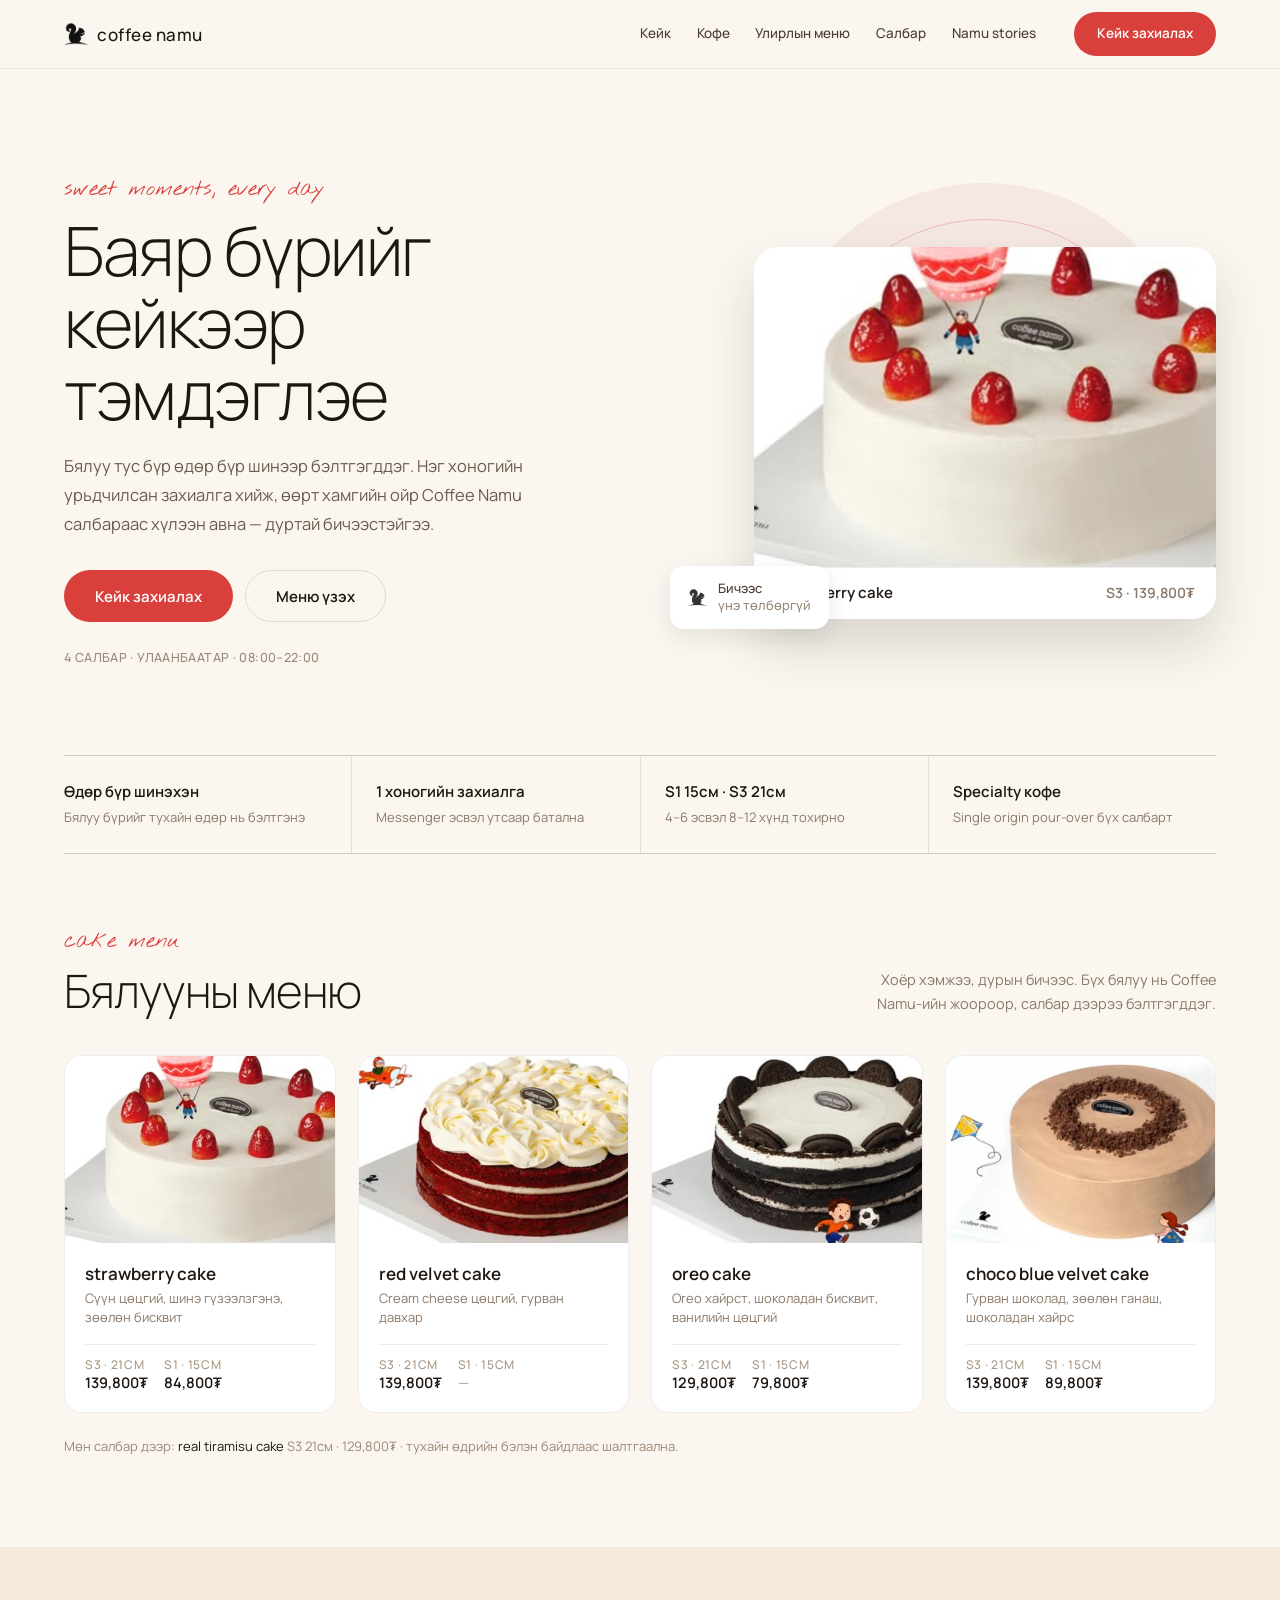
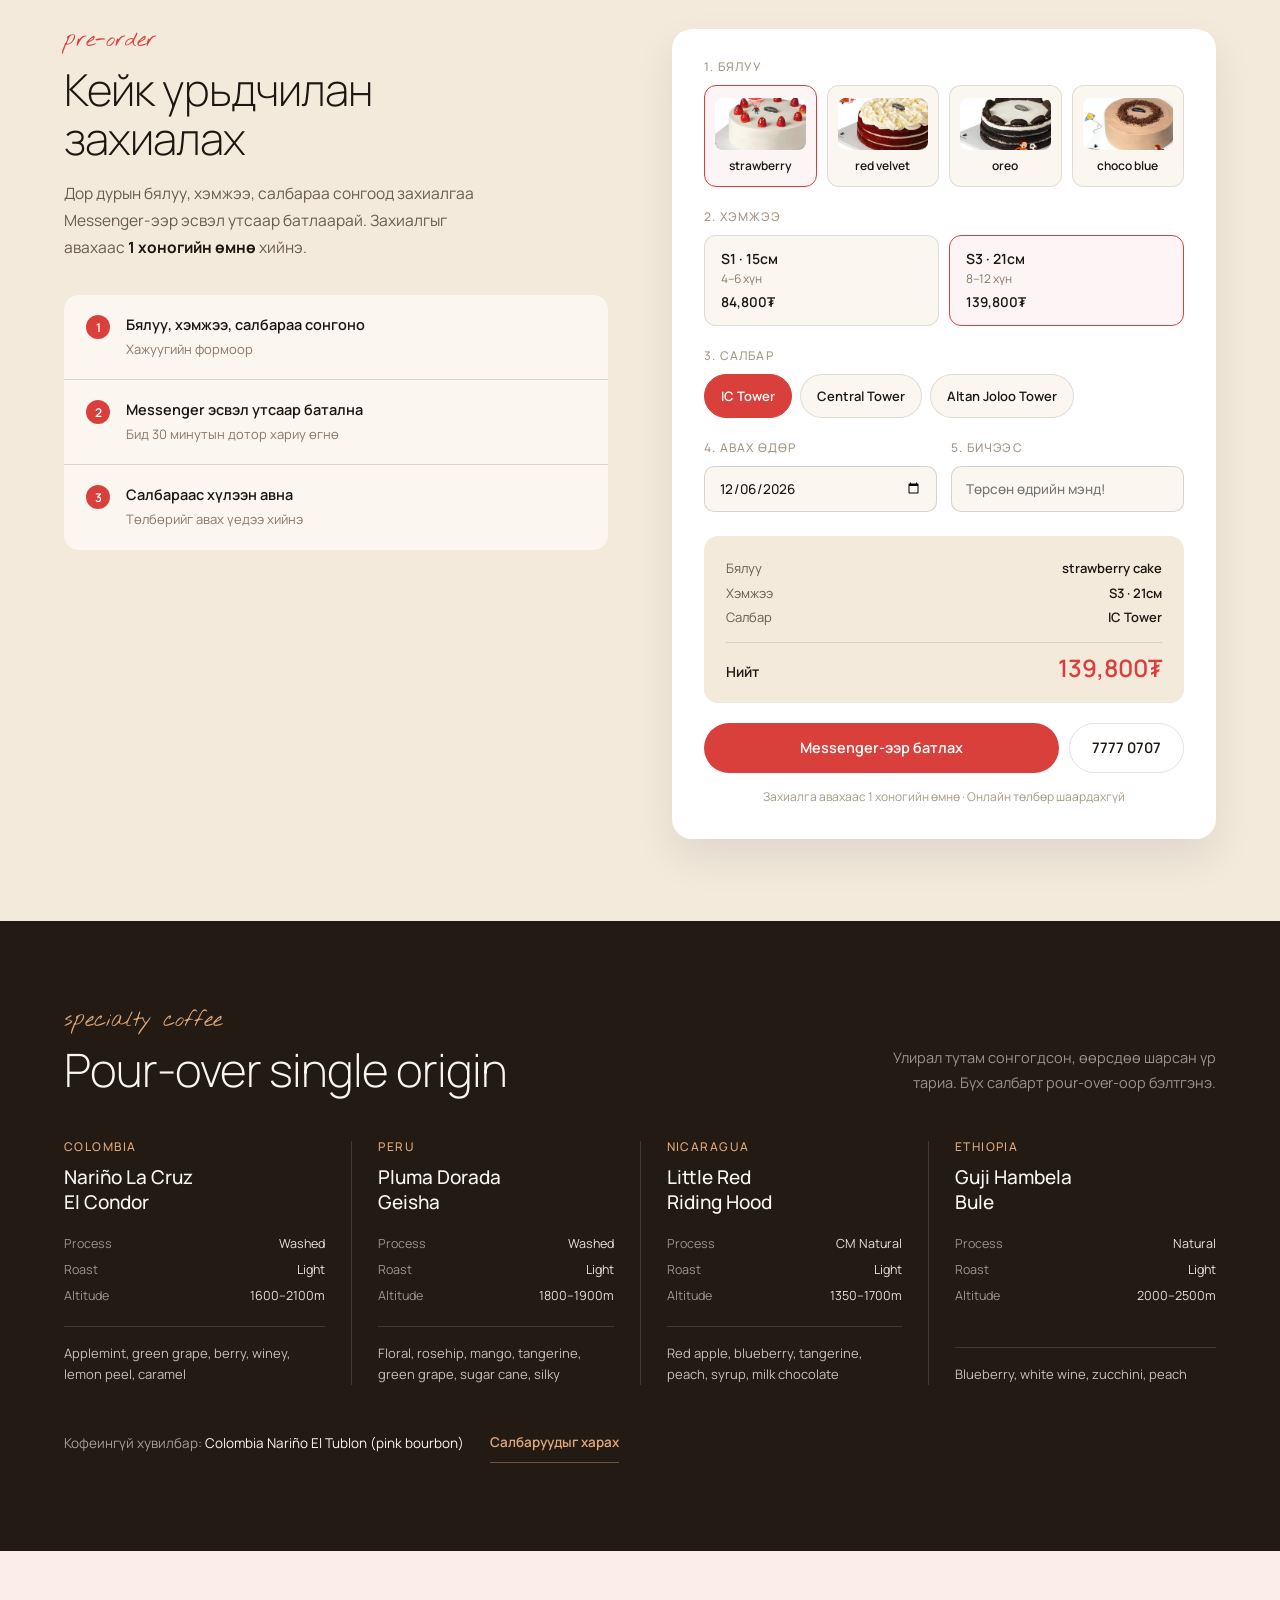
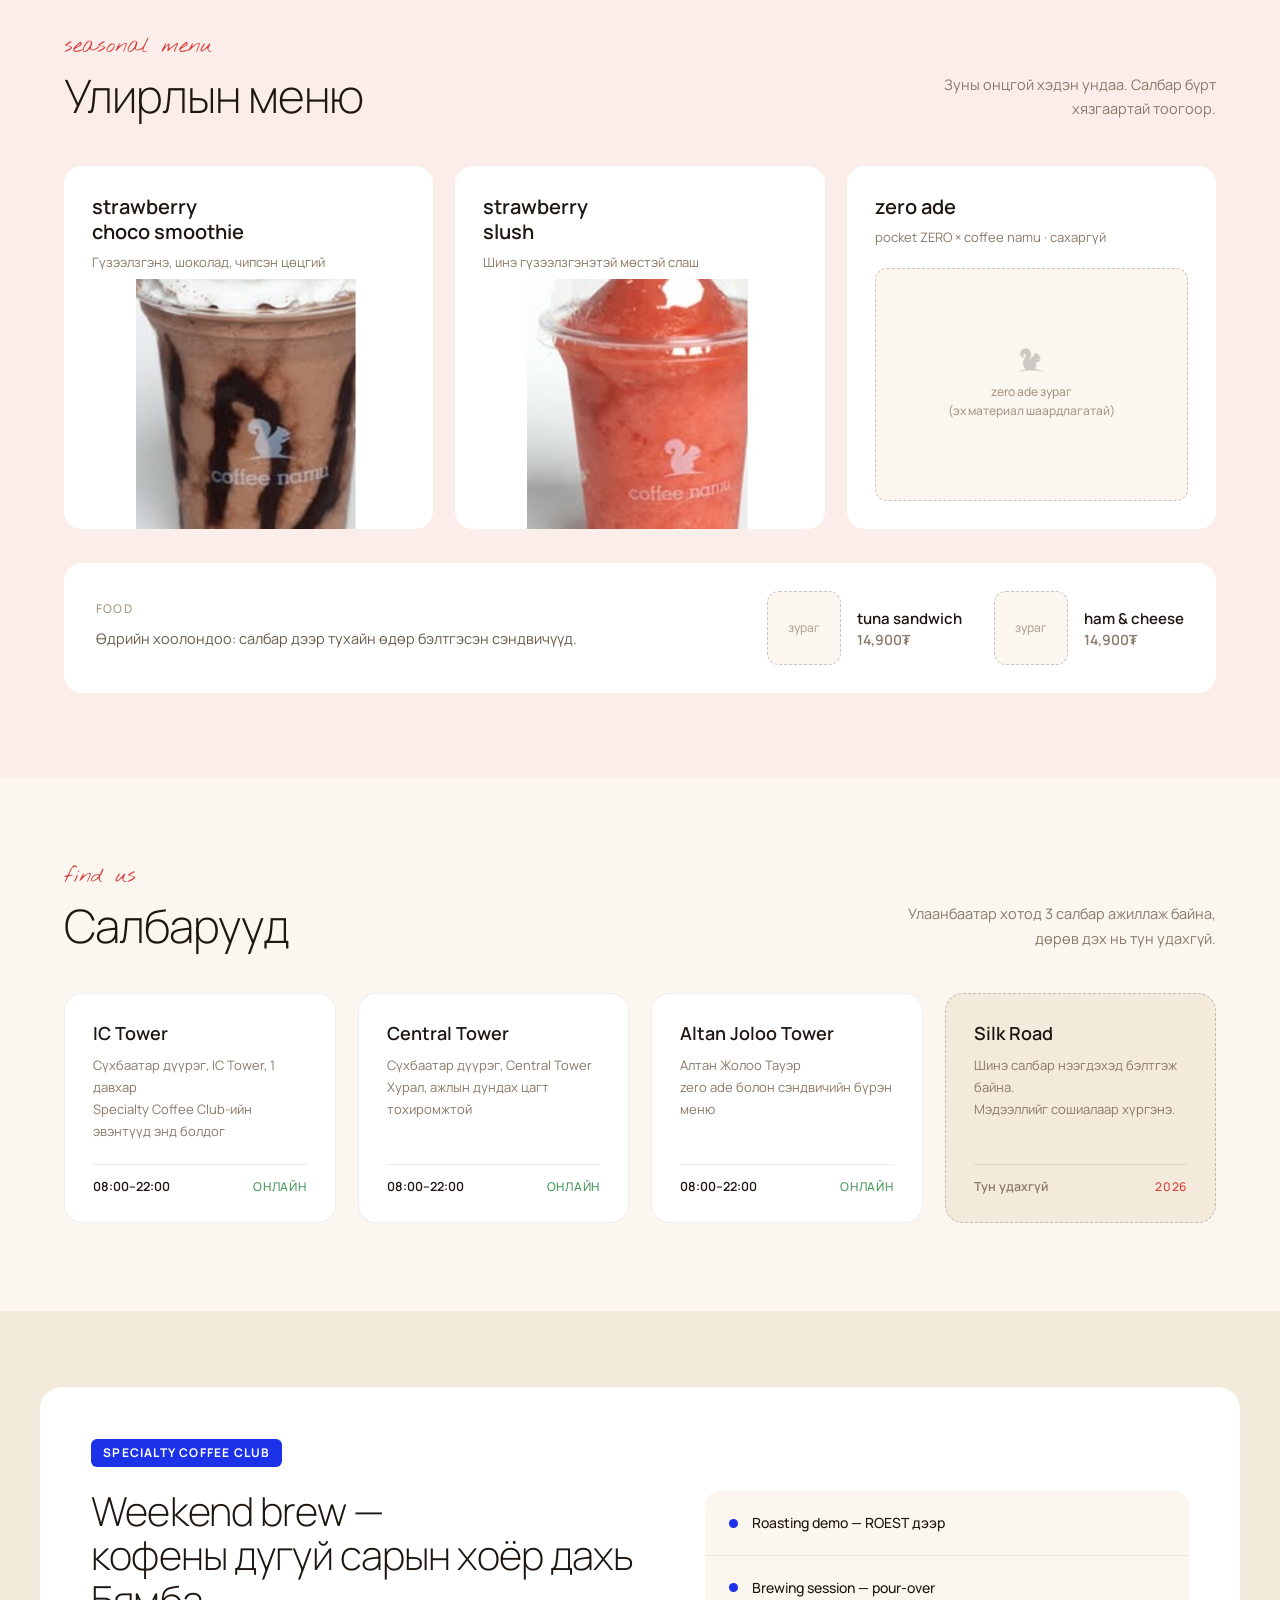
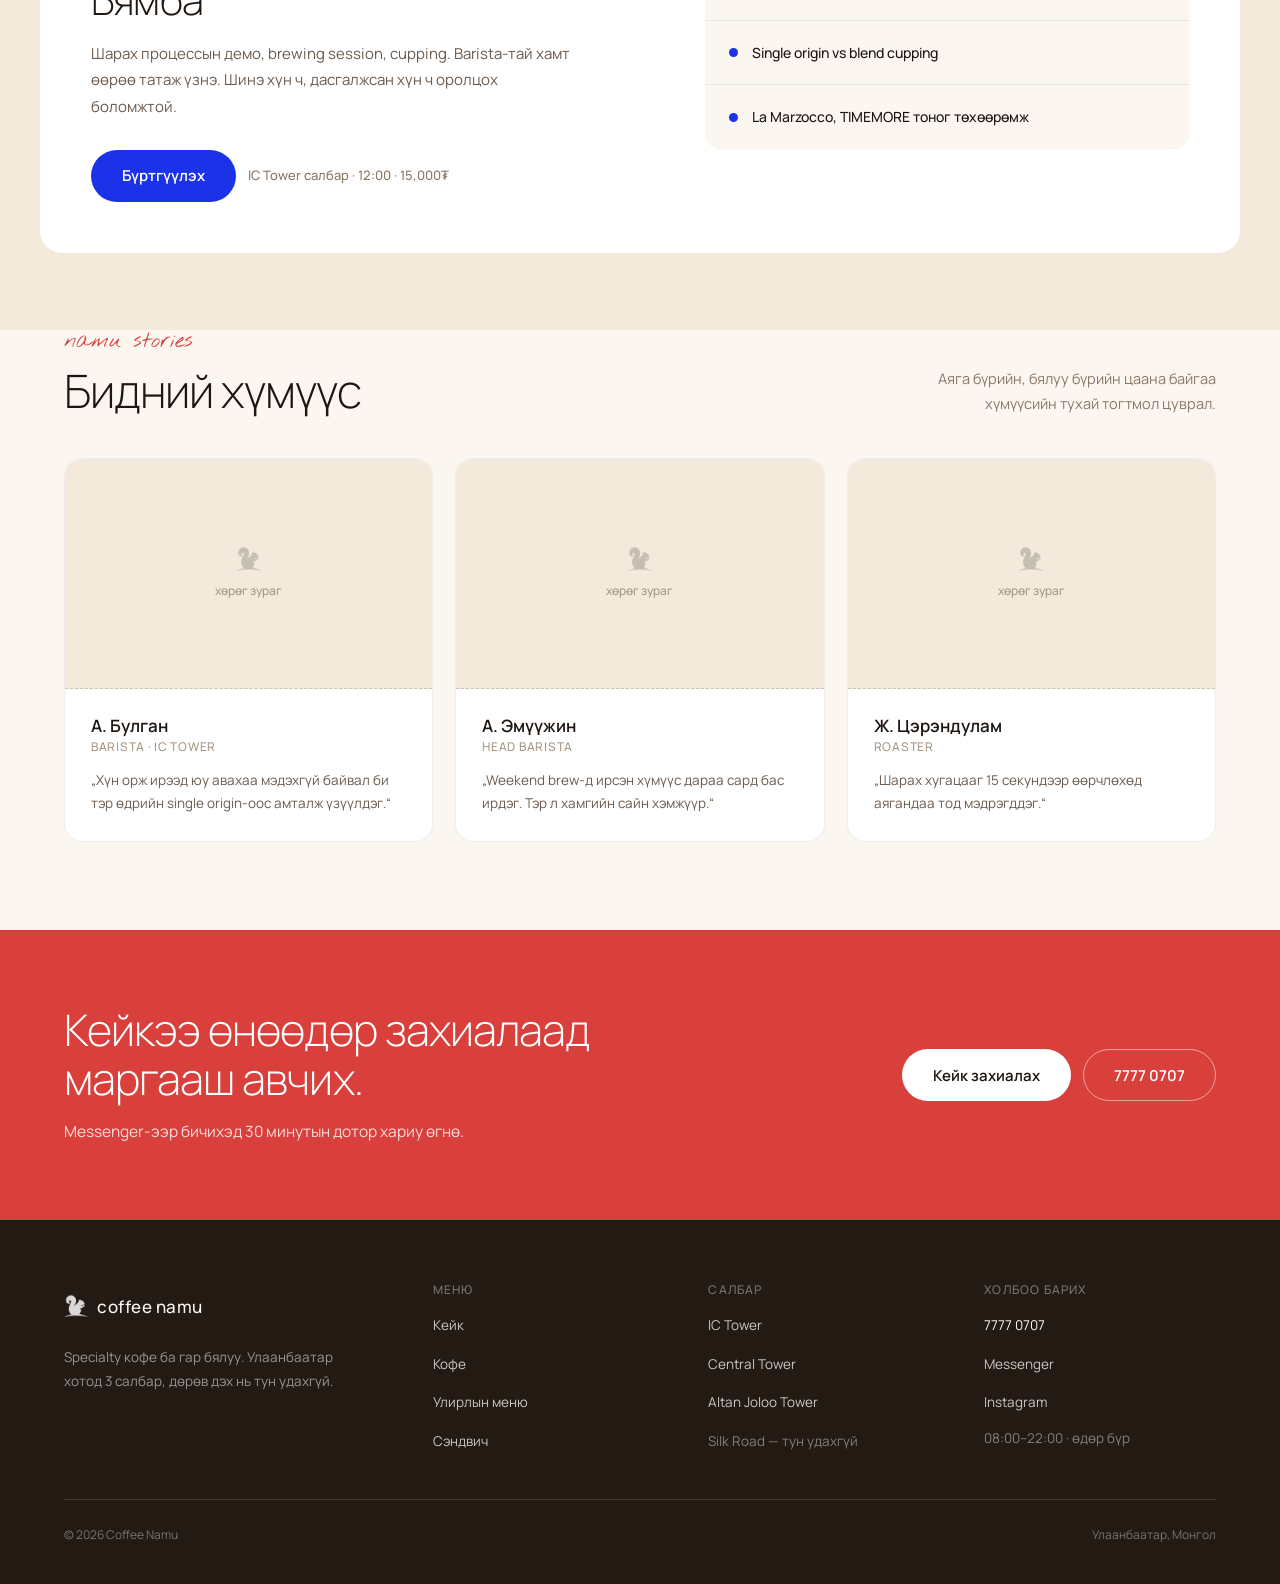
<file: coffee-namu/index.html>
<!doctype html>
<html lang="mn">
<head>
<meta charset="utf-8">
<meta name="viewport" content="width=device-width, initial-scale=1">
<meta name="robots" content="noindex">
<title>Coffee Namu — Баяр бүрийг кейкээр тэмдэглэе</title>
<meta name="description" content="Coffee Namu — Улаанбаатарын specialty кофе ба гар бялуу. Өдөр бүр шинээр бэлтгэсэн кейк, нэг хоногийн урьдчилсан захиалга, pour-over single origin кофе.">
<link rel="stylesheet" href="styles.css">
<script src="script.js" defer></script>
<noscript><style>[data-reveal]{opacity:1 !important;transform:none !important}</style></noscript>
</head>
<body>

<a class="skip-link" href="#cakes">Үндсэн агуулга руу очих</a>

<header class="site-header" id="top">
  <div class="wrap header-inner">
    <a class="lockup" href="#top" aria-label="Coffee Namu нүүр хуудас">
      <img src="assets/img/namu-mark.png" alt="" width="120" height="109">
      <span class="lockup-name">coffee namu</span>
    </a>

    <nav class="nav" aria-label="Үндсэн цэс">
      <ul>
        <li><a href="#cakes">Кейк</a></li>
        <li><a href="#coffee">Кофе</a></li>
        <li><a href="#seasonal">Улирлын меню</a></li>
        <li><a href="#branches">Салбар</a></li>
        <li><a href="#stories">Namu stories</a></li>
      </ul>
    </nav>

    <div class="header-tools">
      <a class="btn btn-accent btn-sm" href="#order">Кейк захиалах</a>
      <button class="menu-toggle" type="button" aria-expanded="false" aria-controls="mobile-nav">
        <span class="menu-bars" aria-hidden="true"><i></i><i></i><i></i></span>
        <span class="sr-only">Цэс нээх</span>
      </button>
    </div>
  </div>

  <nav class="mobile-nav" id="mobile-nav" aria-label="Гар утасны цэс" hidden>
    <ul>
      <li><a href="#cakes">Кейк</a></li>
      <li><a href="#coffee">Кофе</a></li>
      <li><a href="#seasonal">Улирлын меню</a></li>
      <li><a href="#branches">Салбар</a></li>
      <li><a href="#stories">Namu stories</a></li>
    </ul>
  </nav>
</header>

<section class="hero">
  <div class="wrap hero-grid">
    <div class="hero-copy">
      <div class="script" data-reveal>sweet moments, every day</div>
      <h1 data-reveal>Баяр бүрийг<br>кейкээр тэмдэглэе</h1>
      <p class="hero-lede" data-reveal>Бялуу тус бүр өдөр бүр шинээр бэлтгэгддэг. Нэг хоногийн урьдчилсан захиалга хийж, өөрт хамгийн ойр Coffee Namu салбараас хүлээн авна — дуртай бичээстэйгээ.</p>
      <p class="hero-actions" data-reveal>
        <a class="btn btn-accent" href="#order">Кейк захиалах</a>
        <a class="btn btn-line" href="#cakes">Меню үзэх</a>
      </p>
      <div class="hero-meta" data-reveal>4 САЛБАР · УЛААНБААТАР · 08:00–22:00</div>
    </div>

    <div class="hero-visual" data-reveal>
      <span class="hero-blob" aria-hidden="true"></span>
      <span class="hero-ring" aria-hidden="true"></span>
      <div class="hero-card">
        <img src="assets/img/cake-strawberry.jpg" alt="strawberry cake" width="931" height="645">
        <div class="hero-card-meta">
          <span class="hero-card-name">strawberry cake</span>
          <span class="hero-card-price">S3 · 139,800₮</span>
        </div>
      </div>
      <div class="hero-badge">
        <img src="assets/img/namu-mark.png" alt="" width="120" height="109">
        <span>Бичээс<br><span class="soft">үнэ төлбөргүй</span></span>
      </div>
    </div>
  </div>
</section>

<div class="wrap facts-wrap">
  <ul class="facts">
    <li><span class="fact-t">Өдөр бүр шинэхэн</span><span class="fact-d">Бялуу бүрийг тухайн өдөр нь бэлтгэнэ</span></li>
    <li><span class="fact-t">1 хоногийн захиалга</span><span class="fact-d">Messenger эсвэл утсаар батална</span></li>
    <li><span class="fact-t">S1 15см · S3 21см</span><span class="fact-d">4–6 эсвэл 8–12 хүнд тохирно</span></li>
    <li><span class="fact-t">Specialty кофе</span><span class="fact-d">Single origin pour-over бүх салбарт</span></li>
  </ul>
</div>

<section class="cakes wrap" id="cakes">
  <div class="sec-head" data-reveal>
    <div>
      <div class="script">cake menu</div>
      <h2>Бялууны меню</h2>
    </div>
    <p class="sec-note">Хоёр хэмжээ, дурын бичээс. Бүх бялуу нь Coffee Namu-ийн жоороор, салбар дээрээ бэлтгэгддэг.</p>
  </div>

  <ul class="cake-grid">
    <li class="cake" data-reveal>
      <div class="cake-media"><img src="assets/img/cake-strawberry.jpg" alt="strawberry cake" width="931" height="645"></div>
      <div class="cake-body">
        <span class="cake-name">strawberry cake</span>
        <span class="cake-desc">Сүүн цөцгий, шинэ гүзээлзгэнэ, зөөлөн бисквит</span>
        <div class="cake-prices">
          <div><span class="size-l">S3 · 21СМ</span><span class="size-p">139,800₮</span></div>
          <div><span class="size-l">S1 · 15СМ</span><span class="size-p">84,800₮</span></div>
        </div>
      </div>
    </li>
    <li class="cake" data-reveal>
      <div class="cake-media"><img src="assets/img/cake-redvelvet.jpg" alt="red velvet cake" width="931" height="645"></div>
      <div class="cake-body">
        <span class="cake-name">red velvet cake</span>
        <span class="cake-desc">Cream cheese цөцгий, гурван давхар</span>
        <div class="cake-prices">
          <div><span class="size-l">S3 · 21СМ</span><span class="size-p">139,800₮</span></div>
          <div><span class="size-l">S1 · 15СМ</span><span class="size-p size-none">—</span></div>
        </div>
      </div>
    </li>
    <li class="cake" data-reveal>
      <div class="cake-media"><img src="assets/img/cake-oreo.jpg" alt="oreo cake" width="931" height="645"></div>
      <div class="cake-body">
        <span class="cake-name">oreo cake</span>
        <span class="cake-desc">Oreo хайрст, шоколадан бисквит, ванилийн цөцгий</span>
        <div class="cake-prices">
          <div><span class="size-l">S3 · 21СМ</span><span class="size-p">129,800₮</span></div>
          <div><span class="size-l">S1 · 15СМ</span><span class="size-p">79,800₮</span></div>
        </div>
      </div>
    </li>
    <li class="cake" data-reveal>
      <div class="cake-media"><img src="assets/img/cake-choco.jpg" alt="choco blue velvet cake" width="931" height="645"></div>
      <div class="cake-body">
        <span class="cake-name">choco blue velvet cake</span>
        <span class="cake-desc">Гурван шоколад, зөөлөн ганаш, шоколадан хайрс</span>
        <div class="cake-prices">
          <div><span class="size-l">S3 · 21СМ</span><span class="size-p">139,800₮</span></div>
          <div><span class="size-l">S1 · 15СМ</span><span class="size-p">89,800₮</span></div>
        </div>
      </div>
    </li>
  </ul>

  <div class="cake-note">Мөн салбар дээр: <span class="strong">real tiramisu cake</span> S3 21см · 129,800₮ · тухайн өдрийн бэлэн байдлаас шалтгаална.</div>
</section>

<section class="order" id="order">
  <div class="wrap order-grid">
    <div data-reveal>
      <div class="script">pre-order</div>
      <h2>Кейк урьдчилан<br>захиалах</h2>
      <p class="order-lede">Дор дурын бялуу, хэмжээ, салбараа сонгоод захиалгаа Messenger-ээр эсвэл утсаар батлаарай. Захиалгыг авахаас <b>1 хоногийн өмнө</b> хийнэ.</p>
      <ol class="steps">
        <li><span class="step-n">1</span><div><span class="step-t">Бялуу, хэмжээ, салбараа сонгоно</span><span class="step-d">Хажуугийн формоор</span></div></li>
        <li><span class="step-n">2</span><div><span class="step-t">Messenger эсвэл утсаар батална</span><span class="step-d">Бид 30 минутын дотор хариу өгнө</span></div></li>
        <li><span class="step-n">3</span><div><span class="step-t">Салбараас хүлээн авна</span><span class="step-d">Төлбөрийг авах үедээ хийнэ</span></div></li>
      </ol>
    </div>

    <div class="builder" data-reveal>
      <div class="field-label" id="lbl-cake">1. БЯЛУУ</div>
      <div class="chip-grid" role="group" aria-labelledby="lbl-cake">
        <button class="chip is-on" type="button" data-cake="strawberry">
          <span class="chip-img"><img src="assets/img/cake-strawberry.jpg" alt="" width="931" height="645"></span>
          <span class="chip-name">strawberry</span>
        </button>
        <button class="chip" type="button" data-cake="redvelvet">
          <span class="chip-img"><img src="assets/img/cake-redvelvet.jpg" alt="" width="931" height="645"></span>
          <span class="chip-name">red velvet</span>
        </button>
        <button class="chip" type="button" data-cake="oreo">
          <span class="chip-img"><img src="assets/img/cake-oreo.jpg" alt="" width="931" height="645"></span>
          <span class="chip-name">oreo</span>
        </button>
        <button class="chip" type="button" data-cake="choco">
          <span class="chip-img"><img src="assets/img/cake-choco.jpg" alt="" width="931" height="645"></span>
          <span class="chip-name">choco blue</span>
        </button>
      </div>

      <div class="field-label" id="lbl-size">2. ХЭМЖЭЭ</div>
      <div class="size-grid" role="group" aria-labelledby="lbl-size">
        <button class="size" type="button" data-size="S1">
          <span class="size-name">S1 · 15см</span>
          <span class="size-sub">4–6 хүн</span>
          <span class="size-price">84,800₮</span>
        </button>
        <button class="size is-on" type="button" data-size="S3">
          <span class="size-name">S3 · 21см</span>
          <span class="size-sub">8–12 хүн</span>
          <span class="size-price">139,800₮</span>
        </button>
      </div>

      <div class="field-label" id="lbl-branch">3. САЛБАР</div>
      <div class="branch-row" role="group" aria-labelledby="lbl-branch">
        <button class="branch is-on" type="button" data-branch="IC Tower">IC Tower</button>
        <button class="branch" type="button" data-branch="Central Tower">Central Tower</button>
        <button class="branch" type="button" data-branch="Altan Joloo Tower">Altan Joloo Tower</button>
      </div>

      <div class="field-row">
        <div>
          <label class="field-label" for="pickup">4. АВАХ ӨДӨР</label>
          <input id="pickup" type="date">
        </div>
        <div>
          <label class="field-label" for="msg">5. БИЧЭЭС</label>
          <input id="msg" type="text" placeholder="Төрсөн өдрийн мэнд!" maxlength="40">
        </div>
      </div>

      <div class="summary">
        <div class="sum-row"><span>Бялуу</span><span class="sum-v" data-sum="cake">strawberry cake</span></div>
        <div class="sum-row"><span>Хэмжээ</span><span class="sum-v" data-sum="size">S3 · 21см</span></div>
        <div class="sum-row"><span>Салбар</span><span class="sum-v" data-sum="branch">IC Tower</span></div>
        <div class="sum-total"><span>Нийт</span><span class="sum-price" data-sum="total">139,800₮</span></div>
      </div>

      <div class="builder-actions">
        <a class="btn btn-accent btn-grow" href="#order">Messenger-ээр батлах</a>
        <a class="btn btn-line" href="tel:77770707">7777 0707</a>
      </div>
      <div class="builder-note">Захиалга авахаас 1 хоногийн өмнө · Онлайн төлбөр шаардахгүй</div>
    </div>
  </div>
</section>

<section class="coffee" id="coffee">
  <div class="wrap">
    <div class="sec-head" data-reveal>
      <div>
        <div class="script script-tan">specialty coffee</div>
        <h2>Pour-over single origin</h2>
      </div>
      <p class="sec-note">Улирал тутам сонгогдсон, өөрсдөө шарсан үр тариа. Бүх салбарт pour-over-оор бэлтгэнэ.</p>
    </div>

    <ul class="bean-grid">
      <li class="bean" data-reveal>
        <div class="bean-origin">COLOMBIA</div>
        <div class="bean-name">Nariño La Cruz<br>El Condor</div>
        <dl class="bean-specs">
          <div><dt>Process</dt><dd>Washed</dd></div>
          <div><dt>Roast</dt><dd>Light</dd></div>
          <div><dt>Altitude</dt><dd>1600–2100m</dd></div>
        </dl>
        <div class="bean-notes">Applemint, green grape, berry, winey, lemon peel, caramel</div>
      </li>
      <li class="bean" data-reveal>
        <div class="bean-origin">PERU</div>
        <div class="bean-name">Pluma Dorada<br>Geisha</div>
        <dl class="bean-specs">
          <div><dt>Process</dt><dd>Washed</dd></div>
          <div><dt>Roast</dt><dd>Light</dd></div>
          <div><dt>Altitude</dt><dd>1800–1900m</dd></div>
        </dl>
        <div class="bean-notes">Floral, rosehip, mango, tangerine, green grape, sugar cane, silky</div>
      </li>
      <li class="bean" data-reveal>
        <div class="bean-origin">NICARAGUA</div>
        <div class="bean-name">Little Red<br>Riding Hood</div>
        <dl class="bean-specs">
          <div><dt>Process</dt><dd>CM Natural</dd></div>
          <div><dt>Roast</dt><dd>Light</dd></div>
          <div><dt>Altitude</dt><dd>1350–1700m</dd></div>
        </dl>
        <div class="bean-notes">Red apple, blueberry, tangerine, peach, syrup, milk chocolate</div>
      </li>
      <li class="bean" data-reveal>
        <div class="bean-origin">ETHIOPIA</div>
        <div class="bean-name">Guji Hambela<br>Bule</div>
        <dl class="bean-specs">
          <div><dt>Process</dt><dd>Natural</dd></div>
          <div><dt>Roast</dt><dd>Light</dd></div>
          <div><dt>Altitude</dt><dd>2000–2500m</dd></div>
        </dl>
        <div class="bean-notes">Blueberry, white wine, zucchini, peach</div>
      </li>
    </ul>

    <p class="coffee-foot">
      <span class="decaf">Кофеингүй хувилбар: <span class="strong-light">Colombia Nariño El Tublon (pink bourbon)</span></span>
      <a class="coffee-link" href="#branches">Салбаруудыг харах</a>
    </p>
  </div>
</section>

<section class="seasonal" id="seasonal">
  <div class="wrap">
    <div class="sec-head" data-reveal>
      <div>
        <div class="script">seasonal menu</div>
        <h2>Улирлын меню</h2>
      </div>
      <p class="sec-note">Зуны онцгой хэдэн ундаа. Салбар бүрт хязгаартай тоогоор.</p>
    </div>

    <ul class="drink-grid">
      <li class="drink" data-reveal>
        <span class="drink-name">strawberry<br>choco smoothie</span>
        <span class="drink-desc">Гүзээлзгэнэ, шоколад, чипсэн цөцгий</span>
        <div class="drink-media"><img src="assets/img/drink-smoothie.jpg" alt="strawberry choco smoothie" width="432" height="946"></div>
      </li>
      <li class="drink" data-reveal>
        <span class="drink-name">strawberry<br>slush</span>
        <span class="drink-desc">Шинэ гүзээлзгэнэтэй мөстэй слаш</span>
        <div class="drink-media"><img src="assets/img/drink-slush.jpg" alt="strawberry slush" width="432" height="962"></div>
      </li>
      <li class="drink drink-flat" data-reveal>
        <span class="drink-name">zero ade</span>
        <span class="drink-desc">pocket ZERO × coffee namu · сахаргүй</span>
        <div class="placeholder placeholder-tall">
          <img src="assets/img/namu-mark.png" alt="" width="120" height="109">
          <span>zero ade зураг<br>(эх материал шаардлагатай)</span>
        </div>
      </li>
    </ul>

    <div class="food" data-reveal>
      <div>
        <div class="field-label">FOOD</div>
        <div class="food-lede">Өдрийн хоолондоо: салбар дээр тухайн өдөр бэлтгэсэн сэндвичүүд.</div>
      </div>
      <div class="food-item">
        <span class="placeholder placeholder-sm">зураг</span>
        <div><span class="food-name">tuna sandwich</span><span class="food-price">14,900₮</span></div>
      </div>
      <div class="food-item">
        <span class="placeholder placeholder-sm">зураг</span>
        <div><span class="food-name">ham &amp; cheese</span><span class="food-price">14,900₮</span></div>
      </div>
    </div>
  </div>
</section>

<section class="branches wrap" id="branches">
  <div class="sec-head" data-reveal>
    <div>
      <div class="script">find us</div>
      <h2>Салбарууд</h2>
    </div>
    <p class="sec-note">Улаанбаатар хотод 3 салбар ажиллаж байна, дөрөв дэх нь тун удахгүй.</p>
  </div>

  <ul class="branch-grid">
    <li class="branch-card" data-reveal>
      <span class="branch-name">IC Tower</span>
      <span class="branch-desc">Сүхбаатар дүүрэг, IC Tower, 1 давхар<br>Specialty Coffee Club-ийн эвэнтүүд энд болдог</span>
      <div class="branch-foot"><span class="branch-hours">08:00–22:00</span><span class="tag tag-live">ОНЛАЙН</span></div>
    </li>
    <li class="branch-card" data-reveal>
      <span class="branch-name">Central Tower</span>
      <span class="branch-desc">Сүхбаатар дүүрэг, Central Tower<br>Хурал, ажлын дундах цагт тохиромжтой</span>
      <div class="branch-foot"><span class="branch-hours">08:00–22:00</span><span class="tag tag-live">ОНЛАЙН</span></div>
    </li>
    <li class="branch-card" data-reveal>
      <span class="branch-name">Altan Joloo Tower</span>
      <span class="branch-desc">Алтан Жолоо Тауэр<br>zero ade болон сэндвичийн бүрэн меню</span>
      <div class="branch-foot"><span class="branch-hours">08:00–22:00</span><span class="tag tag-live">ОНЛАЙН</span></div>
    </li>
    <li class="branch-card branch-soon" data-reveal>
      <span class="branch-name">Silk Road</span>
      <span class="branch-desc">Шинэ салбар нээгдэхэд бэлтгэж байна.<br>Мэдээллийг сошиалаар хүргэнэ.</span>
      <div class="branch-foot"><span class="branch-hours soon">Тун удахгүй</span><span class="tag tag-soon">2026</span></div>
    </li>
  </ul>
</section>

<section class="club">
  <div class="wrap club-card" data-reveal>
    <div>
      <div class="club-badge">SPECIALTY COFFEE CLUB</div>
      <h2>Weekend brew —<br>кофены дугуй сарын хоёр дахь Бямба</h2>
      <p class="club-lede">Шарах процессын демо, brewing session, cupping. Barista-тай хамт өөрөө татаж үзнэ. Шинэ хүн ч, дасгалжсан хүн ч оролцох боломжтой.</p>
      <p class="club-actions">
        <a class="btn btn-blue" href="#order">Бүртгүүлэх</a>
        <span class="club-meta">IC Tower салбар · 12:00 · 15,000₮</span>
      </p>
    </div>
    <ul class="club-list">
      <li><span class="dot" aria-hidden="true"></span>Roasting demo — ROEST дээр</li>
      <li><span class="dot" aria-hidden="true"></span>Brewing session — pour-over</li>
      <li><span class="dot" aria-hidden="true"></span>Single origin vs blend cupping</li>
      <li><span class="dot" aria-hidden="true"></span>La Marzocco, TIMEMORE тоног төхөөрөмж</li>
    </ul>
  </div>
</section>

<section class="stories wrap" id="stories">
  <div class="sec-head" data-reveal>
    <div>
      <div class="script">namu stories</div>
      <h2>Бидний хүмүүс</h2>
    </div>
    <p class="sec-note">Аяга бүрийн, бялуу бүрийн цаана байгаа хүмүүсийн тухай тогтмол цуврал.</p>
  </div>

  <ul class="story-grid">
    <li class="story" data-reveal>
      <div class="placeholder placeholder-portrait"><img src="assets/img/namu-mark.png" alt="" width="120" height="109"><span>хөрөг зураг</span></div>
      <div class="story-body">
        <span class="story-name">А. Булган</span>
        <span class="story-role">BARISTA · IC TOWER</span>
        <span class="story-quote">„Хүн орж ирээд юу авахаа мэдэхгүй байвал би тэр өдрийн single origin-оос амталж үзүүлдэг.“</span>
      </div>
    </li>
    <li class="story" data-reveal>
      <div class="placeholder placeholder-portrait"><img src="assets/img/namu-mark.png" alt="" width="120" height="109"><span>хөрөг зураг</span></div>
      <div class="story-body">
        <span class="story-name">А. Эмүүжин</span>
        <span class="story-role">HEAD BARISTA</span>
        <span class="story-quote">„Weekend brew-д ирсэн хүмүүс дараа сард бас ирдэг. Тэр л хамгийн сайн хэмжүүр.“</span>
      </div>
    </li>
    <li class="story" data-reveal>
      <div class="placeholder placeholder-portrait"><img src="assets/img/namu-mark.png" alt="" width="120" height="109"><span>хөрөг зураг</span></div>
      <div class="story-body">
        <span class="story-name">Ж. Цэрэндулам</span>
        <span class="story-role">ROASTER</span>
        <span class="story-quote">„Шарах хугацааг 15 секундээр өөрчлөхөд аягандаа тод мэдрэгддэг.“</span>
      </div>
    </li>
  </ul>
</section>

<section class="closing">
  <div class="wrap closing-inner">
    <div>
      <h2>Кейкээ өнөөдөр захиалаад<br>маргааш авчих.</h2>
      <p class="closing-lede">Messenger-ээр бичихэд 30 минутын дотор хариу өгнө.</p>
    </div>
    <p class="closing-actions">
      <a class="btn btn-white" href="#order">Кейк захиалах</a>
      <a class="btn btn-line-light" href="tel:77770707">7777 0707</a>
    </p>
  </div>
</section>

<footer class="site-footer">
  <div class="wrap">
    <div class="footer-grid">
      <div>
        <div class="lockup footer-lockup">
          <img src="assets/img/namu-mark.png" alt="" width="120" height="109">
          <span class="lockup-name">coffee namu</span>
        </div>
        <p class="footer-note">Specialty кофе ба гар бялуу. Улаанбаатар хотод 3 салбар, дөрөв дэх нь тун удахгүй.</p>
      </div>

      <div>
        <h2 class="footer-h">МЕНЮ</h2>
        <ul class="footer-links">
          <li><a href="#cakes">Кейк</a></li>
          <li><a href="#coffee">Кофе</a></li>
          <li><a href="#seasonal">Улирлын меню</a></li>
          <li><a href="#seasonal">Сэндвич</a></li>
        </ul>
      </div>

      <div>
        <h2 class="footer-h">САЛБАР</h2>
        <ul class="footer-links footer-plain">
          <li>IC Tower</li>
          <li>Central Tower</li>
          <li>Altan Joloo Tower</li>
          <li class="dim">Silk Road — тун удахгүй</li>
        </ul>
      </div>

      <div>
        <h2 class="footer-h">ХОЛБОО БАРИХ</h2>
        <ul class="footer-links">
          <li><a class="bright" href="tel:77770707">7777 0707</a></li>
          <li><a href="#order">Messenger</a></li>
          <li><a href="#order">Instagram</a></li>
          <li class="dim">08:00–22:00 · өдөр бүр</li>
        </ul>
      </div>
    </div>

    <div class="footer-bottom">
      <span>© 2026 Coffee Namu</span>
      <span>Улаанбаатар, Монгол</span>
    </div>
  </div>
</footer>

</body>
</html>
</file>
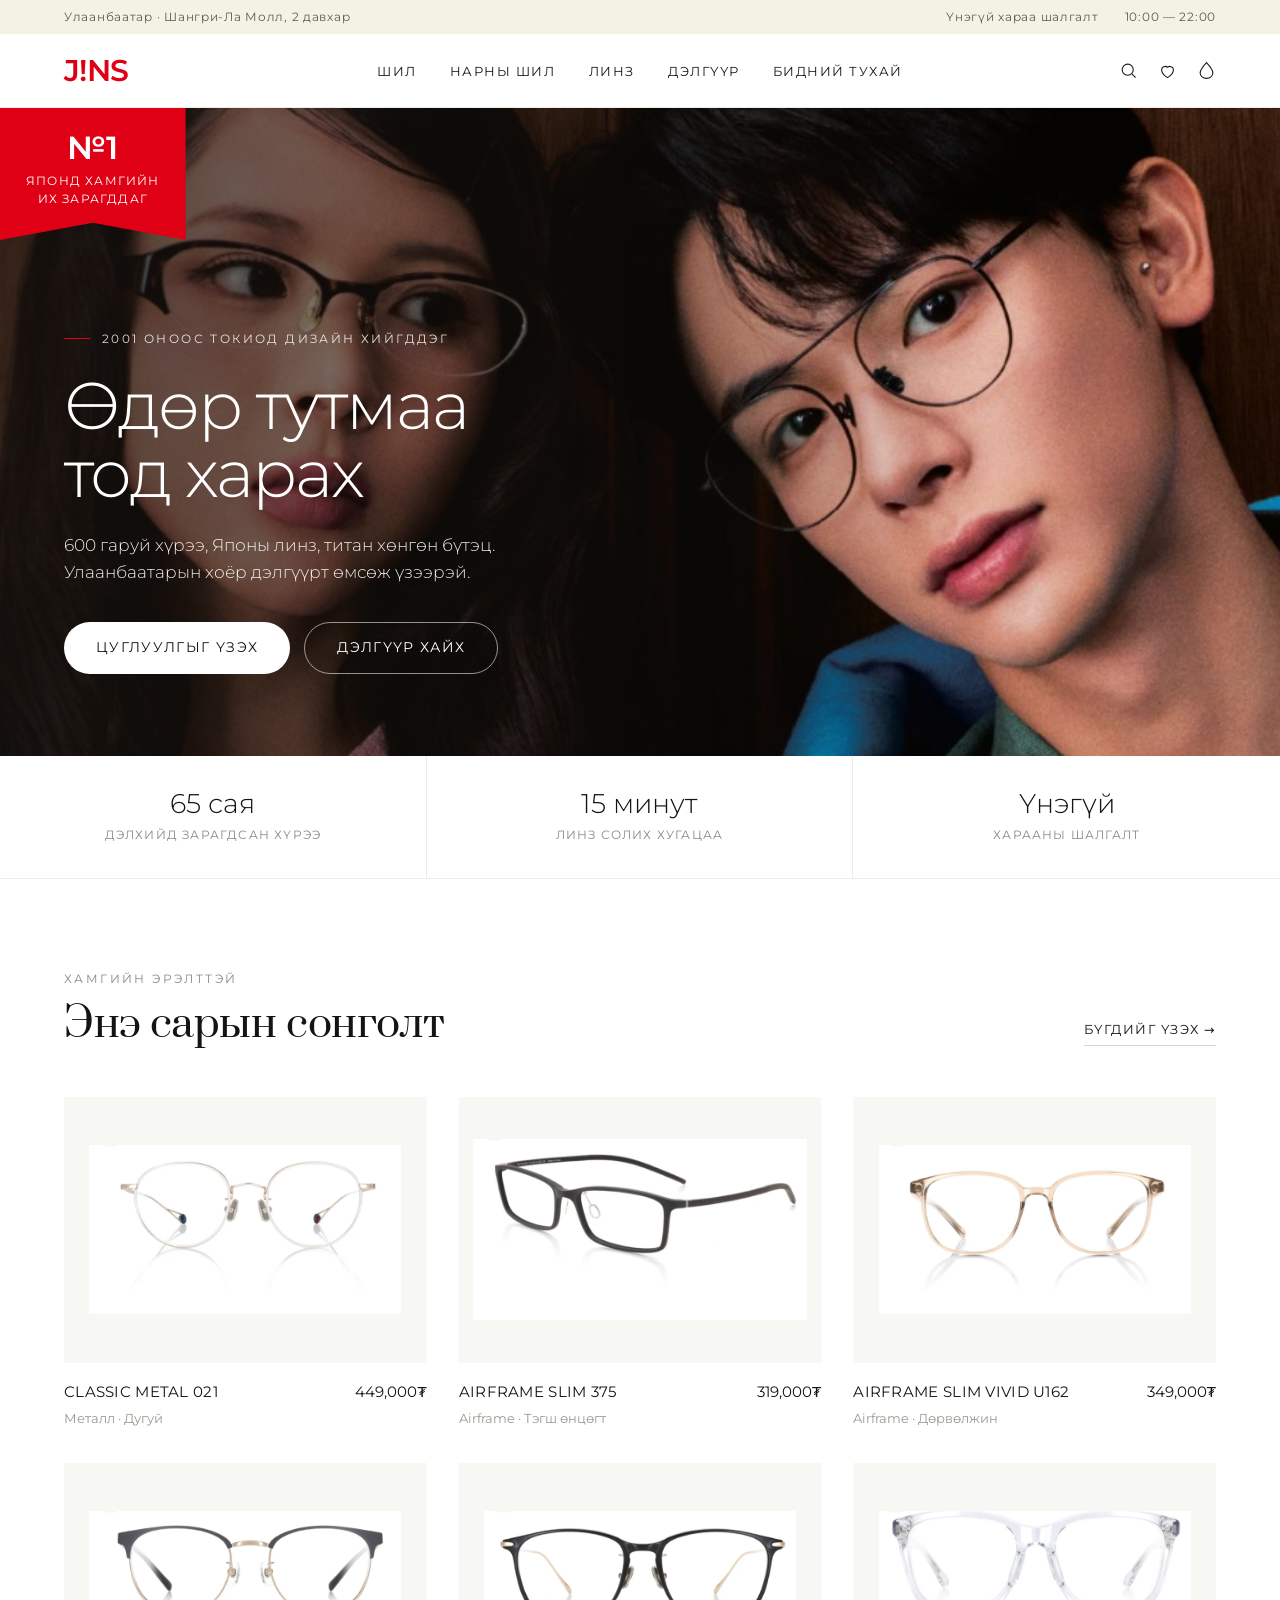
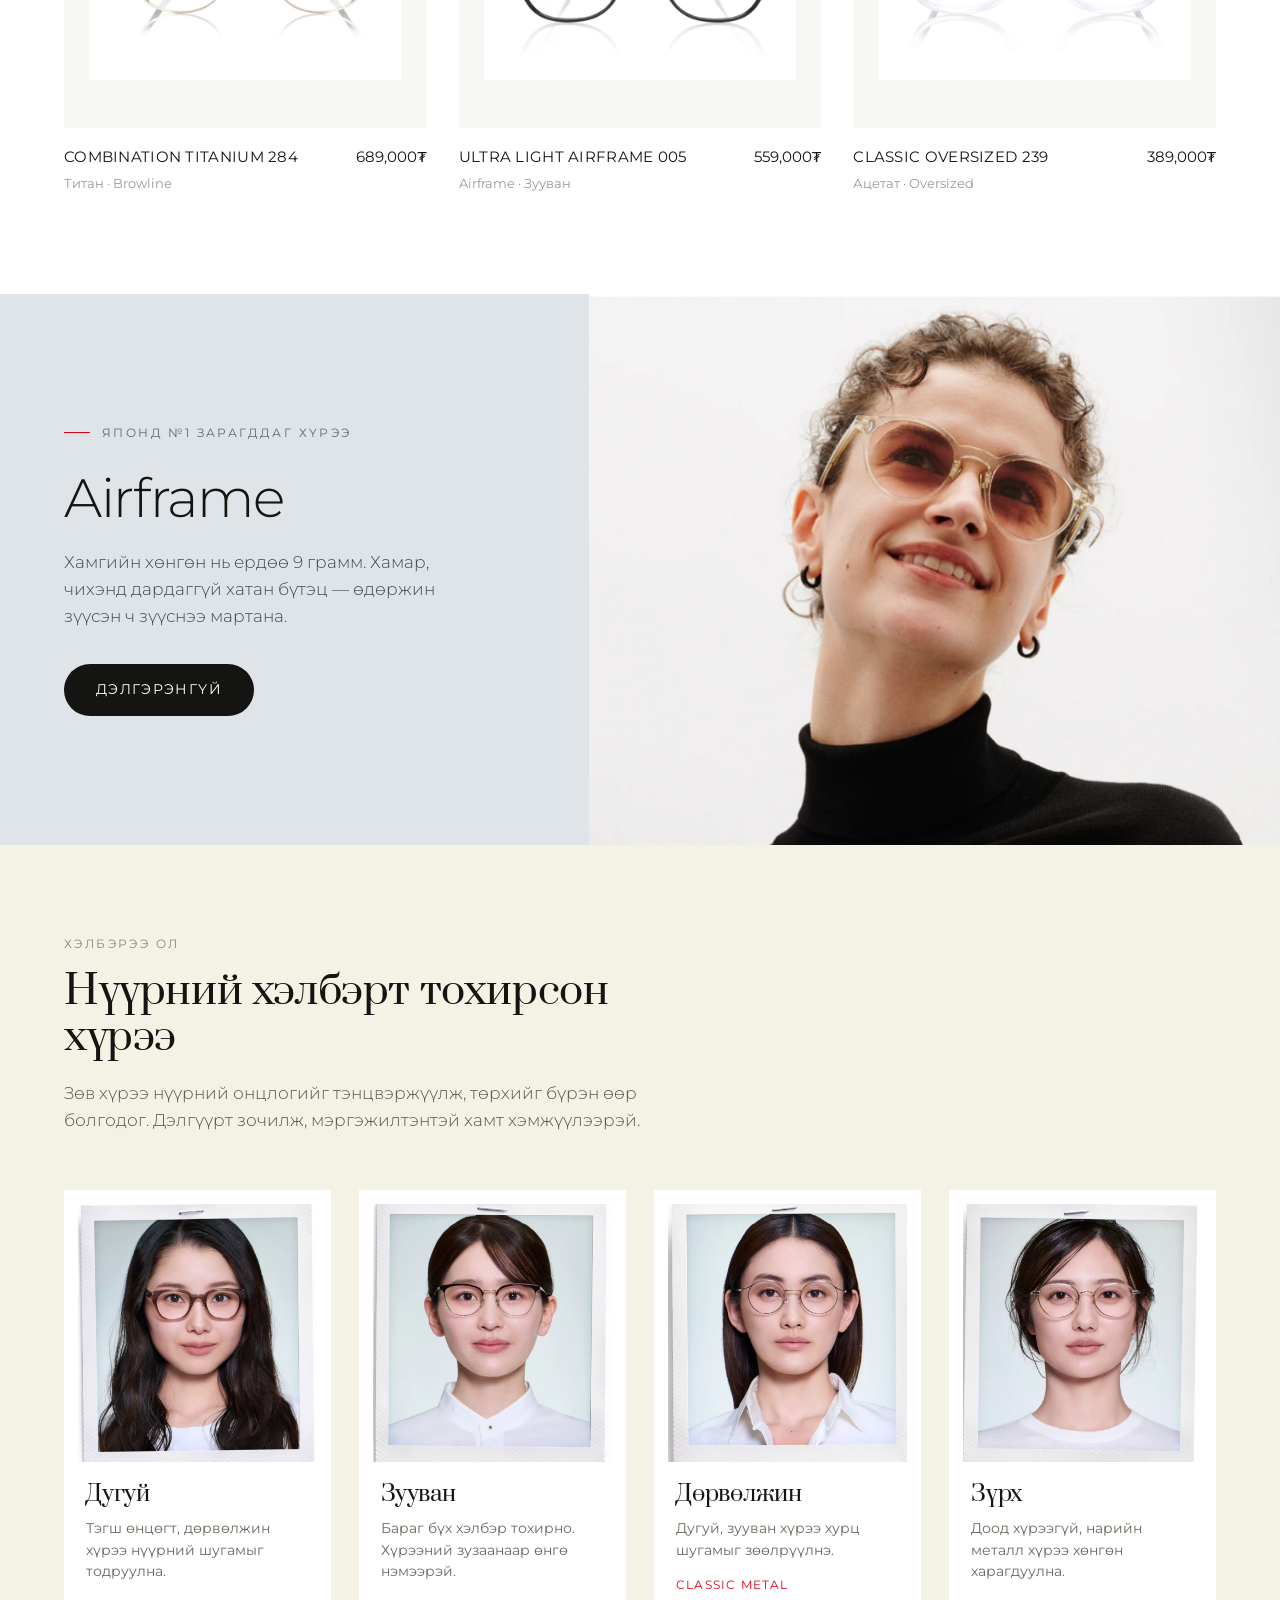
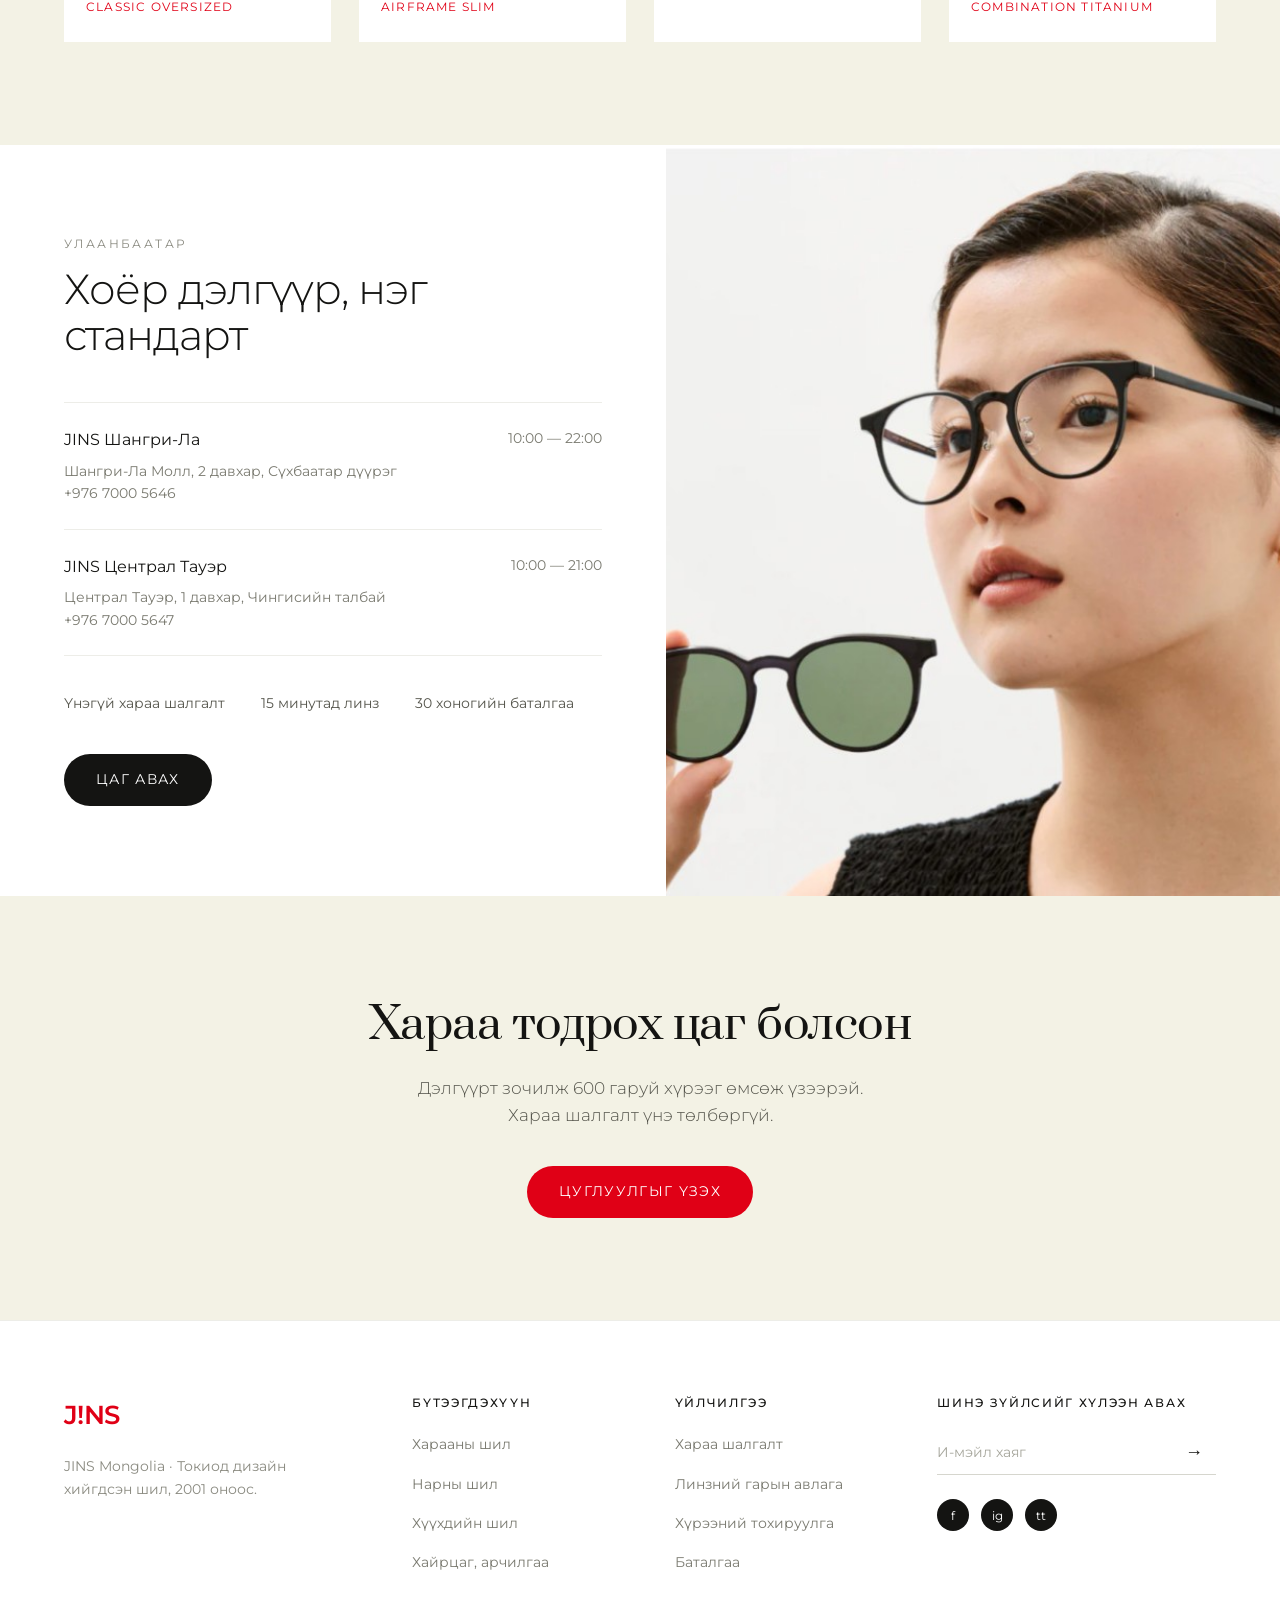
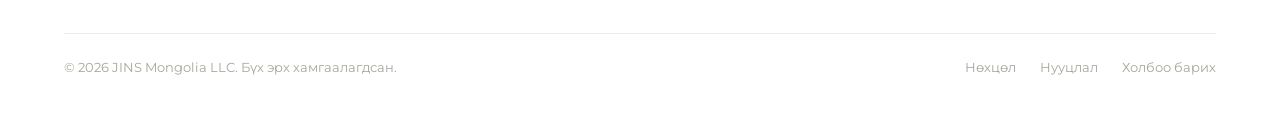
<file: jins-mongolia/index.html>
<!doctype html>
<html lang="mn">
<head>
<meta charset="utf-8">
<meta name="viewport" content="width=device-width, initial-scale=1">
<meta name="robots" content="noindex">
<title>JINS Mongolia — Өдөр тутмаа тод харах</title>
<meta name="description" content="JINS Mongolia — Токиод дизайн хийгдсэн шил. 600 гаруй хүрээ, Японы линз, титан хөнгөн бүтэц. Улаанбаатарын хоёр дэлгүүрт өмсөж үзээрэй.">
<link rel="stylesheet" href="styles.css">
<script src="script.js" defer></script>
<noscript><style>[data-reveal]{opacity:1 !important;transform:none !important}</style></noscript>
</head>
<body>

<a class="skip-link" href="#frames">Үндсэн агуулга руу очих</a>

<div class="utility">
  <span class="utility-loc">Улаанбаатар · Шангри-Ла Молл, 2 давхар</span>
  <span class="utility-meta">
    <span class="utility-hide">Үнэгүй хараа шалгалт</span>
    <span>10:00 — 22:00</span>
  </span>
</div>

<header class="site-header" id="top">
  <a class="brand" href="#top" aria-label="JINS Mongolia нүүр хуудас">J!NS</a>

  <nav class="nav" aria-label="Үндсэн цэс">
    <ul>
      <li><a href="#frames">ШИЛ</a></li>
      <li><a href="#frames">НАРНЫ ШИЛ</a></li>
      <li><a href="#airframe">ЛИНЗ</a></li>
      <li><a href="#stores">ДЭЛГҮҮР</a></li>
      <li><a href="#airframe">БИДНИЙ ТУХАЙ</a></li>
    </ul>
  </nav>

  <div class="header-tools">
    <span class="icons" aria-hidden="true">
      <svg viewBox="0 0 24 24" fill="none" stroke="currentColor" stroke-width="1.4"><circle cx="11" cy="11" r="7"/><path d="M16.5 16.5 21 21"/></svg>
      <svg viewBox="0 0 24 24" fill="none" stroke="currentColor" stroke-width="1.4"><path d="M12 21s-7.5-4.7-7.5-10A4.5 4.5 0 0 1 12 8a4.5 4.5 0 0 1 7.5 3c0 5.3-7.5 10-7.5 10Z"/></svg>
      <svg viewBox="0 0 24 24" fill="none" stroke="currentColor" stroke-width="1.4"><path d="M12 22c4.4 0 8-3.1 8-7 0-4.4-8-13-8-13S4 10.6 4 15c0 3.9 3.6 7 8 7Z"/></svg>
    </span>
    <button class="menu-toggle" type="button" aria-expanded="false" aria-controls="mobile-nav">
      <span class="menu-bars" aria-hidden="true"><i></i><i></i><i></i></span>
      <span class="sr-only">Цэс нээх</span>
    </button>
  </div>
</header>

<nav class="mobile-nav" id="mobile-nav" aria-label="Гар утасны цэс" hidden>
  <ul>
    <li><a href="#frames">ШИЛ</a></li>
    <li><a href="#frames">НАРНЫ ШИЛ</a></li>
    <li><a href="#airframe">ЛИНЗ</a></li>
    <li><a href="#stores">ДЭЛГҮҮР</a></li>
    <li><a href="#airframe">БИДНИЙ ТУХАЙ</a></li>
  </ul>
</nav>

<section class="hero">
  <img class="hero-img" src="assets/img/couple-wood.jpg" alt="JINS хүрээ өмссөн хос" width="1800" height="467">
  <span class="hero-veil" aria-hidden="true"></span>

  <div class="hero-badge">
    <span class="hero-badge-n">№1</span>
    <span class="hero-badge-t">ЯПОНД ХАМГИЙН<br>ИХ ЗАРАГДДАГ</span>
  </div>

  <div class="hero-content">
    <div class="eyebrow eyebrow-light" data-reveal><span class="rule" aria-hidden="true"></span>2001 ОНООС ТОКИОД ДИЗАЙН ХИЙГДДЭГ</div>
    <h1 data-reveal>Өдөр тутмаа<br>тод харах</h1>
    <p class="hero-lede" data-reveal>600 гаруй хүрээ, Японы линз, титан хөнгөн бүтэц. Улаанбаатарын хоёр дэлгүүрт өмсөж үзээрэй.</p>
    <p class="hero-actions" data-reveal>
      <a class="btn btn-light" href="#frames">ЦУГЛУУЛГЫГ ҮЗЭХ</a>
      <a class="btn btn-ghost" href="#stores">ДЭЛГҮҮР ХАЙХ</a>
    </p>
  </div>
</section>

<div class="proof">
  <div class="proof-item"><span class="proof-n">65 сая</span><span class="proof-l">ДЭЛХИЙД ЗАРАГДСАН ХҮРЭЭ</span></div>
  <div class="proof-item"><span class="proof-n">15 минут</span><span class="proof-l">ЛИНЗ СОЛИХ ХУГАЦАА</span></div>
  <div class="proof-item"><span class="proof-n">Үнэгүй</span><span class="proof-l">ХАРААНЫ ШАЛГАЛТ</span></div>
</div>

<section class="frames" id="frames">
  <div class="wrap">
    <div class="section-head" data-reveal>
      <div>
        <div class="eyebrow">ХАМГИЙН ЭРЭЛТТЭЙ</div>
        <h2 class="serif">Энэ сарын сонголт</h2>
      </div>
      <p class="head-link"><a href="#frames">БҮГДИЙГ ҮЗЭХ →</a></p>
    </div>

    <ul class="product-grid">
      <li class="product" data-reveal>
        <div class="product-media"><img src="assets/img/frame-a.png" alt="Classic Metal 021" width="760" height="412"></div>
        <div class="product-meta">
          <div><span class="product-name">CLASSIC METAL 021</span><span class="product-sub">Металл · Дугуй</span></div>
          <span class="product-price">449,000₮</span>
        </div>
      </li>
      <li class="product" data-reveal>
        <div class="product-media"><img class="wide" src="assets/img/frame-b.png" alt="Airframe Slim 375" width="760" height="412"></div>
        <div class="product-meta">
          <div><span class="product-name">AIRFRAME SLIM 375</span><span class="product-sub">Airframe · Тэгш өнцөгт</span></div>
          <span class="product-price">319,000₮</span>
        </div>
      </li>
      <li class="product" data-reveal>
        <div class="product-media"><img src="assets/img/frame-c.png" alt="Airframe Slim Vivid U162" width="760" height="412"></div>
        <div class="product-meta">
          <div><span class="product-name">AIRFRAME SLIM VIVID U162</span><span class="product-sub">Airframe · Дөрвөлжин</span></div>
          <span class="product-price">349,000₮</span>
        </div>
      </li>
      <li class="product" data-reveal>
        <div class="product-media"><img src="assets/img/frame-d.png" alt="Combination Titanium 284" width="760" height="412"></div>
        <div class="product-meta">
          <div><span class="product-name">COMBINATION TITANIUM 284</span><span class="product-sub">Титан · Browline</span></div>
          <span class="product-price">689,000₮</span>
        </div>
      </li>
      <li class="product" data-reveal>
        <div class="product-media"><img src="assets/img/frame-e.png" alt="Ultra Light Airframe 005" width="760" height="412"></div>
        <div class="product-meta">
          <div><span class="product-name">ULTRA LIGHT AIRFRAME 005</span><span class="product-sub">Airframe · Зууван</span></div>
          <span class="product-price">559,000₮</span>
        </div>
      </li>
      <li class="product" data-reveal>
        <div class="product-media"><img src="assets/img/frame-f.png" alt="Classic Oversized 239" width="760" height="412"></div>
        <div class="product-meta">
          <div><span class="product-name">CLASSIC OVERSIZED 239</span><span class="product-sub">Ацетат · Oversized</span></div>
          <span class="product-price">389,000₮</span>
        </div>
      </li>
    </ul>
  </div>
</section>

<section class="split" id="airframe">
  <div class="split-body" data-reveal>
    <div class="eyebrow eyebrow-blue"><span class="rule" aria-hidden="true"></span>ЯПОНД №1 ЗАРАГДДАГ ХҮРЭЭ</div>
    <h2 class="display">Airframe</h2>
    <p class="split-lede">Хамгийн хөнгөн нь ердөө 9 грамм. Хамар, чихэнд дардаггүй хатан бүтэц — өдөржин зүүсэн ч зүүснээ мартана.</p>
    <p><a class="btn btn-dark" href="#frames">ДЭЛГЭРЭНГҮЙ</a></p>
  </div>
  <div class="split-media">
    <img src="assets/img/life-left.jpg" alt="Airframe хүрээ өмссөн эмэгтэй" width="900" height="717">
  </div>
</section>

<section class="shapes" id="shape">
  <div class="wrap">
    <div class="shapes-intro" data-reveal>
      <div class="eyebrow eyebrow-sand">ХЭЛБЭРЭЭ ОЛ</div>
      <h2 class="serif">Нүүрний хэлбэрт тохирсон хүрээ</h2>
      <p class="shapes-lede">Зөв хүрээ нүүрний онцлогийг тэнцвэржүүлж, төрхийг бүрэн өөр болгодог. Дэлгүүрт зочилж, мэргэжилтэнтэй хамт хэмжүүлээрэй.</p>
    </div>

    <ul class="shape-grid">
      <li class="shape-card" data-reveal>
        <img src="assets/img/pola-1.jpg" alt="Дугуй нүүрний хэлбэр" width="460" height="496">
        <div class="shape-body">
          <h3 class="serif">Дугуй</h3>
          <p>Тэгш өнцөгт, дөрвөлжин хүрээ нүүрний шугамыг тодруулна.</p>
          <div class="shape-tag">CLASSIC OVERSIZED</div>
        </div>
      </li>
      <li class="shape-card" data-reveal>
        <img src="assets/img/pola-2.jpg" alt="Зууван нүүрний хэлбэр" width="460" height="496">
        <div class="shape-body">
          <h3 class="serif">Зууван</h3>
          <p>Бараг бүх хэлбэр тохирно. Хүрээний зузаанаар өнгө нэмээрэй.</p>
          <div class="shape-tag">AIRFRAME SLIM</div>
        </div>
      </li>
      <li class="shape-card" data-reveal>
        <img src="assets/img/pola-3.jpg" alt="Дөрвөлжин нүүрний хэлбэр" width="460" height="496">
        <div class="shape-body">
          <h3 class="serif">Дөрвөлжин</h3>
          <p>Дугуй, зууван хүрээ хурц шугамыг зөөлрүүлнэ.</p>
          <div class="shape-tag">CLASSIC METAL</div>
        </div>
      </li>
      <li class="shape-card" data-reveal>
        <img src="assets/img/pola-4.jpg" alt="Зүрх хэлбэрийн нүүр" width="460" height="496">
        <div class="shape-body">
          <h3 class="serif">Зүрх</h3>
          <p>Доод хүрээгүй, нарийн металл хүрээ хөнгөн харагдуулна.</p>
          <div class="shape-tag">COMBINATION TITANIUM</div>
        </div>
      </li>
    </ul>
  </div>
</section>

<section class="stores" id="stores">
  <div class="stores-body" data-reveal>
    <div class="eyebrow">УЛААНБААТАР</div>
    <h2 class="display">Хоёр дэлгүүр, нэг стандарт</h2>

    <div class="store-list">
      <div class="store-row">
        <div>
          <span class="store-name">JINS Шангри-Ла</span>
          <span class="store-addr">Шангри-Ла Молл, 2 давхар, Сүхбаатар дүүрэг<br>+976 7000 5646</span>
        </div>
        <span class="store-hours">10:00 — 22:00</span>
      </div>
      <div class="store-row">
        <div>
          <span class="store-name">JINS Централ Тауэр</span>
          <span class="store-addr">Централ Тауэр, 1 давхар, Чингисийн талбай<br>+976 7000 5647</span>
        </div>
        <span class="store-hours">10:00 — 21:00</span>
      </div>
    </div>

    <ul class="store-perks">
      <li>Үнэгүй хараа шалгалт</li>
      <li>15 минутад линз</li>
      <li>30 хоногийн баталгаа</li>
    </ul>

    <p><a class="btn btn-dark" href="#stores">ЦАГ АВАХ</a></p>
  </div>
  <div class="stores-media">
    <img src="assets/img/life-right.jpg" alt="JINS дэлгүүрт хүрээ сонгож байна" width="900" height="719">
  </div>
</section>

<section class="closing">
  <h2 class="serif" data-reveal>Хараа тодрох цаг болсон</h2>
  <p class="closing-lede" data-reveal>Дэлгүүрт зочилж 600 гаруй хүрээг өмсөж үзээрэй. Хараа шалгалт үнэ төлбөргүй.</p>
  <p data-reveal><a class="btn btn-red" href="#frames">ЦУГЛУУЛГЫГ ҮЗЭХ</a></p>
</section>

<footer class="site-footer">
  <div class="footer-grid">
    <div>
      <div class="brand footer-brand">J!NS</div>
      <p class="footer-note">JINS Mongolia · Токиод дизайн хийгдсэн шил, 2001 оноос.</p>
    </div>

    <div>
      <h2 class="footer-h">БҮТЭЭГДЭХҮҮН</h2>
      <ul class="footer-links">
        <li><a href="#frames">Харааны шил</a></li>
        <li><a href="#frames">Нарны шил</a></li>
        <li><a href="#frames">Хүүхдийн шил</a></li>
        <li><a href="#frames">Хайрцаг, арчилгаа</a></li>
      </ul>
    </div>

    <div>
      <h2 class="footer-h">ҮЙЛЧИЛГЭЭ</h2>
      <ul class="footer-links">
        <li><a href="#stores">Хараа шалгалт</a></li>
        <li><a href="#airframe">Линзний гарын авлага</a></li>
        <li><a href="#stores">Хүрээний тохируулга</a></li>
        <li><a href="#stores">Баталгаа</a></li>
      </ul>
    </div>

    <div>
      <h2 class="footer-h">ШИНЭ ЗҮЙЛСИЙГ ХҮЛЭЭН АВАХ</h2>
      <form class="subscribe" novalidate>
        <label class="sr-only" for="email">И-мэйл хаяг</label>
        <input id="email" name="email" type="email" placeholder="И-мэйл хаяг" autocomplete="email">
        <button type="submit" aria-label="Бүртгүүлэх">→</button>
      </form>
      <p class="subscribe-msg" role="status" hidden>Баярлалаа! Удахгүй холбогдоно.</p>
      <p class="social" aria-hidden="true">
        <span>f</span><span>ig</span><span>tt</span>
      </p>
    </div>
  </div>

  <div class="footer-bottom">
    <span>© 2026 JINS Mongolia LLC. Бүх эрх хамгаалагдсан.</span>
    <ul class="footer-legal">
      <li><a href="#top">Нөхцөл</a></li>
      <li><a href="#top">Нууцлал</a></li>
      <li><a href="#stores">Холбоо барих</a></li>
    </ul>
  </div>
</footer>

</body>
</html>
</file>
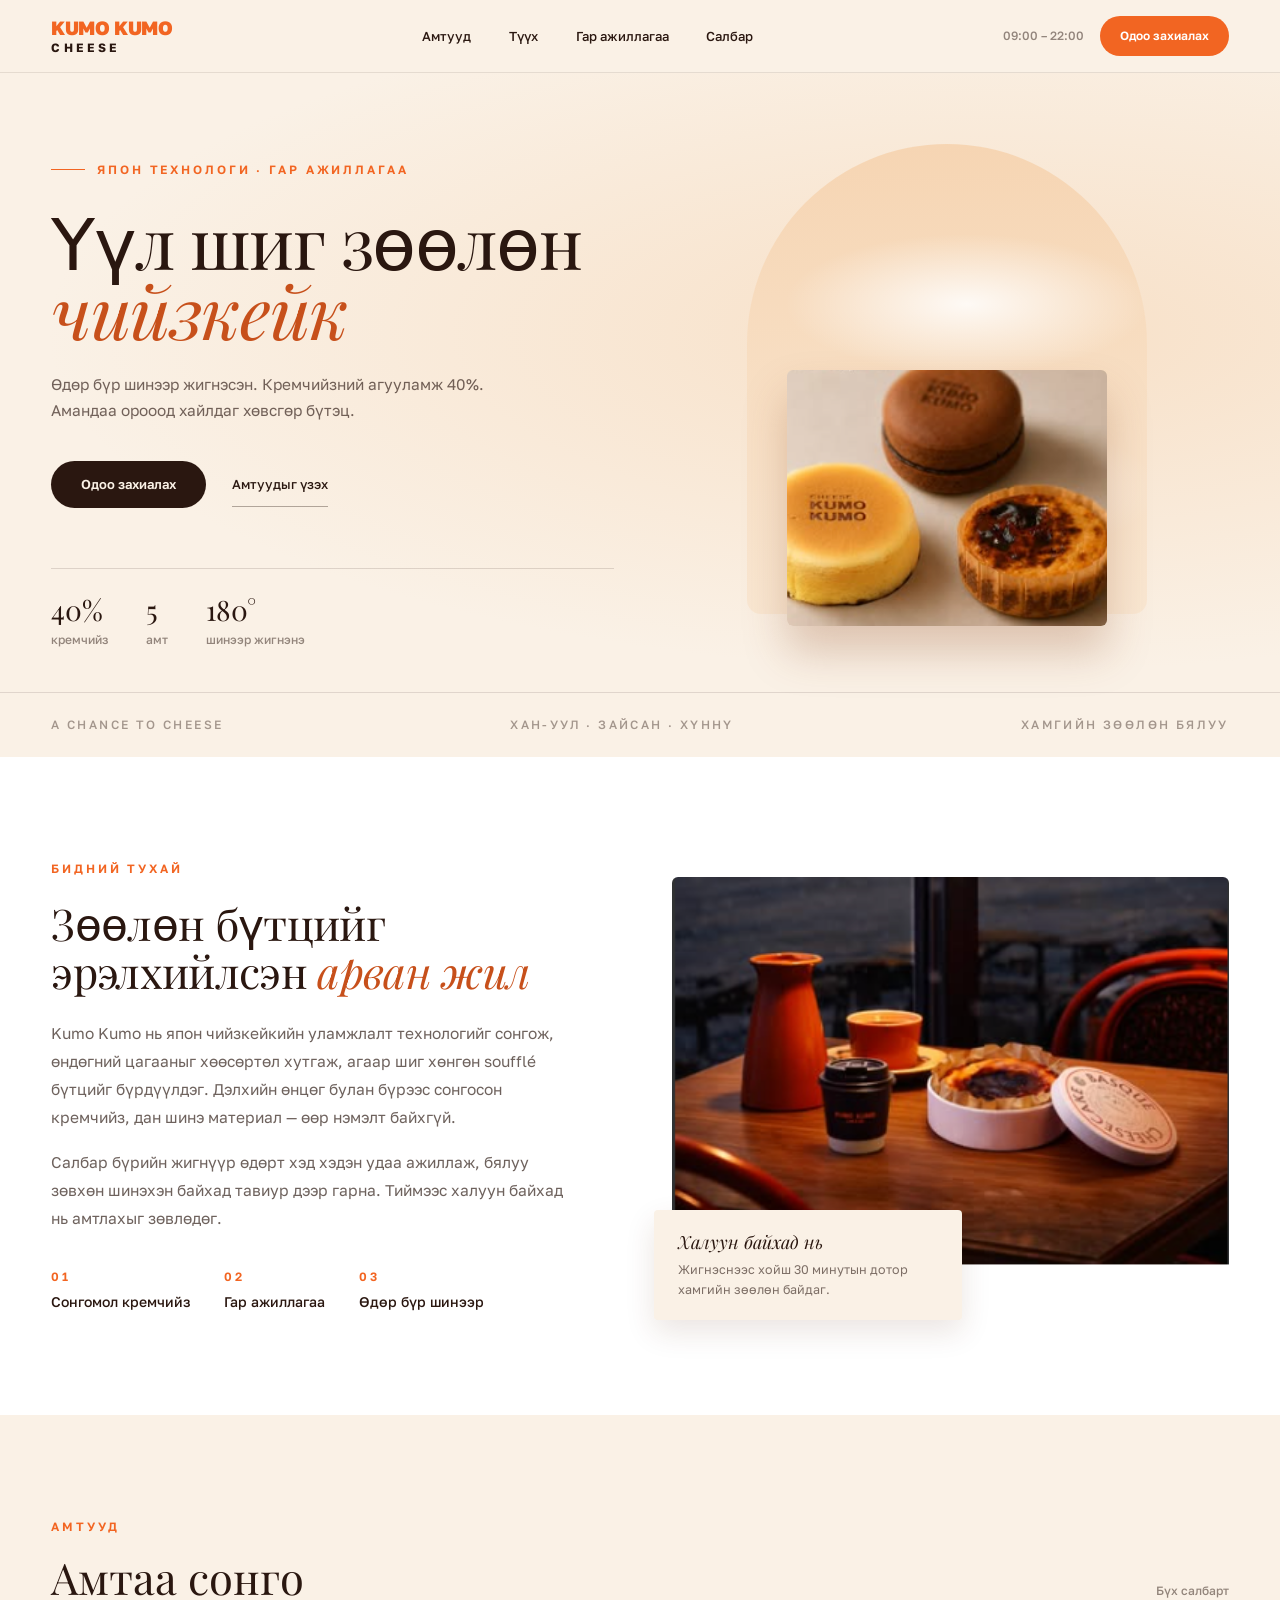
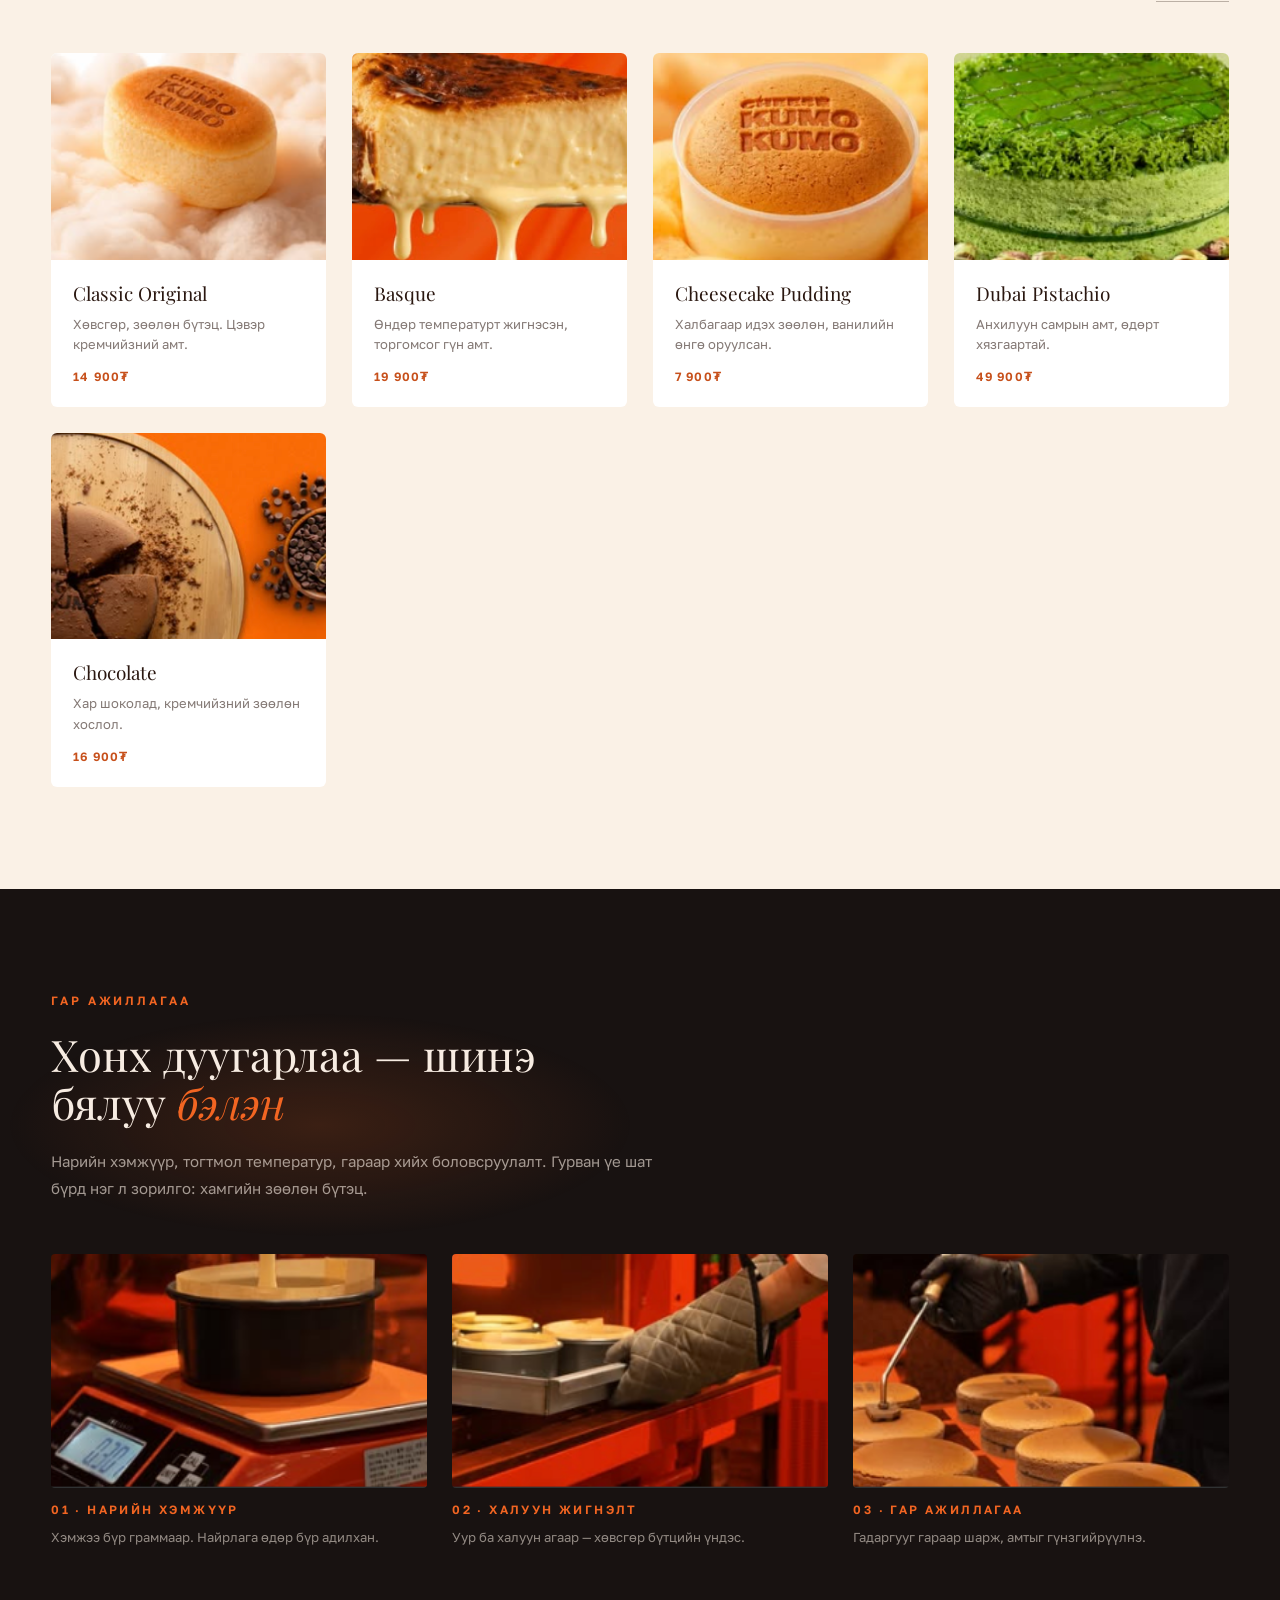
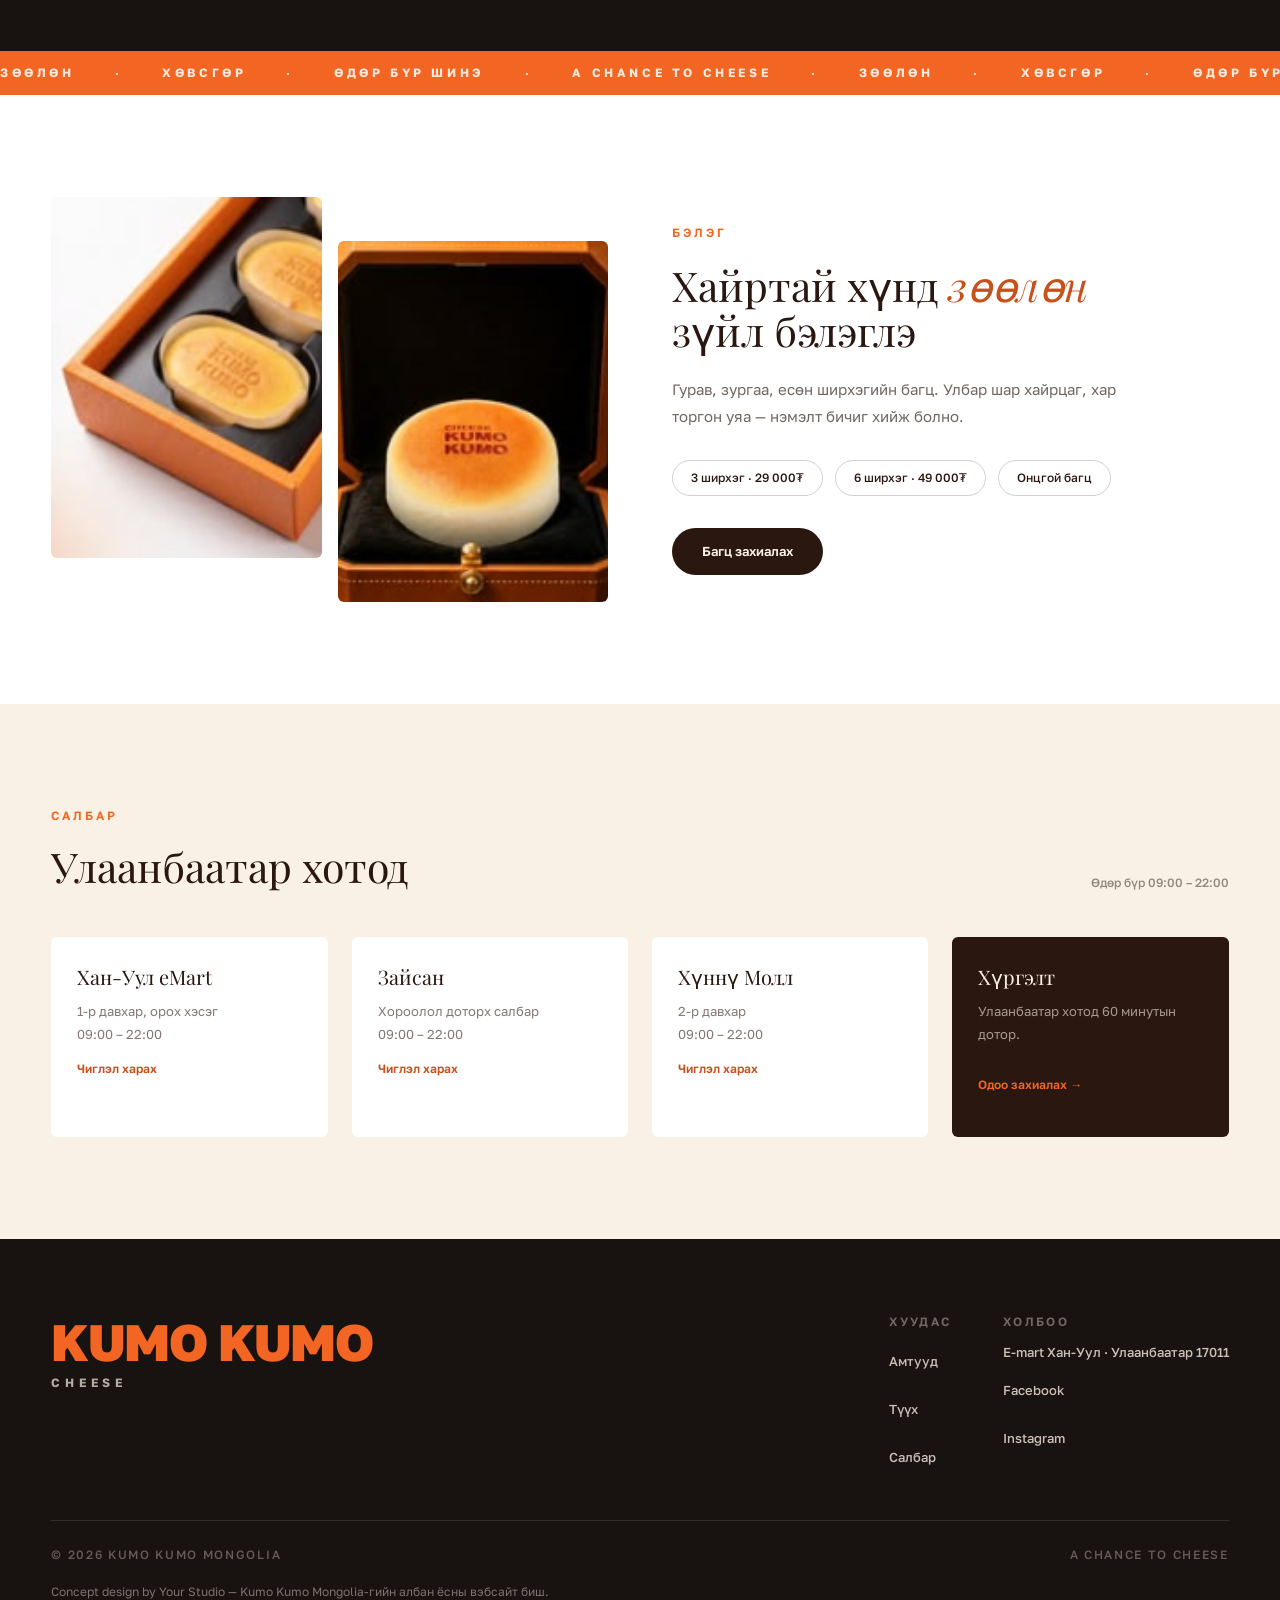
<file: kumokumo/index.html>
<!doctype html>
<html lang="mn">
<head>
<meta charset="utf-8">
<meta name="viewport" content="width=device-width, initial-scale=1">
<meta name="robots" content="noindex">
<title>Kumo Kumo Mongolia — Үүл шиг зөөлөн чийзкейк</title>
<meta name="description" content="Өдөр бүр шинээр жигнэсэн үүл шиг зөөлөн чийзкейк. Kumo Kumo Mongolia — E-mart Хан-Уул, Улаанбаатар. Өдөр бүр 09:00–22:00.">
<link rel="stylesheet" href="styles.css">
<script src="script.js" defer></script>
<noscript><style>[data-reveal]{opacity:1 !important;transform:none !important}</style></noscript>
</head>
<body>

<div style="min-width:320px;overflow-x:hidden">

<header style="position:sticky;top:0;z-index:50;background:rgba(250,241,230,.88);backdrop-filter:blur(14px);border-bottom:1px solid rgba(42,23,16,.1)">
  <div class="header-inner">
    <a href="#top" style="display:flex;flex-direction:column;line-height:1;text-decoration:none;padding:8px 0">
      <span style="font:800 clamp(17px,1.5vw,21px)/1 'Golos Text',sans-serif;letter-spacing:-.02em;color:#F26522">KUMO KUMO</span>
      <span style="font:700 12px/1 'Golos Text',sans-serif;letter-spacing:.3em;color:#2A1710;margin-top:5px">CHEESE</span>
    </a>
    <nav class="header-nav" aria-label="Үндсэн цэс">
      <a href="#amtuud">Амтууд</a>
      <a href="#tuuh">Түүх</a>
      <a href="#gar">Гар ажиллагаа</a>
      <a href="#salbar">Салбар</a>
    </nav>
    <div style="display:flex;align-items:center;gap:16px">
      <span class="hours-chip" style="font:500 12px/1 'Golos Text',sans-serif;color:rgba(42,23,16,.5);white-space:nowrap">09:00 – 22:00</span>
      <a href="#salbar" style="font:600 12px/1 'Golos Text',sans-serif;color:#fff;background:#F26522;padding:14px 20px;border-radius:100px;white-space:nowrap">Одоо захиалах</a>
    </div>
  </div>
</header>

<section id="top" style="position:relative;overflow:hidden;background:#FAF1E6">
  <div style="position:absolute;inset:0;pointer-events:none;background:radial-gradient(120% 80% at 78% 38%,rgba(246,213,179,.6),rgba(250,241,230,0) 62%)"></div>
  <div style="position:relative;z-index:3;max-width:1360px;margin:0 auto;padding:clamp(28px,4vw,52px) clamp(20px,4vw,64px) 0;display:grid;grid-template-columns:repeat(auto-fit,minmax(340px,1fr));gap:clamp(24px,4vw,56px);align-items:center">
    <div data-reveal style="transition:opacity .9s ease,transform .9s cubic-bezier(.2,.7,.2,1)">
      <div style="display:flex;align-items:center;gap:12px;margin-bottom:26px">
        <span style="width:34px;height:1px;background:#F26522"></span>
        <span style="font:600 12px/1.6 'Golos Text',sans-serif;letter-spacing:.24em;color:#F26522">ЯПОН ТЕХНОЛОГИ · ГАР АЖИЛЛАГАА</span>
      </div>
      <h1 style="margin:0;font-family:'Playfair Display',serif;font-weight:400;font-size:clamp(46px,5.6vw,80px);line-height:.98;letter-spacing:-.02em;color:#2A1710;text-wrap:pretty">Үүл шиг зөөлөн<br><em style="font-style:italic;color:#C7501B">чийзкейк</em></h1>
      <p style="margin:26px 0 0;max-width:440px;font:400 clamp(15px,1.2vw,17px)/1.7 'Golos Text',sans-serif;color:rgba(42,23,16,.66)">Өдөр бүр шинээр жигнэсэн. Кремчийзний агууламж 40%. Амандаа орооод хайлдаг хөвсгөр бүтэц.</p>
      <div style="display:flex;flex-wrap:wrap;align-items:center;gap:26px;margin:38px 0 0">
        <a href="#amtuud" style="font:600 13px/1 'Golos Text',sans-serif;color:#FAF1E6;background:#2A1710;padding:17px 30px;border-radius:100px">Одоо захиалах</a>
        <a href="#amtuud" style="display:inline-flex;align-items:center;min-height:44px;font:500 13px/1 'Golos Text',sans-serif;color:#2A1710;border-bottom:1px solid rgba(42,23,16,.35)">Амтуудыг үзэх</a>
      </div>
      <div style="display:flex;flex-wrap:wrap;gap:clamp(22px,3vw,38px);margin:clamp(36px,5vw,60px) 0 0;padding-top:22px;border-top:1px solid rgba(42,23,16,.14)">
        <div><div style="font-family:'Playfair Display',serif;font-size:28px;color:#2A1710">40%</div><div style="font:500 12px/1.4 'Golos Text',sans-serif;color:rgba(42,23,16,.5);margin-top:4px">кремчийз</div></div>
        <div><div style="font-family:'Playfair Display',serif;font-size:28px;color:#2A1710">5</div><div style="font:500 12px/1.4 'Golos Text',sans-serif;color:rgba(42,23,16,.5);margin-top:4px">амт</div></div>
        <div><div style="font-family:'Playfair Display',serif;font-size:28px;color:#2A1710">180°</div><div style="font:500 12px/1.4 'Golos Text',sans-serif;color:rgba(42,23,16,.5);margin-top:4px">шинээр жигнэнэ</div></div>
      </div>
    </div>
    <div style="position:relative;min-height:clamp(420px,46vw,560px);display:flex;align-items:flex-end;justify-content:center">
      <div data-par="0.06" style="position:absolute;left:50%;top:20px;transform:translateX(-50%);width:min(400px,86%);height:clamp(360px,40vw,470px);border-radius:200px 200px 14px 14px;background:linear-gradient(180deg,#F6D5B3,#F9E7D2);overflow:hidden">
        <div style="position:absolute;left:-40px;top:60px;width:520px;height:200px;background:radial-gradient(closest-side,rgba(255,255,255,.85),rgba(255,255,255,0) 70%);animation:drift 15s ease-in-out infinite alternate"></div>
        <div style="position:absolute;left:20px;bottom:30px;width:460px;height:190px;background:radial-gradient(closest-side,rgba(255,255,255,.6),rgba(255,255,255,0) 70%);animation:driftb 19s ease-in-out infinite alternate"></div>
      </div>
      <div style="position:relative;width:min(320px,74%);aspect-ratio:5/4;margin-bottom:clamp(34px,5vw,58px);border-radius:6px;overflow:hidden;animation:floaty 7s ease-in-out infinite;box-shadow:0 26px 44px rgba(140,70,30,.26)"><img src="assets/img/p-duo.png" alt="Kumo Kumo чийзкейк" style="width:100%;height:100%;object-fit:cover;display:block"></div>
    </div>
  </div>
  <div style="position:relative;z-index:3;max-width:1360px;margin:0 auto;padding:22px clamp(20px,4vw,64px);margin-top:8px;border-top:1px solid rgba(42,23,16,.12);display:flex;flex-wrap:wrap;gap:16px;justify-content:space-between;font:500 12px/1.6 'Golos Text',sans-serif;letter-spacing:.2em;color:rgba(42,23,16,.42)">
    <span>A CHANCE TO CHEESE</span><span>ХАН-УУЛ · ЗАЙСАН · ХҮННҮ</span><span>ХАМГИЙН ЗӨӨЛӨН БЯЛУУ</span>
  </div>
</section>

<section id="tuuh" style="background:#FFFFFF;padding:clamp(56px,8vw,110px) clamp(20px,4vw,64px)">
  <div style="max-width:1360px;margin:0 auto;display:grid;grid-template-columns:repeat(auto-fit,minmax(320px,1fr));gap:clamp(28px,5vw,72px);align-items:center">
    <div data-reveal style="transition:opacity .9s ease,transform .9s cubic-bezier(.2,.7,.2,1)">
      <div style="font:600 12px/1.6 'Golos Text',sans-serif;letter-spacing:.24em;color:#F26522;margin-bottom:22px">БИДНИЙ ТУХАЙ</div>
      <h2 style="margin:0;font-family:'Playfair Display',serif;font-weight:400;font-size:clamp(32px,3.4vw,48px);line-height:1.1;letter-spacing:-.015em;color:#2A1710;text-wrap:pretty">Зөөлөн бүтцийг эрэлхийлсэн <em style="font-style:italic;color:#C7501B">арван жил</em></h2>
      <p style="margin:24px 0 0;max-width:520px;font:400 15.5px/1.8 'Golos Text',sans-serif;color:rgba(42,23,16,.68)">Kumo Kumo нь япон чийзкейкийн уламжлалт технологийг сонгож, өндөгний цагааныг хөөсөртөл хутгаж, агаар шиг хөнгөн soufflé бүтцийг бүрдүүлдэг. Дэлхийн өнцөг булан бүрээс сонгосон кремчийз, дан шинэ материал — өөр нэмэлт байхгүй.</p>
      <p style="margin:18px 0 0;max-width:520px;font:400 15.5px/1.8 'Golos Text',sans-serif;color:rgba(42,23,16,.68)">Салбар бүрийн жигнүүр өдөрт хэд хэдэн удаа ажиллаж, бялуу зөвхөн шинэхэн байхад тавиур дээр гарна. Тиймээс халуун байхад нь амтлахыг зөвлөдөг.</p>
      <div style="display:flex;flex-wrap:wrap;gap:34px;margin-top:38px">
        <div><div style="font:600 12px/1 'Golos Text',sans-serif;letter-spacing:.2em;color:#F26522">01</div><div style="font:500 14px/1.5 'Golos Text',sans-serif;color:#2A1710;margin-top:8px">Сонгомол кремчийз</div></div>
        <div><div style="font:600 12px/1 'Golos Text',sans-serif;letter-spacing:.2em;color:#F26522">02</div><div style="font:500 14px/1.5 'Golos Text',sans-serif;color:#2A1710;margin-top:8px">Гар ажиллагаа</div></div>
        <div><div style="font:600 12px/1 'Golos Text',sans-serif;letter-spacing:.2em;color:#F26522">03</div><div style="font:500 14px/1.5 'Golos Text',sans-serif;color:#2A1710;margin-top:8px">Өдөр бүр шинээр</div></div>
      </div>
    </div>
    <div data-reveal style="transition:opacity 1s ease .1s,transform 1s cubic-bezier(.2,.7,.2,1) .1s;position:relative">
      <div style="aspect-ratio:4/3;overflow:hidden;border-radius:6px"><img src="assets/img/l-table.png" alt="Kumo Kumo кафе" loading="lazy" style="width:100%;height:100%;object-fit:cover;display:block"></div>
      <div style="position:absolute;left:clamp(-18px,-1.4vw,-8px);bottom:-26px;background:#FAF1E6;padding:20px 24px;border-radius:4px;max-width:260px;box-shadow:0 12px 30px rgba(90,45,20,.12)">
        <div style="font-family:'Playfair Display',serif;font-style:italic;font-size:18px;color:#2A1710">Халуун байхад нь</div>
        <div style="font:400 12.5px/1.6 'Golos Text',sans-serif;color:rgba(42,23,16,.6);margin-top:6px">Жигнэснээс хойш 30 минутын дотор хамгийн зөөлөн байдаг.</div>
      </div>
    </div>
  </div>
</section>

<section id="amtuud" style="background:#FAF1E6;padding:clamp(56px,8vw,110px) clamp(20px,4vw,64px)">
  <div style="max-width:1360px;margin:0 auto">
    <div data-reveal style="transition:opacity .9s ease,transform .9s cubic-bezier(.2,.7,.2,1);display:flex;flex-wrap:wrap;align-items:flex-end;justify-content:space-between;gap:20px;margin-bottom:clamp(30px,4vw,54px)">
      <div>
        <div style="font:600 12px/1.6 'Golos Text',sans-serif;letter-spacing:.24em;color:#F26522;margin-bottom:18px">АМТУУД</div>
        <h2 style="margin:0;font-family:'Playfair Display',serif;font-weight:400;font-size:clamp(32px,3.4vw,48px);line-height:1.1;color:#2A1710">Амтаа сонго</h2>
      </div>
      <span style="font:500 12px/1 'Golos Text',sans-serif;color:rgba(42,23,16,.5);border-bottom:1px solid rgba(42,23,16,.3);padding-bottom:4px">Бүх салбарт</span>
    </div>
    <div data-reveal style="transition:opacity 1s ease,transform 1s cubic-bezier(.2,.7,.2,1);display:grid;grid-template-columns:repeat(auto-fit,minmax(240px,1fr));gap:clamp(18px,2vw,28px)">
      <article style="background:#fff;border-radius:6px;overflow:hidden">
        <div style="aspect-ratio:4/3;overflow:hidden"><img src="assets/img/p-orig.png" alt="Classic Original Cheesecake" loading="lazy" style="width:100%;height:100%;object-fit:cover;display:block"></div>
        <div style="padding:20px 22px 24px">
          <div style="font-family:'Playfair Display',serif;font-size:19px;color:#2A1710">Classic Original</div>
          <p style="margin:8px 0 0;font:400 13px/1.6 'Golos Text',sans-serif;color:rgba(42,23,16,.58)">Хөвсгөр, зөөлөн бүтэц. Цэвэр кремчийзний амт.</p>
          <div style="font:600 12px/1 'Golos Text',sans-serif;letter-spacing:.1em;color:#C7501B;margin-top:16px">14 900₮</div>
        </div>
      </article>
      <article style="background:#fff;border-radius:6px;overflow:hidden">
        <div style="aspect-ratio:4/3;overflow:hidden"><img src="assets/img/p-drip.png" alt="Basque Cheesecake" loading="lazy" style="width:100%;height:100%;object-fit:cover;display:block"></div>
        <div style="padding:20px 22px 24px">
          <div style="font-family:'Playfair Display',serif;font-size:19px;color:#2A1710">Basque</div>
          <p style="margin:8px 0 0;font:400 13px/1.6 'Golos Text',sans-serif;color:rgba(42,23,16,.58)">Өндөр температурт жигнэсэн, торгомсог гүн амт.</p>
          <div style="font:600 12px/1 'Golos Text',sans-serif;letter-spacing:.1em;color:#C7501B;margin-top:16px">19 900₮</div>
        </div>
      </article>
      <article style="background:#fff;border-radius:6px;overflow:hidden">
        <div style="aspect-ratio:4/3;overflow:hidden"><img src="assets/img/p-pudding.png" alt="Cheesecake Pudding" loading="lazy" style="width:100%;height:100%;object-fit:cover;display:block"></div>
        <div style="padding:20px 22px 24px">
          <div style="font-family:'Playfair Display',serif;font-size:19px;color:#2A1710">Cheesecake Pudding</div>
          <p style="margin:8px 0 0;font:400 13px/1.6 'Golos Text',sans-serif;color:rgba(42,23,16,.58)">Халбагаар идэх зөөлөн, ванилийн өнгө оруулсан.</p>
          <div style="font:600 12px/1 'Golos Text',sans-serif;letter-spacing:.1em;color:#C7501B;margin-top:16px">7 900₮</div>
        </div>
      </article>
      <article style="background:#fff;border-radius:6px;overflow:hidden">
        <div style="aspect-ratio:4/3;overflow:hidden"><img src="assets/img/p-pistachio.png" alt="Dubai Pistachio Cheesecake" loading="lazy" style="width:100%;height:100%;object-fit:cover;display:block"></div>
        <div style="padding:20px 22px 24px">
          <div style="font-family:'Playfair Display',serif;font-size:19px;color:#2A1710">Dubai Pistachio</div>
          <p style="margin:8px 0 0;font:400 13px/1.6 'Golos Text',sans-serif;color:rgba(42,23,16,.58)">Анхилуун самрын амт, өдөрт хязгаартай.</p>
          <div style="font:600 12px/1 'Golos Text',sans-serif;letter-spacing:.1em;color:#C7501B;margin-top:16px">49 900₮</div>
        </div>
      </article>
      <article style="background:#fff;border-radius:6px;overflow:hidden">
        <div style="aspect-ratio:4/3;overflow:hidden"><img src="assets/img/p-choc.png" alt="Chocolate Cheesecake" loading="lazy" style="width:100%;height:100%;object-fit:cover;display:block"></div>
        <div style="padding:20px 22px 24px">
          <div style="font-family:'Playfair Display',serif;font-size:19px;color:#2A1710">Chocolate</div>
          <p style="margin:8px 0 0;font:400 13px/1.6 'Golos Text',sans-serif;color:rgba(42,23,16,.58)">Хар шоколад, кремчийзний зөөлөн хослол.</p>
          <div style="font:600 12px/1 'Golos Text',sans-serif;letter-spacing:.1em;color:#C7501B;margin-top:16px">16 900₮</div>
        </div>
      </article>
    </div>
  </div>
</section>

<section id="gar" style="background:#181211;color:#F7ECE2;padding:clamp(56px,8vw,110px) clamp(20px,4vw,64px);position:relative;overflow:hidden">
  <div data-par="0.1" style="position:absolute;left:-10%;top:10%;width:70%;height:320px;background:radial-gradient(closest-side,rgba(242,101,34,.16),rgba(242,101,34,0) 70%);pointer-events:none"></div>
  <div style="max-width:1360px;margin:0 auto;position:relative;z-index:2">
    <div data-reveal style="transition:opacity .9s ease,transform .9s cubic-bezier(.2,.7,.2,1);max-width:620px">
      <div style="font:600 12px/1.6 'Golos Text',sans-serif;letter-spacing:.24em;color:#F26522;margin-bottom:20px">ГАР АЖИЛЛАГАА</div>
      <h2 style="margin:0;font-family:'Playfair Display',serif;font-weight:400;font-size:clamp(32px,3.4vw,48px);line-height:1.1;color:#F7ECE2;text-wrap:pretty">Хонх дуугарлаа — шинэ бялуу <em style="font-style:italic;color:#F26522">бэлэн</em></h2>
      <p style="margin:22px 0 0;font:400 15px/1.8 'Golos Text',sans-serif;color:rgba(247,236,226,.62)">Нарийн хэмжүүр, тогтмол температур, гараар хийх боловсруулалт. Гурван үе шат бүрд нэг л зорилго: хамгийн зөөлөн бүтэц.</p>
    </div>
    <div data-reveal style="transition:opacity 1s ease .1s,transform 1s cubic-bezier(.2,.7,.2,1) .1s;display:grid;grid-template-columns:repeat(auto-fit,minmax(260px,1fr));gap:clamp(18px,2vw,26px);margin-top:clamp(34px,4vw,56px)">
      <div>
        <div style="aspect-ratio:16/10;overflow:hidden;border-radius:4px"><img src="assets/img/c-pour.png" alt="Нарийн хэмжүүр — зуурмаг цутгах" loading="lazy" style="width:100%;height:100%;object-fit:cover;display:block"></div>
        <div style="font:600 12px/1 'Golos Text',sans-serif;letter-spacing:.2em;color:#F26522;margin-top:16px">01 · НАРИЙН ХЭМЖҮҮР</div>
        <p style="margin:10px 0 0;font:400 13px/1.7 'Golos Text',sans-serif;color:rgba(247,236,226,.55)">Хэмжээ бүр граммаар. Найрлага өдөр бүр адилхан.</p>
      </div>
      <div>
        <div style="aspect-ratio:16/10;overflow:hidden;border-radius:4px"><img src="assets/img/c-oven.png" alt="Халуун жигнэлт — зууханд жигнэх" loading="lazy" style="width:100%;height:100%;object-fit:cover;display:block"></div>
        <div style="font:600 12px/1 'Golos Text',sans-serif;letter-spacing:.2em;color:#F26522;margin-top:16px">02 · ХАЛУУН ЖИГНЭЛТ</div>
        <p style="margin:10px 0 0;font:400 13px/1.7 'Golos Text',sans-serif;color:rgba(247,236,226,.55)">Уур ба халуун агаар — хөвсгөр бүтцийн үндэс.</p>
      </div>
      <div>
        <div style="aspect-ratio:16/10;overflow:hidden;border-radius:4px"><img src="assets/img/c-torch.png" alt="Гар ажиллагаа — гадаргууг шарах" loading="lazy" style="width:100%;height:100%;object-fit:cover;display:block"></div>
        <div style="font:600 12px/1 'Golos Text',sans-serif;letter-spacing:.2em;color:#F26522;margin-top:16px">03 · ГАР АЖИЛЛАГАА</div>
        <p style="margin:10px 0 0;font:400 13px/1.7 'Golos Text',sans-serif;color:rgba(247,236,226,.55)">Гадаргууг гараар шарж, амтыг гүнзгийрүүлнэ.</p>
      </div>
    </div>
  </div>
</section>

<section style="background:#F26522;color:#FFF6EE;overflow:hidden;padding:16px 0" aria-hidden="true">
  <div style="display:flex;width:200%;animation:marq 30s linear infinite;font:700 12px/1 'Golos Text',sans-serif;letter-spacing:.3em;gap:40px;white-space:nowrap;color:rgba(255,246,238,.9)">
    <span>ЗӨӨЛӨН</span><span>·</span><span>ХӨВСГӨР</span><span>·</span><span>ӨДӨР БҮР ШИНЭ</span><span>·</span><span>A CHANCE TO CHEESE</span><span>·</span><span>ЗӨӨЛӨН</span><span>·</span><span>ХӨВСГӨР</span><span>·</span><span>ӨДӨР БҮР ШИНЭ</span><span>·</span><span>A CHANCE TO CHEESE</span><span>·</span><span>ЗӨӨЛӨН</span><span>·</span><span>ХӨВСГӨР</span><span>·</span><span>ӨДӨР БҮР ШИНЭ</span><span>·</span><span>A CHANCE TO CHEESE</span><span>·</span>
  </div>
</section>

<section style="background:#FFFFFF;padding:clamp(56px,8vw,110px) clamp(20px,4vw,64px)">
  <div style="max-width:1360px;margin:0 auto;display:grid;grid-template-columns:repeat(auto-fit,minmax(320px,1fr));gap:clamp(28px,5vw,64px);align-items:center">
    <div data-reveal style="transition:opacity .9s ease,transform .9s cubic-bezier(.2,.7,.2,1);display:grid;grid-template-columns:1fr 1fr;gap:16px">
      <div style="aspect-ratio:3/4;overflow:hidden;border-radius:6px"><img src="assets/img/p-box.png" alt="Бэлгийн багц — улбар шар хайрцаг" loading="lazy" style="width:100%;height:100%;object-fit:cover;display:block"></div>
      <div style="aspect-ratio:3/4;overflow:hidden;border-radius:6px;margin-top:clamp(20px,4vw,44px)"><img src="assets/img/p-ring.png" alt="Онцгой бэлэг" loading="lazy" style="width:100%;height:100%;object-fit:cover;display:block"></div>
    </div>
    <div data-reveal style="transition:opacity 1s ease .1s,transform 1s cubic-bezier(.2,.7,.2,1) .1s">
      <div style="font:600 12px/1.6 'Golos Text',sans-serif;letter-spacing:.24em;color:#F26522;margin-bottom:20px">БЭЛЭГ</div>
      <h2 style="margin:0;font-family:'Playfair Display',serif;font-weight:400;font-size:clamp(30px,3.2vw,44px);line-height:1.12;color:#2A1710;text-wrap:pretty">Хайртай хүнд <em style="font-style:italic;color:#C7501B">зөөлөн</em> зүйл бэлэглэ</h2>
      <p style="margin:22px 0 0;max-width:460px;font:400 15px/1.8 'Golos Text',sans-serif;color:rgba(42,23,16,.66)">Гурав, зургаа, есөн ширхэгийн багц. Улбар шар хайрцаг, хар торгон уяа — нэмэлт бичиг хийж болно.</p>
      <div style="display:flex;flex-wrap:wrap;gap:12px;margin-top:30px">
        <span style="font:500 12px/1 'Golos Text',sans-serif;color:#2A1710;border:1px solid rgba(42,23,16,.2);padding:11px 18px;border-radius:100px">3 ширхэг · 29 000₮</span>
        <span style="font:500 12px/1 'Golos Text',sans-serif;color:#2A1710;border:1px solid rgba(42,23,16,.2);padding:11px 18px;border-radius:100px">6 ширхэг · 49 000₮</span>
        <span style="font:500 12px/1 'Golos Text',sans-serif;color:#2A1710;border:1px solid rgba(42,23,16,.2);padding:11px 18px;border-radius:100px">Онцгой багц</span>
      </div>
      <a href="#salbar" style="display:inline-block;margin-top:32px;font:600 13px/1 'Golos Text',sans-serif;color:#FAF1E6;background:#2A1710;padding:17px 30px;border-radius:100px">Багц захиалах</a>
    </div>
  </div>
</section>

<section id="salbar" style="background:#FAF1E6;padding:clamp(56px,8vw,110px) clamp(20px,4vw,64px)">
  <div style="max-width:1360px;margin:0 auto">
    <div data-reveal style="transition:opacity .9s ease,transform .9s cubic-bezier(.2,.7,.2,1);display:flex;flex-wrap:wrap;align-items:flex-end;justify-content:space-between;gap:20px;margin-bottom:clamp(28px,4vw,48px)">
      <div>
        <div style="font:600 12px/1.6 'Golos Text',sans-serif;letter-spacing:.24em;color:#F26522;margin-bottom:18px">САЛБАР</div>
        <h2 style="margin:0;font-family:'Playfair Display',serif;font-weight:400;font-size:clamp(30px,3.2vw,44px);line-height:1.12;color:#2A1710">Улаанбаатар хотод</h2>
      </div>
      <span style="font:500 12px/1 'Golos Text',sans-serif;color:rgba(42,23,16,.5)">Өдөр бүр 09:00 – 22:00</span>
    </div>
    <div data-reveal style="transition:opacity 1s ease,transform 1s cubic-bezier(.2,.7,.2,1);display:grid;grid-template-columns:repeat(auto-fit,minmax(260px,1fr));gap:clamp(16px,2vw,24px)">
      <div style="background:#fff;border-radius:6px;padding:26px 26px 30px">
        <div style="font-family:'Playfair Display',serif;font-size:20px;color:#2A1710">Хан-Уул eMart</div>
        <p style="margin:10px 0 0;font:400 13px/1.7 'Golos Text',sans-serif;color:rgba(42,23,16,.58)">1-р давхар, орох хэсэг<br>09:00 – 22:00</p>
        <div style="font:600 12px/1 'Golos Text',sans-serif;color:#C7501B;margin-top:18px">Чиглэл харах</div>
      </div>
      <div style="background:#fff;border-radius:6px;padding:26px 26px 30px">
        <div style="font-family:'Playfair Display',serif;font-size:20px;color:#2A1710">Зайсан</div>
        <p style="margin:10px 0 0;font:400 13px/1.7 'Golos Text',sans-serif;color:rgba(42,23,16,.58)">Хороолол доторх салбар<br>09:00 – 22:00</p>
        <div style="font:600 12px/1 'Golos Text',sans-serif;color:#C7501B;margin-top:18px">Чиглэл харах</div>
      </div>
      <div style="background:#fff;border-radius:6px;padding:26px 26px 30px">
        <div style="font-family:'Playfair Display',serif;font-size:20px;color:#2A1710">Хүннү Молл</div>
        <p style="margin:10px 0 0;font:400 13px/1.7 'Golos Text',sans-serif;color:rgba(42,23,16,.58)">2-р давхар<br>09:00 – 22:00</p>
        <div style="font:600 12px/1 'Golos Text',sans-serif;color:#C7501B;margin-top:18px">Чиглэл харах</div>
      </div>
      <div style="background:#2A1710;color:#FAF1E6;border-radius:6px;padding:26px 26px 30px;display:flex;flex-direction:column;justify-content:space-between;gap:18px">
        <div>
          <div style="font-family:'Playfair Display',serif;font-size:20px">Хүргэлт</div>
          <p style="margin:10px 0 0;font:400 13px/1.7 'Golos Text',sans-serif;color:rgba(250,241,230,.6)">Улаанбаатар хотод 60 минутын дотор.</p>
        </div>
        <a href="https://www.facebook.com/kumokumo.mongolia" style="display:inline-flex;align-items:center;min-height:44px;font:600 12px/1 'Golos Text',sans-serif;color:#F26522">Одоо захиалах →</a>
      </div>
    </div>
  </div>
</section>

<footer style="background:#181211;color:#F7ECE2;padding:clamp(48px,6vw,80px) clamp(20px,4vw,64px) 40px">
  <div style="max-width:1360px;margin:0 auto">
    <div style="display:flex;flex-wrap:wrap;gap:32px;justify-content:space-between;align-items:flex-start;padding-bottom:40px;border-bottom:1px solid rgba(247,236,226,.12)">
      <div>
        <div style="font:800 clamp(28px,4vw,54px)/1 'Golos Text',sans-serif;letter-spacing:-.03em;color:#F26522">KUMO KUMO</div>
        <div style="font:700 12px/1 'Golos Text',sans-serif;letter-spacing:.4em;color:rgba(247,236,226,.7);margin-top:10px">CHEESE</div>
      </div>
      <div style="display:flex;flex-wrap:wrap;gap:clamp(28px,4vw,64px)">
        <div class="footer-links" style="display:flex;flex-direction:column;gap:4px;font:500 13px/1 'Golos Text',sans-serif">
          <span style="font:600 12px/1 'Golos Text',sans-serif;letter-spacing:.2em;color:rgba(247,236,226,.4);margin-bottom:8px">ХУУДАС</span>
          <a href="#amtuud">Амтууд</a>
          <a href="#tuuh">Түүх</a>
          <a href="#salbar">Салбар</a>
        </div>
        <div class="footer-links" style="display:flex;flex-direction:column;gap:4px;font:500 13px/1 'Golos Text',sans-serif">
          <span style="font:600 12px/1 'Golos Text',sans-serif;letter-spacing:.2em;color:rgba(247,236,226,.4);margin-bottom:8px">ХОЛБОО</span>
          <span style="color:rgba(247,236,226,.8);padding:6px 0">E-mart Хан-Уул · Улаанбаатар 17011</span>
          <a href="https://www.facebook.com/kumokumo.mongolia">Facebook</a>
          <a href="https://www.instagram.com/kumokumo.mongolia">Instagram</a>
        </div>
      </div>
    </div>
    <div style="display:flex;flex-wrap:wrap;gap:16px;justify-content:space-between;padding-top:24px;font:500 12px/1.6 'Golos Text',sans-serif;letter-spacing:.14em;color:rgba(247,236,226,.35)">
      <span>© 2026 KUMO KUMO MONGOLIA</span><span>A CHANCE TO CHEESE</span>
    </div>
    <div style="margin-top:18px;font:400 12px/1.6 'Golos Text',sans-serif;color:rgba(247,236,226,.45)">
      Concept design by Your Studio — Kumo Kumo Mongolia-гийн албан ёсны вэбсайт биш.
    </div>
  </div>
</footer>

</div>

</body>
</html>
</file>
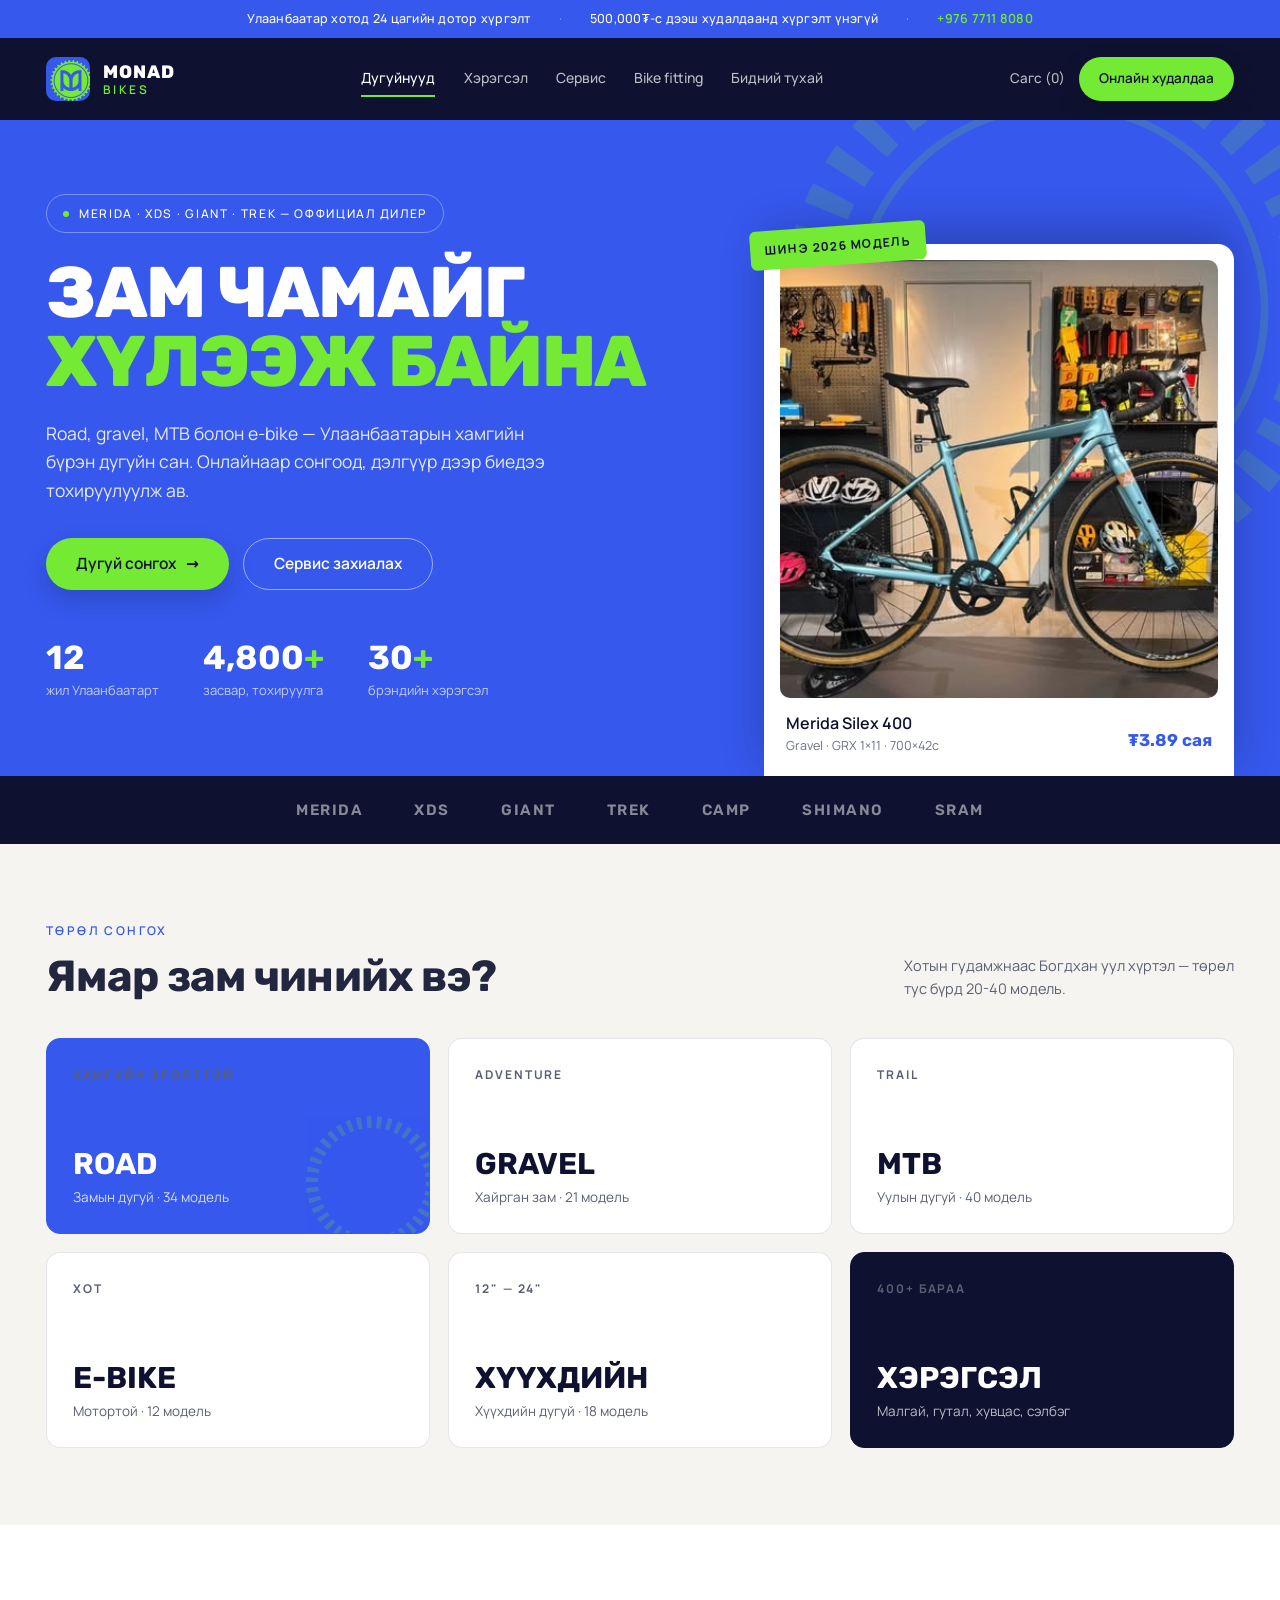
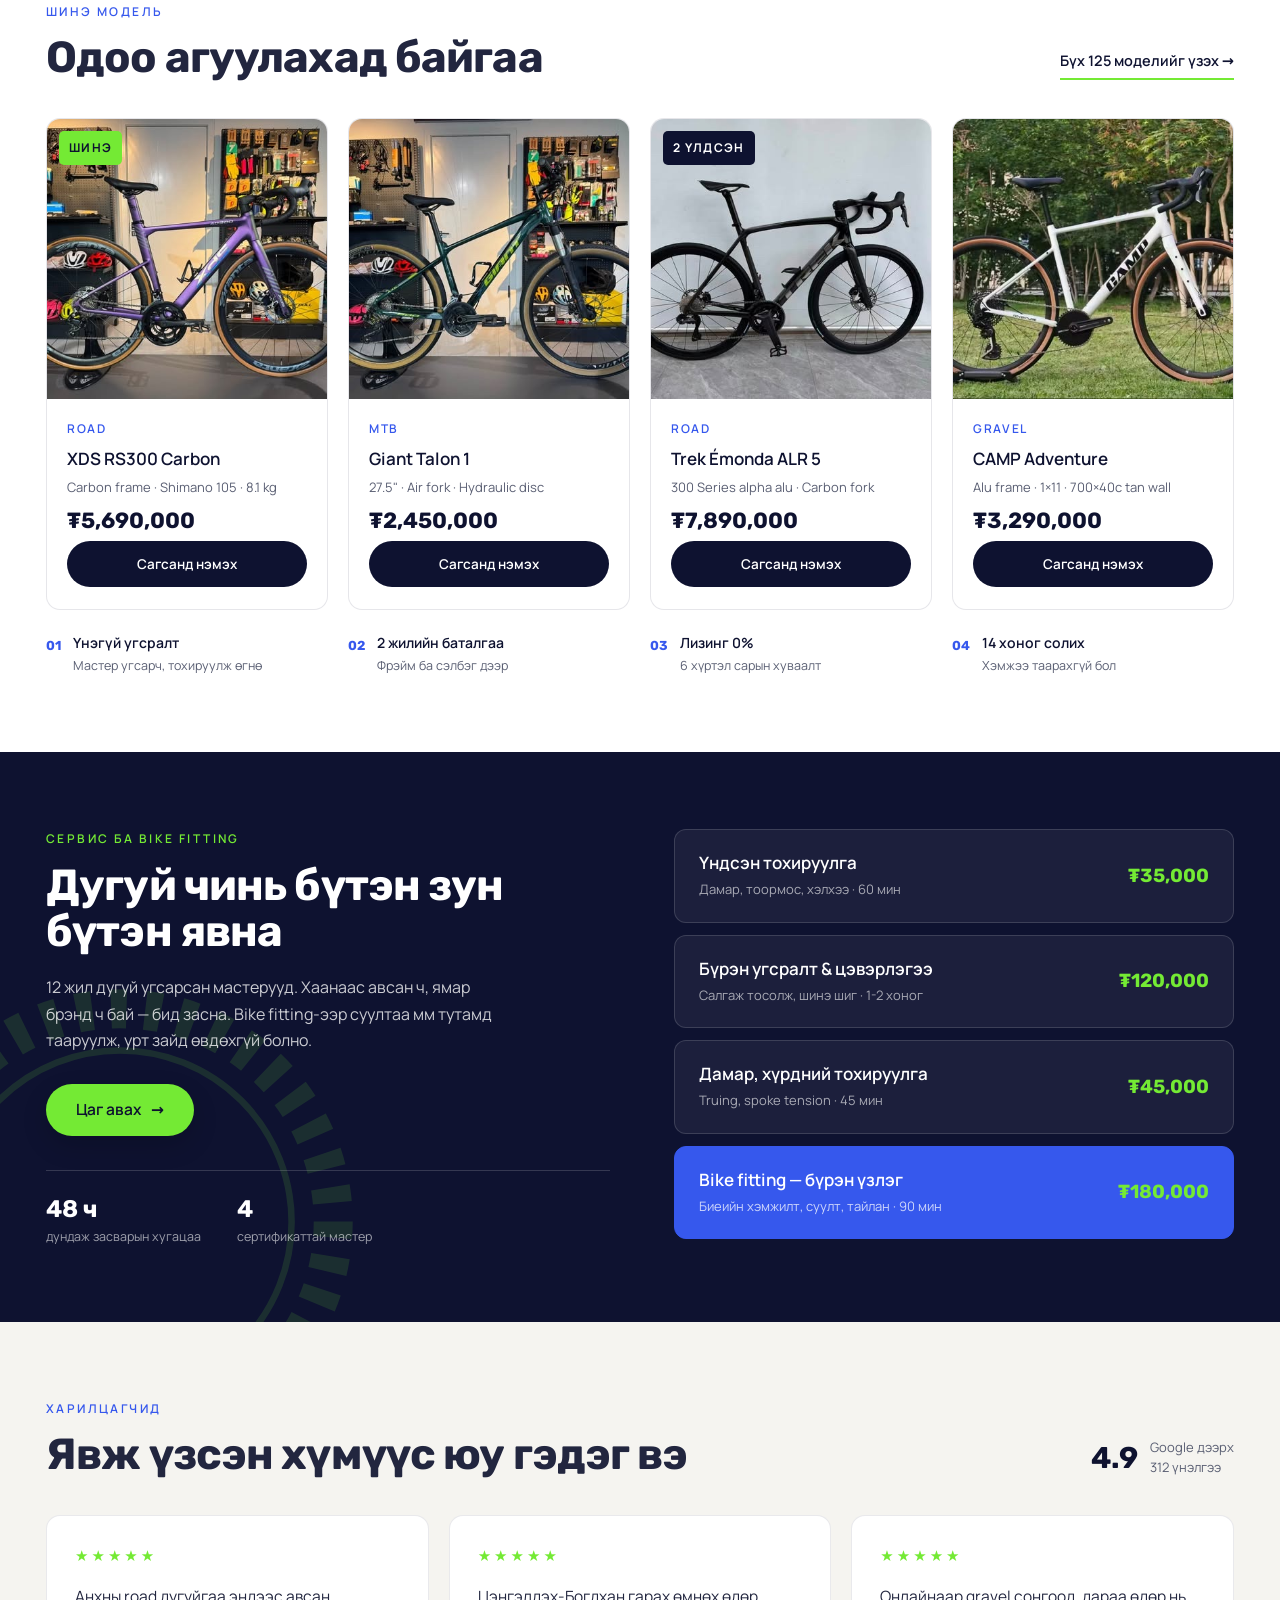
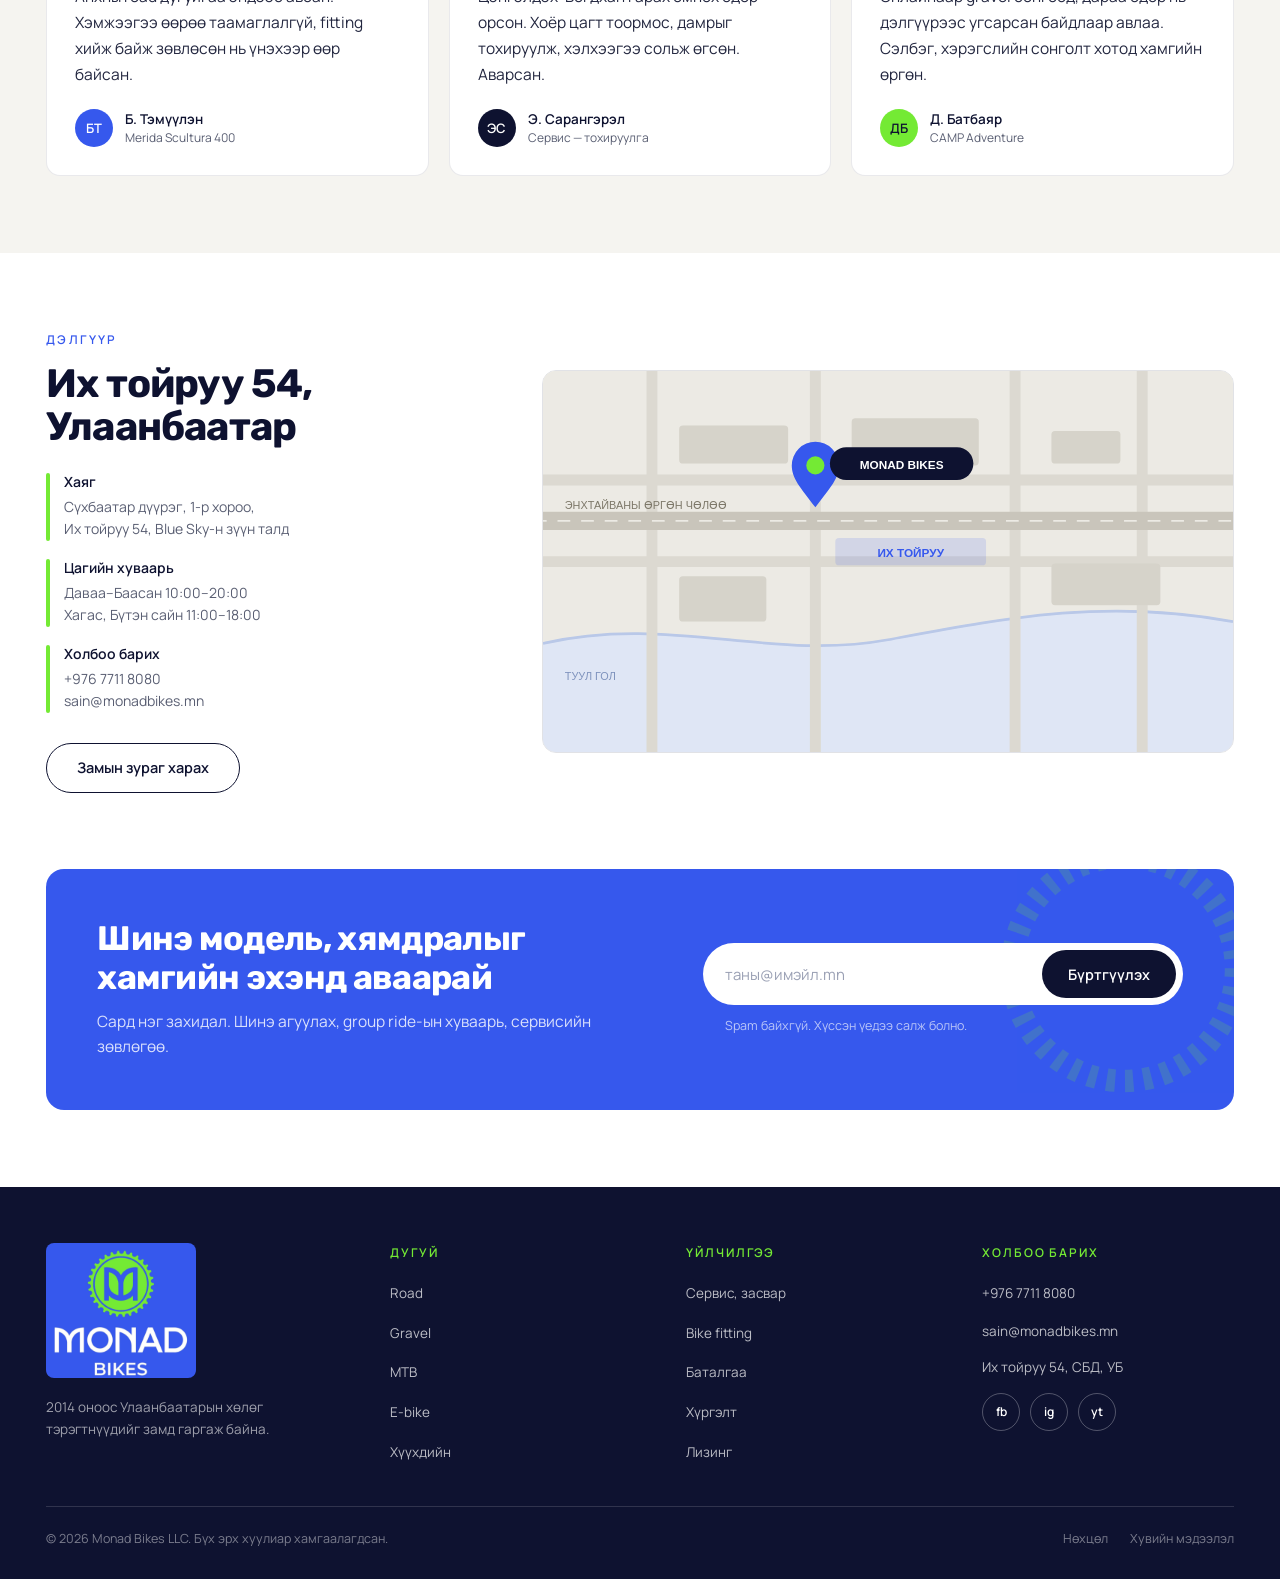
<file: monad-bikes/index.html>
<!doctype html>
<html lang="mn">
<head>
<meta charset="utf-8">
<meta name="viewport" content="width=device-width, initial-scale=1">
<meta name="robots" content="noindex">
<title>Monad Bikes — Зам чамайг хүлээж байна</title>
<meta name="description" content="Monad Bikes — Улаанбаатарын дугуйн дэлгүүр. Road, gravel, MTB, e-bike. Merida, XDS, Giant, Trek албан ёсны дилер. Сервис, bike fitting, 24 цагийн хүргэлт.">
<link rel="stylesheet" href="styles.css">
<script src="script.js" defer></script>
<noscript><style>[data-reveal]{opacity:1 !important;transform:none !important}</style></noscript>
</head>
<body>

<a class="skip-link" href="#bikes">Үндсэн агуулга руу очих</a>

<div class="topbar">
  <span>Улаанбаатар хотод 24 цагийн дотор хүргэлт</span>
  <span class="topbar-dot" aria-hidden="true">·</span>
  <span class="topbar-mid">500,000₮-с дээш худалдаанд хүргэлт үнэгүй</span>
  <span class="topbar-dot" aria-hidden="true">·</span>
  <a class="topbar-tel" href="tel:+97677118080">+976 7711 8080</a>
</div>

<header class="site-header" id="top">
  <a class="lockup" href="#top" aria-label="Monad Bikes нүүр хуудас">
    <img src="assets/img/monad-mark.png" alt="" width="176" height="176">
    <span class="lockup-text">
      <span class="lockup-name">MONAD</span>
      <span class="lockup-sub">BIKES</span>
    </span>
  </a>

  <nav class="nav" aria-label="Үндсэн цэс">
    <ul>
      <li><a class="is-current" href="#bikes">Дугуйнууд</a></li>
      <li><a href="#bikes">Хэрэгсэл</a></li>
      <li><a href="#service">Сервис</a></li>
      <li><a href="#service">Bike fitting</a></li>
      <li><a href="#store">Бидний тухай</a></li>
    </ul>
  </nav>

  <div class="header-tools">
    <span class="cart">Сагс (0)</span>
    <a class="btn btn-green btn-sm" href="#bikes">Онлайн худалдаа</a>
    <button class="menu-toggle" type="button" aria-expanded="false" aria-controls="mobile-nav">
      <span class="menu-bars" aria-hidden="true"><i></i><i></i><i></i></span>
      <span class="sr-only">Цэс нээх</span>
    </button>
  </div>
</header>

<nav class="mobile-nav" id="mobile-nav" aria-label="Гар утасны цэс" hidden>
  <ul>
    <li><a href="#bikes">Дугуйнууд</a></li>
    <li><a href="#bikes">Хэрэгсэл</a></li>
    <li><a href="#service">Сервис</a></li>
    <li><a href="#service">Bike fitting</a></li>
    <li><a href="#store">Бидний тухай</a></li>
  </ul>
</nav>

<section class="hero">
  <svg class="hero-ring" viewBox="0 0 200 200" aria-hidden="true">
    <circle cx="100" cy="100" r="82" fill="none" stroke="#74ea34" stroke-width="15" stroke-dasharray="6 7.2"/>
    <circle cx="100" cy="100" r="66" fill="none" stroke="#74ea34" stroke-width="2.5"/>
  </svg>

  <div class="hero-inner">
    <div class="hero-copy">
      <div class="pill" data-reveal><span class="pill-dot" aria-hidden="true"></span>MERIDA · XDS · GIANT · TREK — ОФФИЦИАЛ ДИЛЕР</div>
      <h1 data-reveal>ЗАМ ЧАМАЙГ<br><span class="accent">ХҮЛЭЭЖ БАЙНА</span></h1>
      <p class="hero-lede" data-reveal>Road, gravel, MTB болон e-bike — Улаанбаатарын хамгийн бүрэн дугуйн сан. Онлайнаар сонгоод, дэлгүүр дээр биедээ тохируулуулж ав.</p>
      <p class="hero-actions" data-reveal>
        <a class="btn btn-green" href="#bikes">Дугуй сонгох <span aria-hidden="true">→</span></a>
        <a class="btn btn-outline" href="#service">Сервис захиалах</a>
      </p>
      <ul class="hero-stats" data-reveal>
        <li><span class="stat-n">12</span><span class="stat-l">жил Улаанбаатарт</span></li>
        <li><span class="stat-n">4,800<span class="accent">+</span></span><span class="stat-l">засвар, тохируулга</span></li>
        <li><span class="stat-n">30<span class="accent">+</span></span><span class="stat-l">брэндийн хэрэгсэл</span></li>
      </ul>
    </div>

    <div class="hero-card-wrap">
      <div class="hero-tag">ШИНЭ 2026 МОДЕЛЬ</div>
      <div class="hero-card">
        <img src="assets/img/bike-gravel-teal.jpg" alt="Merida Silex 400 gravel дугуй" width="414" height="414">
        <div class="hero-card-meta">
          <div>
            <span class="hero-card-name">Merida Silex 400</span>
            <span class="hero-card-spec">Gravel · GRX 1×11 · 700×42c</span>
          </div>
          <span class="hero-card-price">₮3.89 сая</span>
        </div>
      </div>
    </div>
  </div>
</section>

<div class="brands">
  <span>MERIDA</span><span>XDS</span><span>GIANT</span><span>TREK</span><span>CAMP</span><span>SHIMANO</span><span>SRAM</span>
</div>

<section class="cats" id="bikes">
  <div class="wrap">
    <div class="sec-head" data-reveal>
      <div>
        <div class="eyebrow">ТӨРӨЛ СОНГОХ</div>
        <h2>Ямар зам чинийх вэ?</h2>
      </div>
      <p class="sec-note">Хотын гудамжнаас Богдхан уул хүртэл — төрөл тус бүрд 20-40 модель.</p>
    </div>

    <ul class="cat-grid">
      <li>
        <a class="cat cat-blue" href="#bikes" data-reveal>
          <svg class="cat-ring" viewBox="0 0 100 100" aria-hidden="true"><circle cx="50" cy="50" r="40" fill="none" stroke="#74ea34" stroke-width="8" stroke-dasharray="3 3.6"/></svg>
          <span class="cat-label accent">ХАМГИЙН ЭРЭЛТТЭЙ</span>
          <span class="cat-body"><span class="cat-name">ROAD</span><span class="cat-desc">Замын дугуй · 34 модель</span></span>
        </a>
      </li>
      <li>
        <a class="cat" href="#bikes" data-reveal>
          <span class="cat-label accent">ADVENTURE</span>
          <span class="cat-body"><span class="cat-name">GRAVEL</span><span class="cat-desc">Хайрган зам · 21 модель</span></span>
        </a>
      </li>
      <li>
        <a class="cat" href="#bikes" data-reveal>
          <span class="cat-label">TRAIL</span>
          <span class="cat-body"><span class="cat-name">MTB</span><span class="cat-desc">Уулын дугуй · 40 модель</span></span>
        </a>
      </li>
      <li>
        <a class="cat" href="#bikes" data-reveal>
          <span class="cat-label">ХОТ</span>
          <span class="cat-body"><span class="cat-name">E-BIKE</span><span class="cat-desc">Мотортой · 12 модель</span></span>
        </a>
      </li>
      <li>
        <a class="cat" href="#bikes" data-reveal>
          <span class="cat-label">12" — 24"</span>
          <span class="cat-body"><span class="cat-name">ХҮҮХДИЙН</span><span class="cat-desc">Хүүхдийн дугуй · 18 модель</span></span>
        </a>
      </li>
      <li>
        <a class="cat cat-dark" href="#bikes" data-reveal>
          <span class="cat-label accent">400+ БАРАА</span>
          <span class="cat-body"><span class="cat-name">ХЭРЭГСЭЛ</span><span class="cat-desc">Малгай, гутал, хувцас, сэлбэг</span></span>
        </a>
      </li>
    </ul>
  </div>
</section>

<section class="stock">
  <div class="wrap">
    <div class="sec-head" data-reveal>
      <div>
        <div class="eyebrow">ШИНЭ МОДЕЛЬ</div>
        <h2>Одоо агуулахад байгаа</h2>
      </div>
      <p class="sec-link"><a href="#bikes">Бүх 125 моделийг үзэх →</a></p>
    </div>

    <ul class="prod-grid">
      <li class="prod" data-reveal>
        <div class="prod-media">
          <span class="badge badge-green">ШИНЭ</span>
          <img src="assets/img/bike-road-purple.jpg" alt="XDS RS300 Carbon замын дугуй" width="414" height="414">
        </div>
        <div class="prod-body">
          <div class="prod-cat">ROAD</div>
          <div class="prod-name">XDS RS300 Carbon</div>
          <div class="prod-spec">Carbon frame · Shimano 105 · 8.1 kg</div>
          <div class="prod-price">₮5,690,000</div>
          <a class="btn btn-dark btn-block" href="#bikes">Сагсанд нэмэх</a>
        </div>
      </li>

      <li class="prod" data-reveal>
        <div class="prod-media">
          <img src="assets/img/bike-mtb-green.jpg" alt="Giant Talon 1 уулын дугуй" width="414" height="414">
        </div>
        <div class="prod-body">
          <div class="prod-cat">MTB</div>
          <div class="prod-name">Giant Talon 1</div>
          <div class="prod-spec">27.5" · Air fork · Hydraulic disc</div>
          <div class="prod-price">₮2,450,000</div>
          <a class="btn btn-dark btn-block" href="#bikes">Сагсанд нэмэх</a>
        </div>
      </li>

      <li class="prod" data-reveal>
        <div class="prod-media">
          <span class="badge badge-dark">2 ҮЛДСЭН</span>
          <img src="assets/img/bike-road-black.jpg" alt="Trek Émonda ALR 5 замын дугуй" width="414" height="414">
        </div>
        <div class="prod-body">
          <div class="prod-cat">ROAD</div>
          <div class="prod-name">Trek Émonda ALR 5</div>
          <div class="prod-spec">300 Series alpha alu · Carbon fork</div>
          <div class="prod-price">₮7,890,000</div>
          <a class="btn btn-dark btn-block" href="#bikes">Сагсанд нэмэх</a>
        </div>
      </li>

      <li class="prod" data-reveal>
        <div class="prod-media">
          <img src="assets/img/bike-gravel-white.jpg" alt="CAMP Adventure gravel дугуй" width="414" height="414">
        </div>
        <div class="prod-body">
          <div class="prod-cat">GRAVEL</div>
          <div class="prod-name">CAMP Adventure</div>
          <div class="prod-spec">Alu frame · 1×11 · 700×40c tan wall</div>
          <div class="prod-price">₮3,290,000</div>
          <a class="btn btn-dark btn-block" href="#bikes">Сагсанд нэмэх</a>
        </div>
      </li>
    </ul>

    <ul class="perks">
      <li><span class="perk-n">01</span><div><span class="perk-t">Үнэгүй угсралт</span><span class="perk-d">Мастер угсарч, тохируулж өгнө</span></div></li>
      <li><span class="perk-n">02</span><div><span class="perk-t">2 жилийн баталгаа</span><span class="perk-d">Фрэйм ба сэлбэг дээр</span></div></li>
      <li><span class="perk-n">03</span><div><span class="perk-t">Лизинг 0%</span><span class="perk-d">6 хүртэл сарын хуваалт</span></div></li>
      <li><span class="perk-n">04</span><div><span class="perk-t">14 хоног солих</span><span class="perk-d">Хэмжээ таарахгүй бол</span></div></li>
    </ul>
  </div>
</section>

<section class="service" id="service">
  <svg class="service-ring" viewBox="0 0 200 200" aria-hidden="true">
    <circle cx="100" cy="100" r="82" fill="none" stroke="#74ea34" stroke-width="15" stroke-dasharray="6 7.2"/>
    <circle cx="100" cy="100" r="66" fill="none" stroke="#74ea34" stroke-width="2.5"/>
  </svg>

  <div class="wrap service-grid">
    <div data-reveal>
      <div class="eyebrow eyebrow-green">СЕРВИС БА BIKE FITTING</div>
      <h2>Дугуй чинь бүтэн зун бүтэн явна</h2>
      <p class="service-lede">12 жил дугуй угсарсан мастерууд. Хаанаас авсан ч, ямар брэнд ч бай — бид засна. Bike fitting-ээр суултаа мм тутамд тааруулж, урт зайд өвдөхгүй болно.</p>
      <p><a class="btn btn-green" href="#store">Цаг авах <span aria-hidden="true">→</span></a></p>
      <ul class="service-stats">
        <li><span class="stat-n">48 ч</span><span class="stat-l">дундаж засварын хугацаа</span></li>
        <li><span class="stat-n">4</span><span class="stat-l">сертификаттай мастер</span></li>
      </ul>
    </div>

    <ul class="price-list" data-reveal>
      <li><a href="#store">
        <span><span class="price-name">Үндсэн тохируулга</span><span class="price-desc">Дамар, тоормос, хэлхээ · 60 мин</span></span>
        <span class="price-val">₮35,000</span>
      </a></li>
      <li><a href="#store">
        <span><span class="price-name">Бүрэн угсралт &amp; цэвэрлэгээ</span><span class="price-desc">Салгаж тосолж, шинэ шиг · 1-2 хоног</span></span>
        <span class="price-val">₮120,000</span>
      </a></li>
      <li><a href="#store">
        <span><span class="price-name">Дамар, хүрдний тохируулга</span><span class="price-desc">Truing, spoke tension · 45 мин</span></span>
        <span class="price-val">₮45,000</span>
      </a></li>
      <li class="price-feature"><a href="#store">
        <span><span class="price-name">Bike fitting — бүрэн үзлэг</span><span class="price-desc">Биеийн хэмжилт, суулт, тайлан · 90 мин</span></span>
        <span class="price-val">₮180,000</span>
      </a></li>
    </ul>
  </div>
</section>

<section class="reviews">
  <div class="wrap">
    <div class="sec-head" data-reveal>
      <div>
        <div class="eyebrow">ХАРИЛЦАГЧИД</div>
        <h2>Явж үзсэн хүмүүс юу гэдэг вэ</h2>
      </div>
      <div class="rating">
        <span class="rating-n">4.9</span>
        <span class="rating-l">Google дээрх<br>312 үнэлгээ</span>
      </div>
    </div>

    <ul class="review-grid">
      <li class="review" data-reveal>
        <div class="stars" aria-label="5 одтой үнэлгээ">★★★★★</div>
        <p>Анхны road дугуйгаа эндээс авсан. Хэмжээгээ өөрөө таамаглалгүй, fitting хийж байж зөвлөсөн нь үнэхээр өөр байсан.</p>
        <div class="who"><span class="avatar avatar-blue">БТ</span><span><span class="who-name">Б. Тэмүүлэн</span><span class="who-sub">Merida Scultura 400</span></span></div>
      </li>
      <li class="review" data-reveal>
        <div class="stars" aria-label="5 одтой үнэлгээ">★★★★★</div>
        <p>Цэнгэлдэх-Богдхан гарах өмнөх өдөр орсон. Хоёр цагт тоормос, дамрыг тохируулж, хэлхээгээ сольж өгсөн. Аварсан.</p>
        <div class="who"><span class="avatar avatar-dark">ЭС</span><span><span class="who-name">Э. Сарангэрэл</span><span class="who-sub">Сервис — тохируулга</span></span></div>
      </li>
      <li class="review" data-reveal>
        <div class="stars" aria-label="5 одтой үнэлгээ">★★★★★</div>
        <p>Онлайнаар gravel сонгоод, дараа өдөр нь дэлгүүрээс угсарсан байдлаар авлаа. Сэлбэг, хэрэгслийн сонголт хотод хамгийн өргөн.</p>
        <div class="who"><span class="avatar avatar-green">ДБ</span><span><span class="who-name">Д. Батбаяр</span><span class="who-sub">CAMP Adventure</span></span></div>
      </li>
    </ul>
  </div>
</section>

<section class="store" id="store">
  <div class="wrap store-grid">
    <div data-reveal>
      <div class="eyebrow">ДЭЛГҮҮР</div>
      <h2>Их тойруу 54,<br>Улаанбаатар</h2>
      <ul class="store-info">
        <li><span class="bar" aria-hidden="true"></span><div><span class="info-t">Хаяг</span><span class="info-d">Сүхбаатар дүүрэг, 1-р хороо,<br>Их тойруу 54, Blue Sky-н зүүн талд</span></div></li>
        <li><span class="bar" aria-hidden="true"></span><div><span class="info-t">Цагийн хуваарь</span><span class="info-d">Даваа–Баасан 10:00–20:00<br>Хагас, Бүтэн сайн 11:00–18:00</span></div></li>
        <li><span class="bar" aria-hidden="true"></span><div><span class="info-t">Холбоо барих</span><span class="info-d">+976 7711 8080<br>sain@monadbikes.mn</span></div></li>
      </ul>
      <p><a class="btn btn-ghost-dark" href="#store">Замын зураг харах</a></p>
    </div>

    <div class="map" data-reveal>
      <svg viewBox="0 0 760 420" role="img" aria-label="Monad Bikes дэлгүүрийн байршил — Их тойруу 54">
        <rect x="0" y="0" width="760" height="420" fill="#eceae4"/>
        <path d="M0 300 C 140 268, 250 320, 380 296 S 620 250, 760 276 L760 420 L0 420 Z" fill="#dfe6f5"/>
        <path d="M0 300 C 140 268, 250 320, 380 296 S 620 250, 760 276" fill="none" stroke="#b9c8e8" stroke-width="3"/>
        <g stroke="#dcd9d1" stroke-width="12"><path d="M-10 120 H 770"/><path d="M-10 210 H 770"/><path d="M120 -10 V 430"/><path d="M300 -10 V 430"/><path d="M520 -10 V 430"/><path d="M660 -10 V 430"/></g>
        <path d="M-10 165 H 770" stroke="#c9c5bb" stroke-width="20" fill="none"/>
        <path d="M-10 165 H 770" stroke="#eceae4" stroke-width="2" stroke-dasharray="14 12" fill="none"/>
        <g fill="#d6d3ca"><rect x="150" y="60" width="120" height="42" rx="4"/><rect x="340" y="52" width="140" height="52" rx="4"/><rect x="560" y="66" width="76" height="36" rx="4"/><rect x="150" y="226" width="96" height="50" rx="4"/><rect x="560" y="212" width="120" height="46" rx="4"/></g>
        <rect x="322" y="184" width="166" height="30" rx="4" fill="#3658ed" opacity=".14"/>
        <text x="405" y="205" text-anchor="middle" font-family="Onest, sans-serif" font-size="13" font-weight="600" fill="#3658ed">ИХ ТОЙРУУ</text>
        <text x="24" y="152" font-family="Onest, sans-serif" font-size="12" fill="#7d7869">ЭНХТАЙВАНЫ ӨРГӨН ЧӨЛӨӨ</text>
        <text x="24" y="340" font-family="Onest, sans-serif" font-size="12" fill="#7f93bd">ТУУЛ ГОЛ</text>
        <g transform="translate(300,150)"><path d="M0 0 C -17 -22, -26 -32, -26 -46 A 26 26 0 0 1 26 -46 C 26 -32, 17 -22, 0 0 Z" fill="#3658ed"/><circle cx="0" cy="-46" r="10" fill="#74ea34"/></g>
        <rect x="316" y="84" width="158" height="36" rx="18" fill="#0e1230"/>
        <text x="395" y="108" text-anchor="middle" font-family="Onest, sans-serif" font-size="13" font-weight="600" fill="#ffffff">MONAD BIKES</text>
      </svg>
    </div>
  </div>
</section>

<section class="signup">
  <div class="wrap signup-card">
    <svg class="signup-ring" viewBox="0 0 100 100" aria-hidden="true"><circle cx="50" cy="50" r="40" fill="none" stroke="#74ea34" stroke-width="8" stroke-dasharray="3 3.6"/></svg>
    <div class="signup-copy">
      <h2>Шинэ модель, хямдралыг<br>хамгийн эхэнд аваарай</h2>
      <p>Сард нэг захидал. Шинэ агуулах, group ride-ын хуваарь, сервисийн зөвлөгөө.</p>
    </div>
    <div class="signup-form">
      <form class="subscribe" novalidate>
        <label class="sr-only" for="email">И-мэйл хаяг</label>
        <input id="email" name="email" type="email" placeholder="таны@имэйл.mn" autocomplete="email">
        <button type="submit">Бүртгүүлэх</button>
      </form>
      <p class="subscribe-note">Spam байхгүй. Хүссэн үедээ салж болно.</p>
      <p class="subscribe-msg" role="status" hidden>Баярлалаа! Бүртгэл амжилттай.</p>
    </div>
  </div>
</section>

<footer class="site-footer">
  <div class="wrap">
    <div class="footer-grid">
      <div>
        <img class="footer-logo" src="assets/img/monad-lockup.png" alt="Monad Bikes" width="400" height="359">
        <p class="footer-note">2014 оноос Улаанбаатарын хөлөг тэрэгтнүүдийг замд гаргаж байна.</p>
      </div>

      <div>
        <h2 class="footer-h">ДУГУЙ</h2>
        <ul class="footer-links">
          <li><a href="#bikes">Road</a></li>
          <li><a href="#bikes">Gravel</a></li>
          <li><a href="#bikes">MTB</a></li>
          <li><a href="#bikes">E-bike</a></li>
          <li><a href="#bikes">Хүүхдийн</a></li>
        </ul>
      </div>

      <div>
        <h2 class="footer-h">ҮЙЛЧИЛГЭЭ</h2>
        <ul class="footer-links">
          <li><a href="#service">Сервис, засвар</a></li>
          <li><a href="#service">Bike fitting</a></li>
          <li><a href="#service">Баталгаа</a></li>
          <li><a href="#service">Хүргэлт</a></li>
          <li><a href="#service">Лизинг</a></li>
        </ul>
      </div>

      <div>
        <h2 class="footer-h">ХОЛБОО БАРИХ</h2>
        <ul class="footer-contact">
          <li><a href="tel:+97677118080">+976 7711 8080</a></li>
          <li><a href="mailto:sain@monadbikes.mn">sain@monadbikes.mn</a></li>
          <li>Их тойруу 54, СБД, УБ</li>
        </ul>
        <ul class="social">
          <li><a href="#top" aria-label="Facebook">fb</a></li>
          <li><a href="#top" aria-label="Instagram">ig</a></li>
          <li><a href="#top" aria-label="YouTube">yt</a></li>
        </ul>
      </div>
    </div>

    <div class="footer-bottom">
      <span>© 2026 Monad Bikes LLC. Бүх эрх хуулиар хамгаалагдсан.</span>
      <ul class="footer-legal">
        <li><a href="#top">Нөхцөл</a></li>
        <li><a href="#top">Хувийн мэдээлэл</a></li>
      </ul>
    </div>
  </div>
</footer>

</body>
</html>
</file>
<file: coffee-namu/styles.css>
@charset "utf-8";

/* ---------- fonts ----------------------------------------------------------
   Manrope (variable, 200–800) covers Mongolian Ө/ө/Ү/ү in cyrillic-ext and ₮ in
   latin-ext — verified against the font cmaps, so no substitution was needed.
   Nothing You Could Do is used only for decorative English, hence latin only.
--------------------------------------------------------------------------- */

@font-face{font-family:Manrope;font-style:normal;font-weight:200 800;font-display:swap;src:url(assets/fonts/manrope-cyrillic-ext-wght-normal.woff2) format("woff2");unicode-range:U+0460-052F,U+1C80-1C8A,U+20B4,U+2DE0-2DFF,U+A640-A69F,U+FE2E-FE2F}
@font-face{font-family:Manrope;font-style:normal;font-weight:200 800;font-display:swap;src:url(assets/fonts/manrope-cyrillic-wght-normal.woff2) format("woff2");unicode-range:U+0301,U+0400-045F,U+0490-0491,U+04B0-04B1,U+2116}
@font-face{font-family:Manrope;font-style:normal;font-weight:200 800;font-display:swap;src:url(assets/fonts/manrope-latin-ext-wght-normal.woff2) format("woff2");unicode-range:U+0100-02BA,U+02BD-02C5,U+02C7-02CC,U+02CE-02D7,U+02DD-02FF,U+0304,U+0308,U+0329,U+1D00-1DBF,U+1E00-1E9F,U+1EF2-1EFF,U+2020,U+20A0-20AB,U+20AD-20C0,U+2113,U+2C60-2C7F,U+A720-A7FF}
@font-face{font-family:Manrope;font-style:normal;font-weight:200 800;font-display:swap;src:url(assets/fonts/manrope-latin-wght-normal.woff2) format("woff2");unicode-range:U+0000-00FF,U+0131,U+0152-0153,U+02BB-02BC,U+02C6,U+02DA,U+02DC,U+2000-206F,U+2074,U+20AC,U+2122,U+2191,U+2193,U+2212,U+2215,U+FEFF,U+FFFD}
@font-face{font-family:"Namu Script";font-style:normal;font-weight:400;font-display:swap;src:url(assets/fonts/nothing-you-could-do-latin-400-normal.woff2) format("woff2");unicode-range:U+0000-00FF,U+2000-206F}

/* ---------- tokens ---------- */

:root{
  --cream:#FBF7F0;
  --ink:#1E1611;
  --accent:#D9403C;
  --accent-dark:#B32F2C;
  --body:#6B5B4E;
  --muted:#8A7868;
  --muted-2:#9A8878;
  --muted-3:#A99785;
  --sand:#F3EADC;
  --pink:#FBEEEA;
  --blush:#F5E7E2;
  --dark:#241A14;
  --tan:#E0A87A;
  --blue:#1B32E8;
  --live:#4C9A5E;
  --line:rgba(30,22,17,.08);
  --line-2:rgba(30,22,17,.12);
  --sans:Manrope,system-ui,-apple-system,"Segoe UI",sans-serif;
  --script:"Namu Script","Segoe Script",cursive;
  --gut:clamp(20px,4vw,24px);
  --wrap:1200px;
}

/* ---------- base ---------- */

*,*::before,*::after{box-sizing:border-box}
html{overflow-x:hidden;scroll-behavior:smooth}
body{
  margin:0;min-width:320px;overflow-x:hidden;
  background:var(--cream);color:var(--ink);
  font:400 16px/1.6 var(--sans);
  -webkit-font-smoothing:antialiased;
}
/* height:auto keeps width/height attributes from pinning rendered height. */
img{max-width:100%;height:auto;display:block}
h1,h2{margin:0;font-weight:250;letter-spacing:-.022em}
p{margin:0}
ul,ol,dl{margin:0;padding:0;list-style:none}
a{color:inherit;text-decoration:none}
button{font:inherit;color:inherit}
dt,dd{margin:0}

.sr-only{position:absolute;width:1px;height:1px;padding:0;margin:-1px;overflow:hidden;clip:rect(0 0 0 0);white-space:nowrap;border:0}
.skip-link{
  position:absolute;top:-200px;left:0;z-index:100;
  display:inline-flex;align-items:center;min-height:44px;min-width:44px;padding:0 18px;
  background:var(--ink);color:#fff;font-size:14px;
}
.skip-link:focus{top:0}

.wrap{max-width:var(--wrap);margin:0 auto;padding-left:var(--gut);padding-right:var(--gut)}
.script{font-family:var(--script);font-weight:400;font-size:22px;line-height:1;color:var(--accent);margin-bottom:14px}
.script-tan{color:var(--tan)}
.strong{color:var(--ink)}
.strong-light{color:var(--cream)}

.btn{
  display:inline-flex;align-items:center;justify-content:center;
  min-height:52px;padding:0 30px;border-radius:100px;
  font-weight:600;font-size:15px;line-height:1;text-align:center;
  border:1px solid transparent;cursor:pointer;
  transition:background .2s ease,color .2s ease,border-color .2s ease,filter .2s ease;
}
.btn-sm{min-height:44px;padding:0 22px;font-size:13.5px}
.btn-grow{flex:1}
.btn-accent{background:var(--accent);color:#fff}
.btn-accent:hover,.btn-accent:focus-visible{background:var(--accent-dark)}
.btn-line{border-color:var(--line-2);color:var(--ink)}
.btn-line:hover,.btn-line:focus-visible{background:rgba(30,22,17,.05)}
.btn-blue{background:var(--blue);color:#fff}
.btn-blue:hover,.btn-blue:focus-visible{filter:brightness(.9)}
.btn-white{background:#fff;color:var(--ink)}
.btn-white:hover,.btn-white:focus-visible{background:var(--cream)}
.btn-line-light{border-color:rgba(255,255,255,.5);color:#fff}
.btn-line-light:hover,.btn-line-light:focus-visible{background:rgba(255,255,255,.14)}

/* ---------- header ---------- */

.site-header{
  position:sticky;top:0;z-index:30;
  background:rgba(251,247,240,.93);backdrop-filter:blur(14px);
  border-bottom:1px solid rgba(30,22,17,.08);
}
.header-inner{display:flex;align-items:center;gap:clamp(16px,3vw,44px);padding-top:12px;padding-bottom:12px}
.lockup{display:flex;align-items:center;gap:9px;min-height:44px}
.lockup img{width:24px}
.lockup-name{font-weight:500;font-size:17px;line-height:1;letter-spacing:.03em;color:var(--ink)}

.nav{margin-left:auto}
.nav ul{display:flex;gap:clamp(14px,2vw,26px)}
.nav a{display:inline-block;padding:6px 0;font-weight:500;font-size:13.5px;color:#4A3B31;transition:color .2s}
.nav a:hover,.nav a:focus-visible{color:var(--accent)}

.header-tools{display:flex;align-items:center;gap:10px;margin-left:auto}
.nav + .header-tools{margin-left:0}

.menu-toggle{
  display:none;width:44px;height:44px;padding:0;
  align-items:center;justify-content:center;background:none;border:0;cursor:pointer;
}
.menu-bars{display:grid;gap:5px;width:22px}
.menu-bars i{display:block;height:1.6px;background:var(--ink);transition:transform .25s,opacity .25s}
.menu-toggle[aria-expanded="true"] .menu-bars i:nth-child(1){transform:translateY(6.6px) rotate(45deg)}
.menu-toggle[aria-expanded="true"] .menu-bars i:nth-child(2){opacity:0}
.menu-toggle[aria-expanded="true"] .menu-bars i:nth-child(3){transform:translateY(-6.6px) rotate(-45deg)}

.mobile-nav{border-top:1px solid var(--line);padding:0 var(--gut) 14px}
.mobile-nav a{
  display:flex;align-items:center;min-height:48px;
  font-weight:500;font-size:15px;color:#4A3B31;border-bottom:1px solid var(--line);
}
.mobile-nav li:last-child a{border-bottom:0}

/* ---------- hero ---------- */

.hero{padding-top:clamp(40px,6vw,74px)}
.hero-grid{display:grid;grid-template-columns:1fr 1fr;gap:clamp(32px,5vw,60px);align-items:center}
.hero h1{font-size:clamp(36px,5.4vw,68px);line-height:1.06;margin-bottom:22px}
.hero-lede{max-width:470px;margin-bottom:32px;font-size:clamp(15.5px,1.4vw,16.5px);line-height:1.75;color:var(--body)}
.hero-actions{display:flex;flex-wrap:wrap;gap:12px;margin-bottom:26px}
.hero-meta{font-weight:500;font-size:12.5px;line-height:1.6;letter-spacing:.03em;color:var(--muted-2)}

.hero-visual{position:relative;min-height:560px}
.hero-blob{position:absolute;right:16px;top:40px;width:430px;height:430px;border-radius:50%;background:var(--blush)}
.hero-ring{position:absolute;right:52px;top:76px;width:358px;height:358px;border-radius:50%;border:1px solid rgba(217,64,60,.26)}
.hero-card{
  position:absolute;right:0;top:104px;width:462px;max-width:100%;
  background:#fff;border-radius:24px;overflow:hidden;
  box-shadow:0 26px 52px rgba(30,22,17,.15);
  animation:namuFloat 7s ease-in-out infinite;
}
.hero-card > img{width:100%;background:var(--blush)}
.hero-card-meta{
  display:flex;justify-content:space-between;align-items:baseline;gap:12px;
  padding:17px 22px 19px;border-top:1px solid rgba(30,22,17,.07);
}
.hero-card-name{font-weight:600;font-size:15px;line-height:1;color:var(--ink)}
.hero-card-price{font-weight:600;font-size:14px;line-height:1;color:var(--muted)}
.hero-badge{
  position:absolute;left:0;bottom:74px;z-index:2;
  display:flex;align-items:center;gap:11px;
  background:#fff;border-radius:14px;padding:14px 18px;
  box-shadow:0 8px 24px rgba(30,22,17,.1);
  font-weight:500;font-size:13px;line-height:1.35;color:#4A3B31;
}
.hero-badge img{width:19px;opacity:.85}
.hero-badge .soft{color:var(--muted-2)}

@keyframes namuFloat{0%,100%{transform:translateY(0)}50%{transform:translateY(-9px)}}

/* ---------- facts strip ---------- */

.facts-wrap{padding-top:clamp(36px,5vw,52px);padding-bottom:clamp(52px,7vw,76px)}
.facts{
  display:grid;grid-template-columns:repeat(4,1fr);gap:1px;
  background:rgba(30,22,17,.1);
  border-top:1px solid rgba(30,22,17,.1);border-bottom:1px solid rgba(30,22,17,.1);
}
.facts li{background:var(--cream);padding:26px 24px}
.facts li:first-child{padding-left:0}
.facts li:last-child{padding-right:0}
.fact-t{display:block;margin-bottom:5px;font-weight:600;font-size:15px;line-height:1.35;color:var(--ink)}
.fact-d{display:block;font-size:13px;line-height:1.55;color:var(--muted)}

/* ---------- section heads ---------- */

.sec-head{display:flex;align-items:flex-end;justify-content:space-between;gap:16px;flex-wrap:wrap;margin-bottom:38px}
.sec-head h2{font-size:clamp(30px,3.8vw,46px);line-height:1.1}
.sec-note{max-width:340px;font-size:14.5px;line-height:1.7;color:var(--muted);text-align:right}

/* ---------- cakes ---------- */

.cakes{padding-bottom:clamp(60px,7vw,90px)}
.cake-grid{display:grid;grid-template-columns:repeat(4,1fr);gap:22px}
.cake{
  display:flex;flex-direction:column;
  background:#fff;border:1px solid rgba(30,22,17,.07);border-radius:18px;overflow:hidden;
  transition:box-shadow .22s ease,transform .22s ease;
}
.cake:hover{box-shadow:0 16px 34px rgba(30,22,17,.11);transform:translateY(-4px)}
.cake-media{background:#fff;overflow:hidden}
.cake-media img{width:100%}
.cake-body{padding:20px 20px 22px;display:flex;flex-direction:column;flex:1}
.cake-name{display:block;margin-bottom:5px;font-weight:600;font-size:17px;line-height:1.25;color:var(--ink)}
.cake-desc{display:block;margin-bottom:16px;font-size:13px;line-height:1.5;color:var(--muted);min-height:39px}
.cake-prices{display:flex;gap:16px;margin-top:auto;padding-top:14px;border-top:1px solid var(--line)}
.size-l{display:block;margin-bottom:5px;font-weight:500;font-size:12px;line-height:1;letter-spacing:.06em;color:var(--muted-3)}
.size-p{display:block;font-weight:600;font-size:14.5px;line-height:1;color:var(--ink)}
.size-none{font-weight:400;color:#B5A493}
.cake-note{margin-top:22px;font-size:13px;line-height:1.7;color:var(--muted-2)}

/* ---------- order ---------- */

.order{background:var(--sand);padding:clamp(56px,7vw,82px) 0}
.order-grid{display:grid;grid-template-columns:1fr 1fr;gap:clamp(36px,5vw,64px);align-items:start}
.order h2{font-size:clamp(30px,3.6vw,44px);line-height:1.1;margin-bottom:18px}
.order-lede{max-width:420px;margin-bottom:34px;font-size:15.5px;line-height:1.75;color:var(--body)}
.order-lede b{color:var(--ink);font-weight:700}
.steps{display:flex;flex-direction:column;gap:1px;background:rgba(30,22,17,.1);border-radius:14px;overflow:hidden}
.steps li{display:flex;gap:16px;align-items:flex-start;background:var(--cream);padding:20px 22px}
.step-n{
  flex:none;display:flex;align-items:center;justify-content:center;
  width:24px;height:24px;border-radius:50%;background:var(--accent);
  color:#fff;font-weight:600;font-size:12px;
}
.step-t{display:block;margin-bottom:3px;font-weight:600;font-size:14.5px;line-height:1.4;color:var(--ink)}
.step-d{display:block;font-size:13px;line-height:1.6;color:var(--muted)}

.builder{background:#fff;border-radius:20px;padding:clamp(22px,3vw,32px);box-shadow:0 18px 40px rgba(30,22,17,.09)}
.field-label{display:block;margin-bottom:12px;font-weight:500;font-size:12px;line-height:1;letter-spacing:.1em;color:var(--muted-3)}
.chip-grid{display:grid;grid-template-columns:repeat(4,1fr);gap:10px;margin-bottom:24px}
.chip{
  display:block;padding:12px 10px;border-radius:12px;text-align:center;
  background:var(--cream);border:1.5px solid var(--line-2);cursor:pointer;
  transition:border-color .16s,background .16s;
}
.chip:hover{border-color:var(--muted-3)}
.chip.is-on{border-color:var(--accent);background:rgba(217,64,60,.05)}
.chip-img{display:flex;align-items:center;justify-content:center;height:52px;margin-bottom:8px;background:#fff;border-radius:8px;overflow:hidden}
.chip-img img{width:100%}
.chip-name{display:block;font-weight:600;font-size:12px;line-height:1.3;color:var(--ink)}

.size-grid{display:grid;grid-template-columns:1fr 1fr;gap:10px;margin-bottom:24px}
.size{
  display:block;padding:16px;border-radius:12px;text-align:left;
  background:var(--cream);border:1.5px solid var(--line-2);cursor:pointer;
  transition:border-color .16s,background .16s,opacity .16s;
}
.size:hover:not([disabled]){border-color:var(--muted-3)}
.size.is-on{border-color:var(--accent);background:rgba(217,64,60,.05)}
.size[disabled]{opacity:.45;cursor:not-allowed}
.size-name{display:block;margin-bottom:5px;font-weight:600;font-size:14px;line-height:1;color:var(--ink)}
.size-sub{display:block;margin-bottom:8px;font-size:12px;line-height:1.4;color:var(--muted)}
.size-price{display:block;font-weight:600;font-size:13.5px;line-height:1;color:var(--ink)}

.branch-row{display:flex;flex-wrap:wrap;gap:8px;margin-bottom:24px}
.branch{
  min-height:44px;padding:0 16px;border-radius:100px;cursor:pointer;
  background:var(--cream);border:1.5px solid var(--line-2);
  font-weight:600;font-size:13px;color:var(--ink);
  transition:background .16s,border-color .16s,color .16s;
}
.branch:hover{border-color:var(--muted-3)}
.branch.is-on{background:var(--accent);border-color:var(--accent);color:#fff}

.field-row{display:grid;grid-template-columns:1fr 1fr;gap:14px;margin-bottom:24px}
.field-row input{
  width:100%;min-height:46px;padding:12px 14px;
  border:1px solid rgba(30,22,17,.16);border-radius:10px;background:var(--cream);
  font:500 13.5px var(--sans);color:var(--ink);
}
.field-row input:focus{outline:2px solid rgba(217,64,60,.35);outline-offset:1px}

.summary{background:var(--sand);border-radius:14px;padding:20px 22px;margin-bottom:20px}
.sum-row{display:flex;justify-content:space-between;gap:16px;font-size:13px;line-height:1.9;color:var(--body)}
.sum-v{color:var(--ink);font-weight:600;text-align:right}
.sum-total{
  display:flex;justify-content:space-between;align-items:baseline;gap:16px;
  margin-top:12px;padding-top:13px;border-top:1px solid var(--line-2);
  font-weight:600;font-size:14px;color:var(--ink);
}
.sum-price{font-weight:600;font-size:24px;line-height:1;color:var(--accent)}
.builder-actions{display:flex;gap:10px}
.builder-actions .btn{min-height:50px;font-size:14.5px;padding:0 22px}
.builder-note{margin-top:14px;font-size:12px;line-height:1.6;text-align:center;color:var(--muted-3)}

/* ---------- coffee ---------- */

.coffee{background:var(--dark);padding:clamp(56px,7vw,88px) 0}
.coffee h2{color:var(--cream);font-size:clamp(30px,3.8vw,46px);line-height:1.1}
.coffee .sec-note{color:rgba(251,247,240,.55)}
.coffee .sec-head{margin-bottom:46px}
.bean-grid{display:grid;grid-template-columns:repeat(4,1fr);gap:1px;background:rgba(251,247,240,.14)}
.bean{background:var(--dark);padding:0 26px;display:flex;flex-direction:column}
.bean:first-child{padding-left:0}
.bean:last-child{padding-right:0}
.bean-origin{margin-bottom:12px;font-weight:500;font-size:12px;line-height:1;letter-spacing:.12em;color:var(--tan)}
.bean-name{margin-bottom:20px;min-height:50px;font-weight:500;font-size:19px;line-height:1.3;color:var(--cream)}
.bean-specs{display:flex;flex-direction:column;gap:7px;margin-bottom:20px;font-size:12.5px;line-height:1.5;color:rgba(251,247,240,.55)}
.bean-specs > div{display:flex;justify-content:space-between;gap:12px}
.bean-specs dd{color:rgba(251,247,240,.9)}
.bean-notes{margin-top:auto;padding-top:16px;border-top:1px solid rgba(251,247,240,.14);font-size:13px;line-height:1.65;color:rgba(251,247,240,.75)}
.coffee-foot{display:flex;align-items:center;gap:16px 26px;flex-wrap:wrap;margin-top:38px}
.decaf{font-size:13.5px;line-height:1.6;color:rgba(251,247,240,.6)}
.coffee-link{
  display:inline-flex;align-items:center;min-height:40px;
  font-weight:600;font-size:13.5px;color:var(--tan);
  border-bottom:1px solid rgba(224,168,122,.4);transition:color .2s;
}
.coffee-link:hover,.coffee-link:focus-visible{color:var(--cream)}

/* ---------- seasonal ---------- */

.seasonal{background:var(--pink);padding:clamp(56px,7vw,84px) 0}
.seasonal .sec-head{margin-bottom:44px}
.drink-grid{display:grid;grid-template-columns:repeat(3,1fr);gap:22px}
.drink{display:flex;flex-direction:column;background:#fff;border-radius:18px;padding:28px 28px 0}
.drink-flat{padding-bottom:28px}
.drink-name{display:block;margin-bottom:8px;font-weight:600;font-size:20px;line-height:1.25;color:var(--ink)}
.drink-desc{display:block;margin-bottom:6px;font-size:13px;line-height:1.6;color:var(--muted)}
.drink-media{display:flex;align-items:flex-end;justify-content:center;height:250px;overflow:hidden;margin-top:auto}
.drink-media img{width:72%}

.placeholder{
  display:flex;flex-direction:column;align-items:center;justify-content:center;gap:10px;
  border:1px dashed rgba(30,22,17,.22);border-radius:12px;background:var(--cream);
  font-weight:500;font-size:12px;line-height:1.6;text-align:center;color:var(--muted-3);
}
.placeholder img{width:26px;opacity:.2}
.placeholder-tall{flex:1;min-height:230px;margin-top:14px}
.placeholder-sm{flex:none;width:74px;height:74px;border-radius:12px;color:#B5A493}
.placeholder-portrait{height:230px;border:0;border-bottom:1px dashed rgba(30,22,17,.18);border-radius:0;background:var(--sand)}

.food{
  display:grid;grid-template-columns:1fr auto auto;gap:32px;align-items:center;
  margin-top:34px;background:#fff;border-radius:18px;padding:28px 32px;
}
.food-lede{font-size:14.5px;line-height:1.7;color:var(--body)}
.food-item{display:flex;align-items:center;gap:16px}
.food-name{display:block;margin-bottom:4px;font-weight:600;font-size:15px;line-height:1.3;color:var(--ink)}
.food-price{display:block;font-weight:600;font-size:14px;line-height:1;color:var(--muted)}

/* ---------- branches ---------- */

.branches{padding-top:clamp(56px,7vw,88px);padding-bottom:clamp(56px,7vw,88px)}
.branches .sec-head{margin-bottom:42px}
.branch-grid{display:grid;grid-template-columns:repeat(4,1fr);gap:22px}
.branch-card{display:flex;flex-direction:column;background:#fff;border:1px solid rgba(30,22,17,.07);border-radius:18px;padding:28px}
.branch-name{display:block;margin-bottom:8px;font-weight:600;font-size:18px;line-height:1.3;color:var(--ink)}
.branch-desc{display:block;margin-bottom:22px;min-height:66px;font-size:13px;line-height:1.7;color:var(--muted)}
.branch-foot{display:flex;justify-content:space-between;align-items:center;gap:12px;margin-top:auto;padding-top:16px;border-top:1px solid var(--line)}
.branch-hours{font-weight:600;font-size:12.5px;line-height:1;color:var(--ink)}
.branch-hours.soon{color:var(--muted)}
.tag{font-weight:500;font-size:12px;line-height:1;letter-spacing:.06em}
.tag-live{color:var(--live)}
.tag-soon{color:var(--accent)}
.branch-soon{background:var(--sand);border:1px dashed rgba(30,22,17,.22)}
.branch-soon .branch-foot{border-top-color:rgba(30,22,17,.1)}

/* ---------- club ---------- */

.club{background:var(--sand);padding:clamp(52px,6vw,80px) 0}
.club-card{
  display:grid;grid-template-columns:1.15fr 1fr;gap:clamp(32px,4.5vw,60px);align-items:center;
  background:#fff;border-radius:22px;padding:clamp(30px,4vw,52px) clamp(24px,4vw,56px);
  max-width:var(--wrap);
}
.club-badge{
  display:inline-block;margin-bottom:22px;padding:8px 12px;border-radius:6px;
  background:var(--blue);color:#fff;font-weight:700;font-size:12px;line-height:1;letter-spacing:.1em;
}
.club-card h2{margin-bottom:18px;font-size:clamp(26px,3.2vw,40px);line-height:1.12}
.club-lede{max-width:480px;margin-bottom:30px;font-size:15px;line-height:1.75;color:var(--body)}
.club-actions{display:flex;gap:12px;align-items:center;flex-wrap:wrap}
.club-meta{font-weight:500;font-size:13px;line-height:1.6;color:var(--muted)}
.club-list{display:flex;flex-direction:column;gap:1px;background:rgba(30,22,17,.1);border-radius:16px;overflow:hidden}
.club-list li{display:flex;gap:14px;align-items:center;background:var(--cream);padding:22px 24px;font-weight:500;font-size:14px;line-height:1.4;color:var(--ink)}
.club-list .dot{flex:none;width:9px;height:9px;border-radius:50%;background:var(--blue)}

/* ---------- stories ---------- */

.stories{padding-bottom:clamp(56px,7vw,88px)}
.stories .sec-head{margin-bottom:42px}
.story-grid{display:grid;grid-template-columns:repeat(3,1fr);gap:22px}
.story{display:flex;flex-direction:column;background:#fff;border:1px solid rgba(30,22,17,.07);border-radius:18px;overflow:hidden}
.story-body{padding:26px}
.story-name{display:block;margin-bottom:4px;font-weight:600;font-size:17px;line-height:1.3;color:var(--ink)}
.story-role{display:block;margin-bottom:16px;font-weight:500;font-size:12px;line-height:1;letter-spacing:.06em;color:var(--muted-3)}
.story-quote{display:block;font-size:13.5px;line-height:1.7;color:var(--body)}

/* ---------- closing ---------- */

.closing{background:var(--accent);padding:clamp(52px,6vw,76px) 0}
.closing-inner{display:flex;align-items:center;justify-content:space-between;gap:clamp(28px,4vw,50px);flex-wrap:wrap}
.closing h2{margin-bottom:14px;font-size:clamp(28px,3.4vw,44px);line-height:1.12;color:#fff}
.closing-lede{font-size:15.5px;line-height:1.7;color:rgba(255,255,255,.82)}
.closing-actions{display:flex;gap:12px;flex-wrap:wrap}

/* ---------- footer ---------- */

.site-footer{background:var(--dark);padding:clamp(46px,5vw,64px) 0 40px}
.footer-grid{display:grid;grid-template-columns:1.4fr 1fr 1fr 1fr;gap:clamp(28px,3.5vw,44px);padding-bottom:44px;border-bottom:1px solid rgba(251,247,240,.13)}
.footer-lockup{margin-bottom:18px}
.footer-lockup img{filter:invert(1);opacity:.9}
.footer-lockup .lockup-name{color:var(--cream)}
.footer-note{max-width:280px;font-size:13.5px;line-height:1.75;color:rgba(251,247,240,.55)}
.footer-h{margin:0 0 16px;font-weight:500;font-size:12px;line-height:1;letter-spacing:.1em;color:rgba(251,247,240,.4)}
.footer-links{display:flex;flex-direction:column;gap:11px;font-size:13.5px;color:rgba(251,247,240,.78)}
.footer-links a{display:inline-block;padding:3px 0;transition:color .2s}
.footer-links a:hover,.footer-links a:focus-visible{color:#fff}
.footer-links .bright{color:var(--cream)}
.footer-links .dim{color:rgba(251,247,240,.45)}
.footer-plain li{padding:3px 0}
.footer-bottom{display:flex;justify-content:space-between;flex-wrap:wrap;gap:8px;padding-top:26px;font-size:12px;line-height:1.5;color:rgba(251,247,240,.4)}

/* ---------- reveal ---------- */

[data-reveal]{opacity:0;transform:translateY(16px);transition:opacity .8s ease,transform .8s cubic-bezier(.2,.7,.2,1)}
[data-reveal].is-in{opacity:1;transform:none}

/* ---------- responsive ---------- */

@media (max-width:1080px){
  .cake-grid,.branch-grid{grid-template-columns:repeat(2,1fr)}
  .bean-grid{grid-template-columns:repeat(2,1fr)}
  .bean{padding:0 22px 22px}
  .bean:first-child,.bean:last-child{padding-left:22px;padding-right:22px}
  .facts{grid-template-columns:repeat(2,1fr)}
  .facts li,.facts li:first-child,.facts li:last-child{padding:22px}
}

@media (max-width:900px){
  .nav{display:none}
  .menu-toggle{display:inline-flex}
  .hero-grid{grid-template-columns:1fr}
  .hero-visual{min-height:0;padding-bottom:16px;display:flex;justify-content:center}
  .hero-blob,.hero-ring{display:none}
  .hero-card{position:static;width:100%;max-width:440px;animation:none}
  .hero-badge{position:absolute;left:0;bottom:-8px}
  .order-grid{grid-template-columns:1fr}
  .club-card{grid-template-columns:1fr}
  .story-grid,.drink-grid{grid-template-columns:1fr}
  .footer-grid{grid-template-columns:repeat(2,1fr)}
  .food{grid-template-columns:1fr;gap:20px}
  .sec-note{text-align:left}
}

@media (max-width:640px){
  .cake-grid,.branch-grid,.bean-grid,.facts{grid-template-columns:1fr}
  .cake-desc,.branch-desc,.bean-name{min-height:0}
  .bean{padding:0 0 20px}
  .bean:first-child,.bean:last-child{padding-left:0;padding-right:0}
  .facts li,.facts li:first-child,.facts li:last-child{padding:20px 0}
  .chip-grid{grid-template-columns:repeat(2,1fr)}
  .field-row{grid-template-columns:1fr}
  .builder-actions{flex-direction:column}
  .builder-actions .btn{width:100%}
  .closing-actions .btn{flex:1 1 100%}
  .hero-badge{bottom:auto;top:8px;left:8px}
  .footer-grid{grid-template-columns:1fr;gap:30px;padding-bottom:32px}
  .footer-bottom{flex-direction:column;gap:8px}
}

/* Mobile body copy stays >=15px. */
@media (max-width:560px){
  .sec-note,.footer-note,.food-lede{font-size:15px}
}

@media (prefers-reduced-motion:reduce){
  html{scroll-behavior:auto}
  [data-reveal]{opacity:1;transform:none;transition:none}
  .hero-card{animation:none}
  .cake{transition:none}
}
</file>
<file: jins-mongolia/styles.css>
@charset "utf-8";

/* ---------- fonts (self-hosted; Montserrat stands in for Jost, which has no
     cyrillic-ext subset and therefore cannot render Mongolian ө/ү) ---------- */

@font-face{font-family:Montserrat;font-style:normal;font-weight:300;font-display:swap;src:url(assets/fonts/montserrat-cyrillic-ext-300-normal.woff2) format("woff2");unicode-range:U+0460-052F,U+1C80-1C8A,U+20B4,U+2DE0-2DFF,U+A640-A69F,U+FE2E-FE2F}
@font-face{font-family:Montserrat;font-style:normal;font-weight:300;font-display:swap;src:url(assets/fonts/montserrat-cyrillic-300-normal.woff2) format("woff2");unicode-range:U+0301,U+0400-045F,U+0490-0491,U+04B0-04B1,U+2116}
@font-face{font-family:Montserrat;font-style:normal;font-weight:300;font-display:swap;src:url(assets/fonts/montserrat-latin-300-normal.woff2) format("woff2");unicode-range:U+0000-00FF,U+0131,U+0152-0153,U+02BB-02BC,U+02C6,U+02DA,U+02DC,U+2000-206F,U+2074,U+20AC,U+2122,U+2191,U+2193,U+2212,U+2215,U+FEFF,U+FFFD}

@font-face{font-family:Montserrat;font-style:normal;font-weight:400;font-display:swap;src:url(assets/fonts/montserrat-cyrillic-ext-400-normal.woff2) format("woff2");unicode-range:U+0460-052F,U+1C80-1C8A,U+20B4,U+2DE0-2DFF,U+A640-A69F,U+FE2E-FE2F}
@font-face{font-family:Montserrat;font-style:normal;font-weight:400;font-display:swap;src:url(assets/fonts/montserrat-cyrillic-400-normal.woff2) format("woff2");unicode-range:U+0301,U+0400-045F,U+0490-0491,U+04B0-04B1,U+2116}
@font-face{font-family:Montserrat;font-style:normal;font-weight:400;font-display:swap;src:url(assets/fonts/montserrat-latin-400-normal.woff2) format("woff2");unicode-range:U+0000-00FF,U+0131,U+0152-0153,U+02BB-02BC,U+02C6,U+02DA,U+02DC,U+2000-206F,U+2074,U+20AC,U+2122,U+2191,U+2193,U+2212,U+2215,U+FEFF,U+FFFD}

@font-face{font-family:Montserrat;font-style:normal;font-weight:500;font-display:swap;src:url(assets/fonts/montserrat-cyrillic-ext-500-normal.woff2) format("woff2");unicode-range:U+0460-052F,U+1C80-1C8A,U+20B4,U+2DE0-2DFF,U+A640-A69F,U+FE2E-FE2F}
@font-face{font-family:Montserrat;font-style:normal;font-weight:500;font-display:swap;src:url(assets/fonts/montserrat-cyrillic-500-normal.woff2) format("woff2");unicode-range:U+0301,U+0400-045F,U+0490-0491,U+04B0-04B1,U+2116}
@font-face{font-family:Montserrat;font-style:normal;font-weight:500;font-display:swap;src:url(assets/fonts/montserrat-latin-500-normal.woff2) format("woff2");unicode-range:U+0000-00FF,U+0131,U+0152-0153,U+02BB-02BC,U+02C6,U+02DA,U+02DC,U+2000-206F,U+2074,U+20AC,U+2122,U+2191,U+2193,U+2212,U+2215,U+FEFF,U+FFFD}

@font-face{font-family:Montserrat;font-style:normal;font-weight:600;font-display:swap;src:url(assets/fonts/montserrat-cyrillic-ext-600-normal.woff2) format("woff2");unicode-range:U+0460-052F,U+1C80-1C8A,U+20B4,U+2DE0-2DFF,U+A640-A69F,U+FE2E-FE2F}
@font-face{font-family:Montserrat;font-style:normal;font-weight:600;font-display:swap;src:url(assets/fonts/montserrat-cyrillic-600-normal.woff2) format("woff2");unicode-range:U+0301,U+0400-045F,U+0490-0491,U+04B0-04B1,U+2116}
@font-face{font-family:Montserrat;font-style:normal;font-weight:600;font-display:swap;src:url(assets/fonts/montserrat-latin-600-normal.woff2) format("woff2");unicode-range:U+0000-00FF,U+0131,U+0152-0153,U+02BB-02BC,U+02C6,U+02DA,U+02DC,U+2000-206F,U+2074,U+20AC,U+2122,U+2191,U+2193,U+2212,U+2215,U+FEFF,U+FFFD}

@font-face{font-family:Prata;font-style:normal;font-weight:400;font-display:swap;src:url(assets/fonts/prata-cyrillic-ext-400-normal.woff2) format("woff2");unicode-range:U+0460-052F,U+1C80-1C8A,U+20B4,U+2DE0-2DFF,U+A640-A69F,U+FE2E-FE2F}
@font-face{font-family:Prata;font-style:normal;font-weight:400;font-display:swap;src:url(assets/fonts/prata-cyrillic-400-normal.woff2) format("woff2");unicode-range:U+0301,U+0400-045F,U+0490-0491,U+04B0-04B1,U+2116}
@font-face{font-family:Prata;font-style:normal;font-weight:400;font-display:swap;src:url(assets/fonts/prata-latin-400-normal.woff2) format("woff2");unicode-range:U+0000-00FF,U+0131,U+0152-0153,U+02BB-02BC,U+02C6,U+02DA,U+02DC,U+2000-206F,U+2074,U+20AC,U+2122,U+2191,U+2193,U+2212,U+2215,U+FEFF,U+FFFD}

/* ---------- tokens ---------- */

:root{
  --red:#E00016;
  --ink:#141412;
  --ink-soft:#1A1A1A;
  --cream:#F3F2E5;
  --line:#EDEDE8;
  --muted:#8A8A80;
  --muted-2:#7A7A70;
  --muted-3:#55554C;
  --tile:#F7F7F4;
  --blue:#DFE4E8;
  --sans:Montserrat,system-ui,-apple-system,"Segoe UI",sans-serif;
  --serif:Prata,Georgia,"Times New Roman",serif;
  --gut:clamp(20px,5vw,72px);
  --wrap:1296px;
}

/* ---------- base ---------- */

*,*::before,*::after{box-sizing:border-box}
html{overflow-x:hidden;scroll-behavior:smooth}
body{
  margin:0;min-width:320px;overflow-x:hidden;
  background:#fff;color:var(--ink);
  font:400 16px/1.6 var(--sans);
  -webkit-font-smoothing:antialiased;
}
/* height:auto is load-bearing — the width/height attributes would otherwise
   pin the rendered height and stretch any image sized by CSS width alone. */
img{max-width:100%;height:auto;display:block}
h1,h2,h3{margin:0;font-weight:400}
p{margin:0}
ul{margin:0;padding:0;list-style:none}
a{color:inherit;text-decoration:none}

.sr-only{position:absolute;width:1px;height:1px;padding:0;margin:-1px;overflow:hidden;clip:rect(0 0 0 0);white-space:nowrap;border:0}

.skip-link{
  position:absolute;top:-200px;left:0;z-index:100;
  display:inline-flex;align-items:center;min-height:44px;min-width:44px;
  padding:0 18px;background:var(--ink);color:#fff;font-size:14px;
}
.skip-link:focus{top:0}

.wrap{max-width:var(--wrap);margin:0 auto}
.serif{font-family:var(--serif);font-weight:400;letter-spacing:-.01em}
.display{font-weight:300;letter-spacing:-.025em;line-height:1.08}

.eyebrow{
  display:flex;align-items:center;gap:12px;
  font-size:12px;letter-spacing:.2em;color:var(--muted);
  text-transform:uppercase;
}
.eyebrow .rule{flex:none;width:26px;height:1px;background:var(--red)}
.eyebrow-light{color:rgba(255,255,255,.85)}
.eyebrow-blue{color:#5F6C74}
.eyebrow-sand{color:#8A8A7A}

.btn{
  display:inline-flex;align-items:center;justify-content:center;
  min-height:52px;padding:0 32px;border-radius:100px;
  font-size:13.5px;letter-spacing:.1em;white-space:nowrap;
  transition:background .25s ease,color .25s ease,border-color .25s ease;
}
.btn-light{background:#fff;color:var(--ink)}
.btn-light:hover,.btn-light:focus-visible{background:var(--red);color:#fff}
.btn-ghost{border:1px solid rgba(255,255,255,.55);color:#fff}
.btn-ghost:hover,.btn-ghost:focus-visible{background:rgba(255,255,255,.16)}
.btn-dark{background:var(--ink);color:#fff}
.btn-dark:hover,.btn-dark:focus-visible{background:var(--red)}
.btn-red{background:var(--red);color:#fff}
.btn-red:hover,.btn-red:focus-visible{background:var(--ink)}

/* ---------- utility bar + header ---------- */

.utility{
  display:flex;justify-content:space-between;align-items:center;gap:16px;
  min-height:34px;padding:6px var(--gut);
  background:var(--cream);color:#5C5C52;
  font-size:12px;letter-spacing:.06em;
}
.utility-meta{display:flex;gap:26px}

.site-header{
  display:grid;grid-template-columns:1fr auto 1fr;align-items:center;
  gap:20px;min-height:74px;padding:10px var(--gut);
  background:#fff;border-bottom:1px solid var(--line);
}
.brand{
  display:inline-flex;align-items:center;align-self:center;min-height:44px;
  font-size:30px;font-weight:600;line-height:1;
  letter-spacing:-.02em;color:var(--red);
}
.nav ul{display:flex;gap:clamp(18px,2.6vw,38px)}
.nav a{font-size:12.5px;letter-spacing:.12em;color:var(--ink-soft);padding:6px 0;transition:color .2s}
.nav a:hover,.nav a:focus-visible{color:var(--red)}

.header-tools{display:flex;justify-content:flex-end;align-items:center;gap:20px}
.icons{display:flex;gap:20px;color:var(--ink-soft)}
.icons svg{width:19px;height:19px}

.menu-toggle{
  display:none;width:44px;height:44px;padding:0;
  align-items:center;justify-content:center;
  background:none;border:0;color:var(--ink);cursor:pointer;
}
.menu-bars{display:grid;gap:5px;width:22px}
.menu-bars i{display:block;height:1.5px;background:currentColor;transition:transform .25s,opacity .25s}
.menu-toggle[aria-expanded="true"] .menu-bars i:nth-child(1){transform:translateY(6.5px) rotate(45deg)}
.menu-toggle[aria-expanded="true"] .menu-bars i:nth-child(2){opacity:0}
.menu-toggle[aria-expanded="true"] .menu-bars i:nth-child(3){transform:translateY(-6.5px) rotate(-45deg)}

.mobile-nav{background:#fff;border-bottom:1px solid var(--line);padding:8px var(--gut) 18px}
.mobile-nav a{
  display:flex;align-items:center;min-height:48px;
  font-size:14px;letter-spacing:.12em;color:var(--ink-soft);
  border-bottom:1px solid var(--line);
}
.mobile-nav li:last-child a{border-bottom:0}

/* ---------- hero ---------- */

.hero{
  position:relative;isolation:isolate;
  display:flex;flex-direction:column;justify-content:flex-end;
  min-height:clamp(520px,72vh,660px);
  background:#2A211A;overflow:hidden;
}
.hero-img{
  position:absolute;inset:0;z-index:-2;
  width:100%;height:100%;object-fit:cover;object-position:center 34%;
}
.hero-veil{
  position:absolute;inset:0;z-index:-1;
  background:linear-gradient(90deg,rgba(22,18,15,.74) 0%,rgba(22,18,15,.44) 44%,rgba(22,18,15,.02) 74%);
}
.hero-badge{
  position:absolute;left:0;top:0;z-index:1;
  display:block;padding:24px 26px 32px;text-align:center;
  background:var(--red);color:#fff;
  clip-path:polygon(0 0,100% 0,100% 100%,50% 87%,0 100%);
}
.hero-badge-n{display:block;font-size:32px;font-weight:600;line-height:1}
.hero-badge-t{display:block;margin-top:8px;font-size:12px;letter-spacing:.1em;line-height:1.5}

.hero-content{
  position:relative;z-index:1;
  max-width:660px;padding:150px var(--gut) clamp(56px,8vw,82px);
}
.hero h1{
  margin:24px 0 0;font-weight:300;
  font-size:clamp(36px,5.4vw,66px);line-height:1.03;letter-spacing:-.03em;color:#fff;
}
.hero-lede{
  margin:24px 0 0;max-width:440px;
  font-weight:300;font-size:clamp(16px,1.3vw,17px);line-height:1.62;color:rgba(255,255,255,.92);
}
.hero-actions{display:flex;flex-wrap:wrap;gap:14px;margin-top:36px}

/* ---------- proof ---------- */

.proof{
  display:grid;grid-template-columns:repeat(3,1fr);
  background:#fff;border-bottom:1px solid var(--line);
}
.proof-item{
  padding:34px 24px;text-align:center;
  border-right:1px solid var(--line);
}
.proof-item:last-child{border-right:0}
.proof-n{display:block;font-weight:300;font-size:clamp(22px,2.2vw,27px);line-height:1;color:var(--ink)}
.proof-l{display:block;margin-top:8px;font-size:12px;letter-spacing:.1em;color:var(--muted)}

/* ---------- frames ---------- */

.frames{padding:clamp(56px,7vw,92px) var(--gut) clamp(64px,8vw,100px);background:#fff}
.section-head{
  display:flex;justify-content:space-between;align-items:flex-end;
  gap:24px;margin-bottom:clamp(32px,4vw,52px);
}
.section-head h2{margin-top:14px;font-size:clamp(28px,3.2vw,40px);line-height:1.1}
.head-link a{
  display:inline-block;font-size:12.5px;letter-spacing:.12em;
  padding-bottom:5px;border-bottom:1px solid #D6D6CE;transition:border-color .2s,color .2s;
}
.head-link a:hover,.head-link a:focus-visible{color:var(--red);border-color:var(--red)}

.product-grid{display:grid;grid-template-columns:repeat(3,1fr);gap:34px 32px}
.product-media{
  display:flex;align-items:center;justify-content:center;
  aspect-ratio:410/300;background:var(--tile);overflow:hidden;
}
.product-media img{width:86%;transition:transform .5s cubic-bezier(.2,.7,.2,1)}
.product-media img.wide{width:92%}
.product:hover .product-media img{transform:scale(1.04)}
.product-meta{display:flex;justify-content:space-between;align-items:baseline;gap:16px;margin-top:18px}
.product-name{display:block;font-size:14.5px;letter-spacing:.02em;color:var(--ink)}
.product-sub{display:block;margin-top:5px;font-size:12.5px;color:#9A9A90}
.product-price{font-size:14.5px;white-space:nowrap;color:var(--ink)}

/* ---------- airframe split ---------- */

.split{display:grid;grid-template-columns:46% 54%;background:var(--blue)}
.split-body{
  display:flex;flex-direction:column;align-items:flex-start;justify-content:center;
  padding:clamp(56px,7vw,96px) var(--gut);
}
.split-body h2{margin:26px 0 0;font-size:clamp(36px,4.4vw,54px);color:var(--ink)}
.split-lede{
  margin:22px 0 34px;max-width:420px;
  font-weight:300;font-size:clamp(16px,1.3vw,17px);line-height:1.62;color:#3F4A50;
}
.split-media{overflow:hidden;background:#EFEFED}
.split-media img{width:100%;height:100%;min-height:340px;object-fit:cover;object-position:center 30%}

/* ---------- face shapes ---------- */

.shapes{padding:clamp(56px,7vw,96px) var(--gut) clamp(64px,8vw,104px);background:var(--cream)}
.shapes-intro{max-width:620px;margin-bottom:clamp(34px,4.5vw,56px)}
.shapes-intro h2{margin-top:14px;font-size:clamp(26px,3.2vw,40px);line-height:1.15}
.shapes-lede{margin-top:20px;font-weight:300;font-size:clamp(16px,1.3vw,16.5px);line-height:1.65;color:var(--muted-3)}

.shape-grid{display:grid;grid-template-columns:repeat(4,1fr);gap:28px}
.shape-card{background:#fff;padding:14px 14px 26px}
.shape-body{padding:20px 8px 0}
.shape-body h3{font-family:var(--serif);font-size:22px;line-height:1.1;color:var(--ink)}
.shape-body p{margin-top:12px;font-size:14px;line-height:1.55;color:#6A6A60}
.shape-tag{margin-top:14px;font-size:12px;letter-spacing:.1em;color:var(--red)}

/* ---------- stores ---------- */

.stores{display:grid;grid-template-columns:52% 48%;background:#fff}
.stores-body{padding:clamp(56px,7vw,96px) var(--gut)}
.stores-body h2{margin:14px 0 clamp(28px,3.5vw,44px);font-size:clamp(28px,3.4vw,42px)}
.store-row{
  display:grid;grid-template-columns:1fr auto;gap:16px 24px;
  padding:24px 0;border-top:1px solid var(--line);
}
.store-row:last-child{border-bottom:1px solid var(--line)}
.store-name{display:block;font-size:16px;color:var(--ink)}
.store-addr{display:block;margin-top:7px;font-size:14px;line-height:1.6;color:var(--muted-2)}
.store-hours{font-size:14px;white-space:nowrap;color:var(--muted-2)}
.store-perks{display:flex;flex-wrap:wrap;gap:12px 36px;margin:36px 0 40px;font-size:14px;color:var(--muted-3)}
.stores-media{background:var(--tile)}
.stores-media img{width:100%;height:100%;min-height:320px;object-fit:cover}

/* ---------- closing ---------- */

.closing{padding:clamp(64px,8vw,104px) var(--gut);background:var(--cream);text-align:center}
.closing h2{max-width:660px;margin:0 auto;font-size:clamp(28px,3.6vw,44px);line-height:1.25;text-wrap:balance}
.closing-lede{
  max-width:460px;margin:22px auto 36px;
  font-weight:300;font-size:clamp(16px,1.3vw,16.5px);line-height:1.65;color:var(--muted-3);
}

/* ---------- footer ---------- */

.site-footer{padding:clamp(48px,6vw,72px) var(--gut) 40px;background:#fff;border-top:1px solid var(--line)}
.footer-grid{display:grid;grid-template-columns:1.4fr 1fr 1fr 1.3fr;gap:clamp(28px,4vw,48px)}
.footer-brand{font-size:26px}
.footer-note{margin-top:18px;max-width:250px;font-size:14px;line-height:1.65;color:var(--muted)}
.footer-h{margin-bottom:18px;font-size:12px;font-weight:500;letter-spacing:.14em;color:var(--ink)}
.footer-links{display:flex;flex-direction:column;gap:11px}
.footer-links a{display:inline-block;padding:3px 0;font-size:14px;color:var(--muted-2);transition:color .2s}
.footer-links a:hover,.footer-links a:focus-visible{color:var(--red)}

.subscribe{display:flex;align-items:center;gap:12px;border-bottom:1px solid #D6D6CE}
.subscribe input{
  flex:1;min-width:0;min-height:44px;padding:0;
  background:none;border:0;color:var(--ink);
  font:400 14px var(--sans);
}
.subscribe input::placeholder{color:#A6A69C}
.subscribe input:focus{outline:0}
.subscribe:focus-within{border-color:var(--ink)}
.subscribe button{
  width:44px;height:44px;flex:none;padding:0;
  background:none;border:0;cursor:pointer;
  font-size:18px;color:var(--ink);
}
.subscribe button:hover{color:var(--red)}
.subscribe-msg{margin-top:10px;font-size:14px;color:var(--muted-3)}

.social{display:flex;gap:12px;margin-top:24px}
.social span{
  display:flex;align-items:center;justify-content:center;
  width:32px;height:32px;border-radius:50%;
  background:var(--ink);color:#fff;font-size:12px;
}

.footer-bottom{
  display:flex;justify-content:space-between;flex-wrap:wrap;gap:16px;
  margin-top:clamp(36px,5vw,56px);padding-top:24px;
  border-top:1px solid var(--line);font-size:12.5px;color:#A6A69C;
}
.footer-legal{display:flex;gap:24px}
.footer-legal a{padding:3px 0;transition:color .2s}
.footer-legal a:hover,.footer-legal a:focus-visible{color:var(--red)}

/* ---------- reveal ---------- */

[data-reveal]{opacity:0;transform:translateY(18px);transition:opacity .9s ease,transform .9s cubic-bezier(.2,.7,.2,1)}
[data-reveal].is-in{opacity:1;transform:none}

/* ---------- responsive ---------- */

@media (max-width:1080px){
  .product-grid{grid-template-columns:repeat(2,1fr)}
  .shape-grid{grid-template-columns:repeat(2,1fr)}
}

@media (max-width:900px){
  .nav,.icons{display:none}
  .menu-toggle{display:inline-flex}
  .site-header{grid-template-columns:1fr auto;gap:12px}
  .split,.stores{grid-template-columns:1fr}
  .split-media{order:-1}
  .split-media img,.stores-media img{min-height:280px;max-height:56vh}
  .footer-grid{grid-template-columns:repeat(2,1fr)}
  .hero-veil{background:linear-gradient(180deg,rgba(22,18,15,.28) 0%,rgba(22,18,15,.55) 55%,rgba(22,18,15,.86) 100%)}
}

@media (max-width:680px){
  .utility{font-size:12px;gap:10px}
  .utility-hide{display:none}
  .proof{grid-template-columns:1fr}
  .proof-item{border-right:0;border-bottom:1px solid var(--line);padding:22px 16px}
  .proof-item:last-child{border-bottom:0}
  .product-grid{grid-template-columns:1fr;gap:34px}
  .shape-grid{grid-template-columns:1fr;gap:20px}
  .section-head{flex-direction:column;align-items:flex-start;gap:16px}
  .footer-grid{grid-template-columns:1fr;gap:34px}
  .footer-bottom{flex-direction:column;gap:14px}
  .hero-content{padding-top:130px}
  .hero-actions .btn{flex:1 1 100%}
  .hero-badge{padding:18px 20px 26px}
  .hero-badge-n{font-size:26px}
  .store-row{grid-template-columns:1fr}
  .store-hours{color:var(--ink)}
}

/* Mobile body copy stays >=15px for legibility. */
@media (max-width:560px){
  .shape-body p,.footer-note,.subscribe-msg,.store-addr,.store-hours,
  .store-perks,.footer-links a,.subscribe input{font-size:15px}
  .footer-links a{padding:6px 0}
}

@media (prefers-reduced-motion:reduce){
  html{scroll-behavior:auto}
  [data-reveal]{opacity:1;transform:none;transition:none}
  .product-media img{transition:none}
}
</file>
<file: kumokumo/styles.css>
/* Kumo Kumo Mongolia — implemented from the Claude Design project
   "Kumo Kumo Landing Page.dc.html" (claude.ai/design cc3980a7).
   Palette: cream #FAF1E6 · ink #2A1710 · brand orange #F26522 / #C7501B · dark #181211.
   Fonts self-hosted (fontsource woff2): Playfair Display 400/italic, Golos Text 400–800. */

/* ---------- Fonts ---------- */
@font-face{font-family:'Golos Text';font-style:normal;font-weight:400;font-display:swap;src:url(assets/fonts/golos-text-cyrillic-ext-400-normal.woff2) format('woff2');unicode-range:U+0460-052F,U+1C80-1C8A,U+20B4,U+2DE0-2DFF,U+A640-A69F,U+FE2E-FE2F}
@font-face{font-family:'Golos Text';font-style:normal;font-weight:400;font-display:swap;src:url(assets/fonts/golos-text-cyrillic-400-normal.woff2) format('woff2');unicode-range:U+0301,U+0400-045F,U+0490-0491,U+04B0-04B1,U+2116}
@font-face{font-family:'Golos Text';font-style:normal;font-weight:400;font-display:swap;src:url(assets/fonts/golos-text-latin-400-normal.woff2) format('woff2');unicode-range:U+0000-00FF,U+0131,U+0152-0153,U+02BB-02BC,U+02C6,U+02DA,U+02DC,U+2000-206F,U+2074,U+20AC,U+2122,U+2191,U+2193,U+2212,U+2215,U+FEFF,U+FFFD}
@font-face{font-family:'Golos Text';font-style:normal;font-weight:500;font-display:swap;src:url(assets/fonts/golos-text-cyrillic-ext-500-normal.woff2) format('woff2');unicode-range:U+0460-052F,U+1C80-1C8A,U+20B4,U+2DE0-2DFF,U+A640-A69F,U+FE2E-FE2F}
@font-face{font-family:'Golos Text';font-style:normal;font-weight:500;font-display:swap;src:url(assets/fonts/golos-text-cyrillic-500-normal.woff2) format('woff2');unicode-range:U+0301,U+0400-045F,U+0490-0491,U+04B0-04B1,U+2116}
@font-face{font-family:'Golos Text';font-style:normal;font-weight:500;font-display:swap;src:url(assets/fonts/golos-text-latin-500-normal.woff2) format('woff2');unicode-range:U+0000-00FF,U+0131,U+0152-0153,U+02BB-02BC,U+02C6,U+02DA,U+02DC,U+2000-206F,U+2074,U+20AC,U+2122,U+2191,U+2193,U+2212,U+2215,U+FEFF,U+FFFD}
@font-face{font-family:'Golos Text';font-style:normal;font-weight:600;font-display:swap;src:url(assets/fonts/golos-text-cyrillic-ext-600-normal.woff2) format('woff2');unicode-range:U+0460-052F,U+1C80-1C8A,U+20B4,U+2DE0-2DFF,U+A640-A69F,U+FE2E-FE2F}
@font-face{font-family:'Golos Text';font-style:normal;font-weight:600;font-display:swap;src:url(assets/fonts/golos-text-cyrillic-600-normal.woff2) format('woff2');unicode-range:U+0301,U+0400-045F,U+0490-0491,U+04B0-04B1,U+2116}
@font-face{font-family:'Golos Text';font-style:normal;font-weight:600;font-display:swap;src:url(assets/fonts/golos-text-latin-600-normal.woff2) format('woff2');unicode-range:U+0000-00FF,U+0131,U+0152-0153,U+02BB-02BC,U+02C6,U+02DA,U+02DC,U+2000-206F,U+2074,U+20AC,U+2122,U+2191,U+2193,U+2212,U+2215,U+FEFF,U+FFFD}
@font-face{font-family:'Golos Text';font-style:normal;font-weight:700;font-display:swap;src:url(assets/fonts/golos-text-cyrillic-ext-700-normal.woff2) format('woff2');unicode-range:U+0460-052F,U+1C80-1C8A,U+20B4,U+2DE0-2DFF,U+A640-A69F,U+FE2E-FE2F}
@font-face{font-family:'Golos Text';font-style:normal;font-weight:700;font-display:swap;src:url(assets/fonts/golos-text-cyrillic-700-normal.woff2) format('woff2');unicode-range:U+0301,U+0400-045F,U+0490-0491,U+04B0-04B1,U+2116}
@font-face{font-family:'Golos Text';font-style:normal;font-weight:700;font-display:swap;src:url(assets/fonts/golos-text-latin-700-normal.woff2) format('woff2');unicode-range:U+0000-00FF,U+0131,U+0152-0153,U+02BB-02BC,U+02C6,U+02DA,U+02DC,U+2000-206F,U+2074,U+20AC,U+2122,U+2191,U+2193,U+2212,U+2215,U+FEFF,U+FFFD}
@font-face{font-family:'Golos Text';font-style:normal;font-weight:800;font-display:swap;src:url(assets/fonts/golos-text-cyrillic-ext-800-normal.woff2) format('woff2');unicode-range:U+0460-052F,U+1C80-1C8A,U+20B4,U+2DE0-2DFF,U+A640-A69F,U+FE2E-FE2F}
@font-face{font-family:'Golos Text';font-style:normal;font-weight:800;font-display:swap;src:url(assets/fonts/golos-text-cyrillic-800-normal.woff2) format('woff2');unicode-range:U+0301,U+0400-045F,U+0490-0491,U+04B0-04B1,U+2116}
@font-face{font-family:'Golos Text';font-style:normal;font-weight:800;font-display:swap;src:url(assets/fonts/golos-text-latin-800-normal.woff2) format('woff2');unicode-range:U+0000-00FF,U+0131,U+0152-0153,U+02BB-02BC,U+02C6,U+02DA,U+02DC,U+2000-206F,U+2074,U+20AC,U+2122,U+2191,U+2193,U+2212,U+2215,U+FEFF,U+FFFD}
@font-face{font-family:'Playfair Display';font-style:normal;font-weight:400;font-display:swap;src:url(assets/fonts/playfair-display-cyrillic-400-normal.woff2) format('woff2');unicode-range:U+0301,U+0400-045F,U+0490-0491,U+04B0-04B1,U+2116}
@font-face{font-family:'Playfair Display';font-style:normal;font-weight:400;font-display:swap;src:url(assets/fonts/playfair-display-latin-400-normal.woff2) format('woff2');unicode-range:U+0000-00FF,U+0131,U+0152-0153,U+02BB-02BC,U+02C6,U+02DA,U+02DC,U+2000-206F,U+2074,U+20AC,U+2122,U+2191,U+2193,U+2212,U+2215,U+FEFF,U+FFFD}
@font-face{font-family:'Playfair Display';font-style:italic;font-weight:400;font-display:swap;src:url(assets/fonts/playfair-display-cyrillic-400-italic.woff2) format('woff2');unicode-range:U+0301,U+0400-045F,U+0490-0491,U+04B0-04B1,U+2116}
@font-face{font-family:'Playfair Display';font-style:italic;font-weight:400;font-display:swap;src:url(assets/fonts/playfair-display-latin-400-italic.woff2) format('woff2');unicode-range:U+0000-00FF,U+0131,U+0152-0153,U+02BB-02BC,U+02C6,U+02DA,U+02DC,U+2000-206F,U+2074,U+20AC,U+2122,U+2191,U+2193,U+2212,U+2215,U+FEFF,U+FFFD}

/* ---------- Base (from the design's helmet) ---------- */
html{scroll-behavior:smooth}
body{margin:0;background:#FAF1E6;font-family:'Golos Text',system-ui,sans-serif;color:#2A1710;-webkit-font-smoothing:antialiased}
a{color:#C7501B;text-decoration:none}
a:hover{color:#F26522}
a:focus-visible{outline:2px solid #F26522;outline-offset:3px;border-radius:2px}
img{max-width:100%}

@keyframes drift{0%{transform:translate3d(0,0,0)}100%{transform:translate3d(-70px,-16px,0)}}
@keyframes driftb{0%{transform:translate3d(0,0,0)}100%{transform:translate3d(80px,12px,0)}}
@keyframes floaty{0%,100%{transform:translateY(0)}50%{transform:translateY(-14px)}}
@keyframes marq{0%{transform:translateX(0)}100%{transform:translateX(-50%)}}

/* ---------- Responsive / accessibility adaptations ---------- */
/* Header wraps instead of overflowing on narrow screens; hours chip hides on phones. */
.header-inner{max-width:1360px;margin:0 auto;padding:10px clamp(20px,4vw,64px);display:flex;flex-wrap:wrap;align-items:center;justify-content:space-between;gap:8px 24px}
.header-nav{display:flex;flex-wrap:wrap;gap:0 clamp(8px,2vw,26px);font:500 13px/1 'Golos Text',sans-serif}
.header-nav a,.footer-links a{display:inline-flex;align-items:center;min-height:44px;padding:0 6px;color:#2A1710}
.footer-links a{color:rgba(247,236,226,.8);padding:0}
@media (max-width:760px){.hours-chip{display:none}}
/* Mobile body-copy floor (audit: paragraphs ≥15px on phones). */
@media (max-width:480px){p{font-size:15px !important}}
/* Respect reduced motion: no parallax/reveal handled in JS; pause decorative loops here. */
@media (prefers-reduced-motion: reduce){
  html{scroll-behavior:auto}
  *{animation-play-state:paused !important;transition:none !important}
}
</file>
<file: monad-bikes/styles.css>
@charset "utf-8";

/* ---------- fonts ----------------------------------------------------------
   The design specifies Unbounded + Onest. Neither contains Ө/ө/Ү/ү (verified
   against the font binaries — their cyrillic-ext files hold none of them) nor ₮,
   so Mongolian copy and every price would fall back mid-string. Rubik (display)
   and Manrope (body) are the nearest equivalents with full coverage.
   ₮ (U+20AE) lives in latin-ext, hence that subset is loaded too.
--------------------------------------------------------------------------- */

@font-face{font-family:Rubik;font-weight:600;font-style:normal;font-display:swap;src:url(assets/fonts/rubik-cyrillic-ext-600-normal.woff2) format("woff2");unicode-range:U+0460-052F,U+1C80-1C8A,U+20B4,U+2DE0-2DFF,U+A640-A69F,U+FE2E-FE2F}
@font-face{font-family:Rubik;font-weight:600;font-style:normal;font-display:swap;src:url(assets/fonts/rubik-cyrillic-600-normal.woff2) format("woff2");unicode-range:U+0301,U+0400-045F,U+0490-0491,U+04B0-04B1,U+2116}
@font-face{font-family:Rubik;font-weight:600;font-style:normal;font-display:swap;src:url(assets/fonts/rubik-latin-ext-600-normal.woff2) format("woff2");unicode-range:U+0100-02BA,U+02BD-02C5,U+02C7-02CC,U+02CE-02D7,U+02DD-02FF,U+0304,U+0308,U+0329,U+1D00-1DBF,U+1E00-1E9F,U+1EF2-1EFF,U+2020,U+20A0-20AB,U+20AD-20C0,U+2113,U+2C60-2C7F,U+A720-A7FF}
@font-face{font-family:Rubik;font-weight:600;font-style:normal;font-display:swap;src:url(assets/fonts/rubik-latin-600-normal.woff2) format("woff2");unicode-range:U+0000-00FF,U+0131,U+0152-0153,U+02BB-02BC,U+02C6,U+02DA,U+02DC,U+2000-206F,U+20AC,U+2122,U+2191,U+2193,U+2212,U+2215,U+FEFF,U+FFFD}

@font-face{font-family:Rubik;font-weight:700;font-style:normal;font-display:swap;src:url(assets/fonts/rubik-cyrillic-ext-700-normal.woff2) format("woff2");unicode-range:U+0460-052F,U+1C80-1C8A,U+20B4,U+2DE0-2DFF,U+A640-A69F,U+FE2E-FE2F}
@font-face{font-family:Rubik;font-weight:700;font-style:normal;font-display:swap;src:url(assets/fonts/rubik-cyrillic-700-normal.woff2) format("woff2");unicode-range:U+0301,U+0400-045F,U+0490-0491,U+04B0-04B1,U+2116}
@font-face{font-family:Rubik;font-weight:700;font-style:normal;font-display:swap;src:url(assets/fonts/rubik-latin-ext-700-normal.woff2) format("woff2");unicode-range:U+0100-02BA,U+02BD-02C5,U+02C7-02CC,U+02CE-02D7,U+02DD-02FF,U+0304,U+0308,U+0329,U+1D00-1DBF,U+1E00-1E9F,U+1EF2-1EFF,U+2020,U+20A0-20AB,U+20AD-20C0,U+2113,U+2C60-2C7F,U+A720-A7FF}
@font-face{font-family:Rubik;font-weight:700;font-style:normal;font-display:swap;src:url(assets/fonts/rubik-latin-700-normal.woff2) format("woff2");unicode-range:U+0000-00FF,U+0131,U+0152-0153,U+02BB-02BC,U+02C6,U+02DA,U+02DC,U+2000-206F,U+20AC,U+2122,U+2191,U+2193,U+2212,U+2215,U+FEFF,U+FFFD}

@font-face{font-family:Rubik;font-weight:800;font-style:normal;font-display:swap;src:url(assets/fonts/rubik-cyrillic-ext-800-normal.woff2) format("woff2");unicode-range:U+0460-052F,U+1C80-1C8A,U+20B4,U+2DE0-2DFF,U+A640-A69F,U+FE2E-FE2F}
@font-face{font-family:Rubik;font-weight:800;font-style:normal;font-display:swap;src:url(assets/fonts/rubik-cyrillic-800-normal.woff2) format("woff2");unicode-range:U+0301,U+0400-045F,U+0490-0491,U+04B0-04B1,U+2116}
@font-face{font-family:Rubik;font-weight:800;font-style:normal;font-display:swap;src:url(assets/fonts/rubik-latin-ext-800-normal.woff2) format("woff2");unicode-range:U+0100-02BA,U+02BD-02C5,U+02C7-02CC,U+02CE-02D7,U+02DD-02FF,U+0304,U+0308,U+0329,U+1D00-1DBF,U+1E00-1E9F,U+1EF2-1EFF,U+2020,U+20A0-20AB,U+20AD-20C0,U+2113,U+2C60-2C7F,U+A720-A7FF}
@font-face{font-family:Rubik;font-weight:800;font-style:normal;font-display:swap;src:url(assets/fonts/rubik-latin-800-normal.woff2) format("woff2");unicode-range:U+0000-00FF,U+0131,U+0152-0153,U+02BB-02BC,U+02C6,U+02DA,U+02DC,U+2000-206F,U+20AC,U+2122,U+2191,U+2193,U+2212,U+2215,U+FEFF,U+FFFD}

@font-face{font-family:Manrope;font-weight:400;font-style:normal;font-display:swap;src:url(assets/fonts/manrope-cyrillic-ext-400-normal.woff2) format("woff2");unicode-range:U+0460-052F,U+1C80-1C8A,U+20B4,U+2DE0-2DFF,U+A640-A69F,U+FE2E-FE2F}
@font-face{font-family:Manrope;font-weight:400;font-style:normal;font-display:swap;src:url(assets/fonts/manrope-cyrillic-400-normal.woff2) format("woff2");unicode-range:U+0301,U+0400-045F,U+0490-0491,U+04B0-04B1,U+2116}
@font-face{font-family:Manrope;font-weight:400;font-style:normal;font-display:swap;src:url(assets/fonts/manrope-latin-ext-400-normal.woff2) format("woff2");unicode-range:U+0100-02BA,U+02BD-02C5,U+02C7-02CC,U+02CE-02D7,U+02DD-02FF,U+0304,U+0308,U+0329,U+1D00-1DBF,U+1E00-1E9F,U+1EF2-1EFF,U+2020,U+20A0-20AB,U+20AD-20C0,U+2113,U+2C60-2C7F,U+A720-A7FF}
@font-face{font-family:Manrope;font-weight:400;font-style:normal;font-display:swap;src:url(assets/fonts/manrope-latin-400-normal.woff2) format("woff2");unicode-range:U+0000-00FF,U+0131,U+0152-0153,U+02BB-02BC,U+02C6,U+02DA,U+02DC,U+2000-206F,U+20AC,U+2122,U+2191,U+2193,U+2212,U+2215,U+FEFF,U+FFFD}

@font-face{font-family:Manrope;font-weight:500;font-style:normal;font-display:swap;src:url(assets/fonts/manrope-cyrillic-ext-500-normal.woff2) format("woff2");unicode-range:U+0460-052F,U+1C80-1C8A,U+20B4,U+2DE0-2DFF,U+A640-A69F,U+FE2E-FE2F}
@font-face{font-family:Manrope;font-weight:500;font-style:normal;font-display:swap;src:url(assets/fonts/manrope-cyrillic-500-normal.woff2) format("woff2");unicode-range:U+0301,U+0400-045F,U+0490-0491,U+04B0-04B1,U+2116}
@font-face{font-family:Manrope;font-weight:500;font-style:normal;font-display:swap;src:url(assets/fonts/manrope-latin-ext-500-normal.woff2) format("woff2");unicode-range:U+0100-02BA,U+02BD-02C5,U+02C7-02CC,U+02CE-02D7,U+02DD-02FF,U+0304,U+0308,U+0329,U+1D00-1DBF,U+1E00-1E9F,U+1EF2-1EFF,U+2020,U+20A0-20AB,U+20AD-20C0,U+2113,U+2C60-2C7F,U+A720-A7FF}
@font-face{font-family:Manrope;font-weight:500;font-style:normal;font-display:swap;src:url(assets/fonts/manrope-latin-500-normal.woff2) format("woff2");unicode-range:U+0000-00FF,U+0131,U+0152-0153,U+02BB-02BC,U+02C6,U+02DA,U+02DC,U+2000-206F,U+20AC,U+2122,U+2191,U+2193,U+2212,U+2215,U+FEFF,U+FFFD}

@font-face{font-family:Manrope;font-weight:600;font-style:normal;font-display:swap;src:url(assets/fonts/manrope-cyrillic-ext-600-normal.woff2) format("woff2");unicode-range:U+0460-052F,U+1C80-1C8A,U+20B4,U+2DE0-2DFF,U+A640-A69F,U+FE2E-FE2F}
@font-face{font-family:Manrope;font-weight:600;font-style:normal;font-display:swap;src:url(assets/fonts/manrope-cyrillic-600-normal.woff2) format("woff2");unicode-range:U+0301,U+0400-045F,U+0490-0491,U+04B0-04B1,U+2116}
@font-face{font-family:Manrope;font-weight:600;font-style:normal;font-display:swap;src:url(assets/fonts/manrope-latin-ext-600-normal.woff2) format("woff2");unicode-range:U+0100-02BA,U+02BD-02C5,U+02C7-02CC,U+02CE-02D7,U+02DD-02FF,U+0304,U+0308,U+0329,U+1D00-1DBF,U+1E00-1E9F,U+1EF2-1EFF,U+2020,U+20A0-20AB,U+20AD-20C0,U+2113,U+2C60-2C7F,U+A720-A7FF}
@font-face{font-family:Manrope;font-weight:600;font-style:normal;font-display:swap;src:url(assets/fonts/manrope-latin-600-normal.woff2) format("woff2");unicode-range:U+0000-00FF,U+0131,U+0152-0153,U+02BB-02BC,U+02C6,U+02DA,U+02DC,U+2000-206F,U+20AC,U+2122,U+2191,U+2193,U+2212,U+2215,U+FEFF,U+FFFD}

@font-face{font-family:Manrope;font-weight:700;font-style:normal;font-display:swap;src:url(assets/fonts/manrope-cyrillic-ext-700-normal.woff2) format("woff2");unicode-range:U+0460-052F,U+1C80-1C8A,U+20B4,U+2DE0-2DFF,U+A640-A69F,U+FE2E-FE2F}
@font-face{font-family:Manrope;font-weight:700;font-style:normal;font-display:swap;src:url(assets/fonts/manrope-cyrillic-700-normal.woff2) format("woff2");unicode-range:U+0301,U+0400-045F,U+0490-0491,U+04B0-04B1,U+2116}
@font-face{font-family:Manrope;font-weight:700;font-style:normal;font-display:swap;src:url(assets/fonts/manrope-latin-ext-700-normal.woff2) format("woff2");unicode-range:U+0100-02BA,U+02BD-02C5,U+02C7-02CC,U+02CE-02D7,U+02DD-02FF,U+0304,U+0308,U+0329,U+1D00-1DBF,U+1E00-1E9F,U+1EF2-1EFF,U+2020,U+20A0-20AB,U+20AD-20C0,U+2113,U+2C60-2C7F,U+A720-A7FF}
@font-face{font-family:Manrope;font-weight:700;font-style:normal;font-display:swap;src:url(assets/fonts/manrope-latin-700-normal.woff2) format("woff2");unicode-range:U+0000-00FF,U+0131,U+0152-0153,U+02BB-02BC,U+02C6,U+02DA,U+02DC,U+2000-206F,U+20AC,U+2122,U+2191,U+2193,U+2212,U+2215,U+FEFF,U+FFFD}

/* ---------- tokens ---------- */

:root{
  --blue:#3658ed;
  --blue-dark:#1f3bbd;
  --navy:#0e1230;
  --navy-2:#1a2050;
  --green:#74ea34;
  --sand:#f5f4f0;
  --tile:#f1f0ec;
  --ink:#22263f;
  --muted:#5a5f73;
  --muted-2:#6b7085;
  --line:rgba(14,18,48,.1);
  --display:Rubik,system-ui,sans-serif;
  --sans:Manrope,system-ui,-apple-system,"Segoe UI",sans-serif;
  --gut:clamp(20px,4vw,46px);
  --wrap:1348px;
}

/* ---------- base ---------- */

*,*::before,*::after{box-sizing:border-box}
html{overflow-x:hidden;scroll-behavior:smooth}
body{
  margin:0;min-width:320px;overflow-x:hidden;
  background:#fff;color:var(--ink);
  font:400 16px/1.6 var(--sans);
  -webkit-font-smoothing:antialiased;
}
/* height:auto keeps width/height attributes from pinning rendered height. */
img{max-width:100%;height:auto;display:block}
h1,h2,h3{margin:0;font-family:var(--display);font-weight:700;letter-spacing:-.02em}
p{margin:0}
ul{margin:0;padding:0;list-style:none}
a{color:inherit;text-decoration:none}
button{font:inherit}

.sr-only{position:absolute;width:1px;height:1px;padding:0;margin:-1px;overflow:hidden;clip:rect(0 0 0 0);white-space:nowrap;border:0}
.skip-link{
  position:absolute;top:-200px;left:0;z-index:100;
  display:inline-flex;align-items:center;min-height:44px;min-width:44px;padding:0 18px;
  background:var(--navy);color:#fff;font-size:14px;
}
.skip-link:focus{top:0}

.wrap{max-width:var(--wrap);margin:0 auto}
.accent{color:var(--green)}

.eyebrow{
  font-family:var(--sans);font-weight:600;font-size:12px;
  letter-spacing:.2em;color:var(--blue);margin-bottom:14px;
}
.eyebrow-green{color:var(--green)}

.btn{
  display:inline-flex;align-items:center;justify-content:center;gap:10px;
  min-height:52px;padding:0 30px;border-radius:999px;
  font-family:var(--sans);font-weight:600;font-size:15.5px;line-height:1;
  transition:background .22s ease,color .22s ease,border-color .22s ease;
}
.btn-sm{min-height:44px;padding:0 20px;font-size:13.5px}
.btn-block{display:flex;width:100%;min-height:46px;font-size:13.5px}
.btn-green{background:var(--green);color:var(--navy);box-shadow:0 10px 26px rgba(0,0,0,.16)}
.btn-green:hover,.btn-green:focus-visible{background:#fff}
.btn-outline{border:1.5px solid rgba(255,255,255,.5);color:#fff}
.btn-outline:hover,.btn-outline:focus-visible{background:rgba(255,255,255,.12);border-color:#fff}
.btn-dark{background:var(--navy);color:#fff}
.btn-dark:hover,.btn-dark:focus-visible{background:var(--blue)}
.btn-ghost-dark{border:1.5px solid var(--navy);color:var(--navy);min-height:50px;font-size:14.5px}
.btn-ghost-dark:hover,.btn-ghost-dark:focus-visible{background:var(--navy);color:#fff}

/* ---------- topbar + header ---------- */

.topbar{
  display:flex;justify-content:center;align-items:center;flex-wrap:wrap;gap:8px 28px;
  padding:9px var(--gut);background:var(--blue);color:#fff;
  font-weight:500;font-size:12.5px;letter-spacing:.02em;
}
.topbar-dot{opacity:.45}
.topbar-tel{color:var(--green);font-weight:600}

.site-header{
  display:flex;align-items:center;justify-content:space-between;gap:20px;
  min-height:82px;padding:10px var(--gut);background:var(--navy);
}
.lockup{display:flex;align-items:center;gap:13px;min-height:44px}
.lockup img{width:44px;height:44px;border-radius:10px;background:var(--navy-2)}
.lockup-text{display:flex;flex-direction:column;gap:3px}
.lockup-name{font-family:var(--display);font-weight:800;font-size:18px;line-height:1;color:#fff;letter-spacing:.05em}
.lockup-sub{font-weight:600;font-size:12px;line-height:1;color:var(--green);letter-spacing:.2em}

.nav ul{display:flex;gap:clamp(16px,2.2vw,30px)}
.nav a{
  display:inline-block;padding:6px 0;
  font-weight:500;font-size:14px;color:rgba(255,255,255,.72);
  border-bottom:2px solid transparent;transition:color .2s,border-color .2s;
}
.nav a:hover,.nav a:focus-visible{color:#fff}
.nav a.is-current{color:#fff;border-bottom-color:var(--green)}

.header-tools{display:flex;align-items:center;gap:14px}
.cart{font-weight:500;font-size:13.5px;color:rgba(255,255,255,.72)}

.menu-toggle{
  display:none;width:44px;height:44px;padding:0;
  align-items:center;justify-content:center;
  background:none;border:0;color:#fff;cursor:pointer;
}
.menu-bars{display:grid;gap:5px;width:22px}
.menu-bars i{display:block;height:2px;background:currentColor;transition:transform .25s,opacity .25s}
.menu-toggle[aria-expanded="true"] .menu-bars i:nth-child(1){transform:translateY(7px) rotate(45deg)}
.menu-toggle[aria-expanded="true"] .menu-bars i:nth-child(2){opacity:0}
.menu-toggle[aria-expanded="true"] .menu-bars i:nth-child(3){transform:translateY(-7px) rotate(-45deg)}

.mobile-nav{background:var(--navy);padding:0 var(--gut) 16px}
.mobile-nav a{
  display:flex;align-items:center;min-height:48px;
  font-weight:500;font-size:15px;color:rgba(255,255,255,.8);
  border-top:1px solid rgba(255,255,255,.1);
}

/* ---------- hero ---------- */

.hero{position:relative;overflow:hidden;background:var(--blue);padding:clamp(44px,6vw,74px) var(--gut) 0}
.hero-ring{position:absolute;top:-120px;right:-90px;width:620px;height:620px;opacity:.16;pointer-events:none}
.hero-inner{
  position:relative;max-width:var(--wrap);margin:0 auto;
  display:grid;grid-template-columns:1fr 470px;gap:48px;align-items:end;
}
.hero-copy{padding-bottom:clamp(48px,6vw,78px)}
.pill{
  display:inline-flex;align-items:center;gap:10px;margin-bottom:26px;
  border:1px solid rgba(255,255,255,.34);border-radius:999px;padding:9px 16px;
  font-weight:500;font-size:12px;letter-spacing:.14em;color:#fff;
}
.pill-dot{width:6px;height:6px;border-radius:50%;background:var(--green);flex:none}
.hero h1{
  margin:0 0 22px;font-weight:800;
  font-size:clamp(34px,5.6vw,74px);line-height:.96;color:#fff;
}
.hero-lede{
  margin:0 0 34px;max-width:520px;
  font-size:clamp(16px,1.4vw,17.5px);line-height:1.62;color:rgba(255,255,255,.88);
}
.hero-actions{display:flex;flex-wrap:wrap;gap:14px;margin-bottom:clamp(36px,4vw,52px)}
.hero-stats{display:flex;flex-wrap:wrap;gap:24px 44px}
.stat-n{display:block;font-family:var(--display);font-weight:700;font-size:clamp(26px,2.6vw,34px);line-height:1;color:#fff}
.stat-l{display:block;margin-top:7px;font-size:13px;line-height:1.4;color:rgba(255,255,255,.7)}

.hero-card-wrap{position:relative;align-self:end}
.hero-tag{
  position:absolute;left:-14px;top:-18px;z-index:2;
  background:var(--green);color:var(--navy);
  font-weight:700;font-size:12px;letter-spacing:.12em;
  padding:10px 15px;border-radius:6px;transform:rotate(-4deg);
}
.hero-card{background:#fff;border-radius:16px 16px 0 0;padding:16px 16px 22px;box-shadow:0 -14px 44px rgba(0,0,0,.24)}
.hero-card img{width:100%;border-radius:10px;background:var(--tile)}
.hero-card-meta{display:flex;justify-content:space-between;align-items:flex-end;gap:16px;padding:16px 6px 0}
.hero-card-name{display:block;font-weight:600;font-size:16px;line-height:1.2;color:var(--navy)}
.hero-card-spec{display:block;margin-top:5px;font-size:12.5px;line-height:1.3;color:var(--muted-2)}
.hero-card-price{font-family:var(--display);font-weight:700;font-size:17px;color:var(--blue);white-space:nowrap}

/* ---------- brand strip ---------- */

.brands{
  display:flex;justify-content:center;align-items:center;flex-wrap:wrap;gap:14px clamp(20px,4vw,52px);
  padding:22px var(--gut);background:var(--navy);
  font-family:var(--display);font-weight:600;font-size:15px;letter-spacing:.1em;color:rgba(255,255,255,.5);
}

/* ---------- section heads ---------- */

.sec-head{display:flex;align-items:flex-end;justify-content:space-between;gap:24px;margin-bottom:38px}
.sec-head h2{font-size:clamp(28px,3.4vw,44px);line-height:1.05}
.sec-note{max-width:330px;font-size:14.5px;line-height:1.6;color:var(--muted)}
.sec-link a{
  display:inline-block;font-weight:600;font-size:14.5px;color:var(--navy);
  border-bottom:2px solid var(--green);padding-bottom:6px;transition:color .2s;
}
.sec-link a:hover,.sec-link a:focus-visible{color:var(--blue)}

/* ---------- categories ---------- */

.cats{background:var(--sand);padding:clamp(52px,6vw,82px) var(--gut)}
.cat-grid{display:grid;grid-template-columns:repeat(3,1fr);gap:18px}
.cat{
  position:relative;overflow:hidden;
  display:flex;flex-direction:column;justify-content:space-between;gap:24px;
  min-height:196px;padding:26px;border-radius:14px;
  background:#fff;border:1px solid var(--line);
  transition:border-color .22s,box-shadow .22s,background .22s;
}
.cat:hover,.cat:focus-visible{border-color:var(--blue);box-shadow:0 10px 26px rgba(14,18,48,.1)}
.cat-ring{position:absolute;right:-18px;bottom:-24px;width:150px;height:150px;opacity:.2;pointer-events:none}
.cat-label{position:relative;font-weight:700;font-size:12px;letter-spacing:.16em;color:var(--muted)}
.cat-body{position:relative}
.cat-name{display:block;margin-bottom:9px;font-family:var(--display);font-weight:700;font-size:clamp(24px,2.4vw,30px);line-height:1;color:var(--navy)}
.cat-desc{display:block;font-size:13.5px;line-height:1.4;color:var(--muted)}
.cat-blue{background:var(--blue);border-color:var(--blue)}
.cat-blue:hover,.cat-blue:focus-visible{background:var(--blue-dark);border-color:var(--blue-dark)}
.cat-blue .cat-name{color:#fff}
.cat-blue .cat-desc{color:rgba(255,255,255,.8)}
.cat-dark{background:var(--navy);border-color:var(--navy)}
.cat-dark:hover,.cat-dark:focus-visible{background:var(--navy-2);border-color:var(--navy-2)}
.cat-dark .cat-name{color:#fff}
.cat-dark .cat-desc{color:rgba(255,255,255,.72)}

/* ---------- stock ---------- */

.stock{background:#fff;padding:clamp(52px,6vw,82px) var(--gut)}
.prod-grid{display:grid;grid-template-columns:repeat(4,1fr);gap:20px}
.prod{
  display:flex;flex-direction:column;overflow:hidden;
  background:#fff;border:1px solid var(--line);border-radius:14px;
  transition:border-color .22s,box-shadow .22s;
}
.prod:hover{border-color:var(--blue);box-shadow:0 14px 34px rgba(14,18,48,.12)}
.prod-media{position:relative;background:var(--tile)}
.prod-media img{width:100%}
.badge{
  position:absolute;top:12px;left:12px;z-index:1;
  font-weight:700;font-size:12px;letter-spacing:.11em;padding:7px 10px;border-radius:5px;
}
.badge-green{background:var(--green);color:var(--navy)}
.badge-dark{background:var(--navy);color:#fff}
.prod-body{display:flex;flex-direction:column;gap:9px;flex:1;padding:20px 20px 22px}
.prod-cat{font-weight:600;font-size:12px;letter-spacing:.14em;color:var(--blue)}
.prod-name{font-weight:600;font-size:17px;line-height:1.25;color:var(--navy)}
.prod-spec{flex:1;font-size:13px;line-height:1.5;color:var(--muted)}
.prod-price{margin-top:4px;font-family:var(--display);font-weight:700;font-size:22px;line-height:1;color:var(--navy)}

.perks{display:grid;grid-template-columns:repeat(4,1fr);gap:20px;margin-top:24px}
.perks li{display:flex;gap:12px;align-items:flex-start}
.perk-n{font-family:var(--display);font-weight:700;font-size:13px;color:var(--blue);margin-top:2px}
.perk-t{display:block;font-weight:600;font-size:14px;line-height:1.3;color:var(--navy)}
.perk-d{display:block;margin-top:4px;font-size:12.5px;line-height:1.5;color:var(--muted)}

/* ---------- service ---------- */

.service{position:relative;overflow:hidden;background:var(--navy);padding:clamp(52px,6vw,82px) var(--gut)}
.service-ring{position:absolute;left:-140px;bottom:-160px;width:520px;height:520px;opacity:.13;pointer-events:none}
.service-grid{position:relative;display:grid;grid-template-columns:1fr 560px;gap:clamp(36px,5vw,64px);align-items:start}
.service h2{margin:0 0 20px;font-size:clamp(28px,3.4vw,44px);line-height:1.06;color:#fff}
.service-lede{margin:0 0 30px;max-width:470px;font-size:16px;line-height:1.65;color:rgba(255,255,255,.78)}
.service-stats{display:flex;flex-wrap:wrap;gap:20px 36px;margin-top:34px;padding-top:26px;border-top:1px solid rgba(255,255,255,.16)}
.service-stats .stat-n{font-size:24px}
.service-stats .stat-l{font-size:12.5px;color:rgba(255,255,255,.6)}

.price-list{display:flex;flex-direction:column;gap:12px}
.price-list a{
  display:flex;justify-content:space-between;align-items:center;gap:20px;
  padding:22px 24px;border-radius:12px;
  background:rgba(255,255,255,.06);border:1px solid rgba(255,255,255,.14);
  transition:background .22s,border-color .22s;
}
.price-list a:hover,.price-list a:focus-visible{background:rgba(116,234,52,.1);border-color:var(--green)}
.price-name{display:block;font-weight:600;font-size:17px;line-height:1.3;color:#fff}
.price-desc{display:block;margin-top:6px;font-size:13px;line-height:1.5;color:rgba(255,255,255,.62)}
.price-val{font-family:var(--display);font-weight:700;font-size:19px;color:var(--green);white-space:nowrap}
.price-feature a{background:var(--blue);border-color:var(--blue)}
.price-feature a:hover,.price-feature a:focus-visible{background:var(--blue-dark);border-color:var(--blue-dark)}
.price-feature .price-desc{color:rgba(255,255,255,.75)}

/* ---------- reviews ---------- */

.reviews{background:var(--sand);padding:clamp(52px,6vw,82px) var(--gut)}
.rating{display:flex;align-items:center;gap:12px}
.rating-n{font-family:var(--display);font-weight:700;font-size:30px;line-height:1;color:var(--navy)}
.rating-l{font-size:13px;line-height:1.5;color:var(--muted)}
.review-grid{display:grid;grid-template-columns:repeat(3,1fr);gap:20px}
.review{background:#fff;border:1px solid rgba(14,18,48,.09);border-radius:14px;padding:28px;transition:border-color .22s}
.review:hover{border-color:var(--blue)}
.stars{margin-bottom:16px;font-weight:600;font-size:15px;letter-spacing:.2em;color:var(--green)}
.review p{margin-bottom:22px;font-size:15.5px;line-height:1.66;color:var(--ink)}
.who{display:flex;align-items:center;gap:12px}
.avatar{
  display:flex;align-items:center;justify-content:center;flex:none;
  width:38px;height:38px;border-radius:50%;font-weight:600;font-size:13px;
}
.avatar-blue{background:var(--blue);color:#fff}
.avatar-dark{background:var(--navy);color:#fff}
.avatar-green{background:var(--green);color:var(--navy)}
.who-name{display:block;font-weight:600;font-size:13.5px;line-height:1.2;color:var(--navy)}
.who-sub{display:block;margin-top:4px;font-size:12px;line-height:1.2;color:var(--muted)}

/* ---------- store ---------- */

.store{background:#fff;padding:clamp(52px,6vw,82px) var(--gut) 0}
.store-grid{display:grid;grid-template-columns:440px 1fr;gap:clamp(32px,4.5vw,56px);align-items:center}
.store h2{margin:0 0 24px;font-size:clamp(26px,3.1vw,40px);line-height:1.08;color:var(--navy)}
.store-info{display:flex;flex-direction:column;gap:18px;margin-bottom:30px}
.store-info li{display:flex;gap:14px}
.bar{flex:none;width:4px;border-radius:2px;background:var(--green)}
.info-t{display:block;font-weight:600;font-size:14px;line-height:1.3;color:var(--navy)}
.info-d{display:block;margin-top:5px;font-size:14px;line-height:1.6;color:var(--muted)}
.map{border-radius:14px;overflow:hidden;border:1px solid rgba(14,18,48,.12)}
.map svg{width:100%;display:block;background:#eceae4}

/* ---------- signup ---------- */

.signup{background:#fff;padding:clamp(48px,6vw,76px) var(--gut) clamp(52px,6vw,82px)}
.signup-card{
  position:relative;overflow:hidden;
  display:grid;grid-template-columns:1fr 480px;gap:clamp(28px,4vw,48px);align-items:center;
  background:var(--blue);border-radius:18px;padding:clamp(32px,4vw,52px) clamp(24px,4vw,56px);
}
.signup-ring{position:absolute;right:-30px;top:-40px;width:280px;height:280px;opacity:.18;pointer-events:none}
.signup-copy{position:relative}
.signup-copy h2{margin:0 0 12px;font-size:clamp(24px,2.8vw,34px);line-height:1.14;color:#fff}
.signup-copy p{font-size:15.5px;line-height:1.6;color:rgba(255,255,255,.82)}
.signup-form{position:relative}
.subscribe{display:flex;gap:10px;align-items:center;background:#fff;border-radius:999px;padding:7px 7px 7px 22px}
.subscribe input{
  flex:1;min-width:0;min-height:44px;padding:0;border:0;background:transparent;
  font:400 15px var(--sans);color:var(--navy);
}
.subscribe input:focus{outline:0}
.subscribe input::placeholder{color:#9aa0b4}
.subscribe button{
  flex:none;min-height:48px;padding:0 26px;border:0;border-radius:999px;cursor:pointer;
  background:var(--navy);color:#fff;font-weight:600;font-size:14.5px;
  transition:background .22s,color .22s;
}
.subscribe button:hover,.subscribe button:focus-visible{background:var(--green);color:var(--navy)}
.subscribe-note,.subscribe-msg{margin-top:12px;padding-left:22px;font-size:12.5px;line-height:1.5;color:rgba(255,255,255,.66)}
.subscribe-msg{color:var(--green);font-weight:600}

/* ---------- footer ---------- */

.site-footer{background:var(--navy);padding:clamp(40px,5vw,56px) var(--gut) 30px}
.footer-grid{display:grid;grid-template-columns:300px 1fr 1fr 1fr;gap:clamp(28px,3.5vw,44px);padding-bottom:40px}
.footer-logo{width:150px;border-radius:8px;margin-bottom:18px;background:var(--navy-2)}
.footer-note{font-size:13.5px;line-height:1.65;color:rgba(255,255,255,.6)}
.footer-h{
  margin-bottom:18px;font-family:var(--sans);font-weight:600;font-size:12px;
  letter-spacing:.16em;color:var(--green);
}
.footer-links,.footer-contact{display:flex;flex-direction:column;gap:12px;font-size:13.5px;color:rgba(255,255,255,.72)}
.footer-links a,.footer-contact a{display:inline-block;padding:3px 0;transition:color .2s}
.footer-links a:hover,.footer-links a:focus-visible,
.footer-contact a:hover,.footer-contact a:focus-visible{color:#fff}
.footer-contact li{line-height:1.5}
.social{display:flex;gap:10px;margin-top:16px}
.social a{
  display:flex;align-items:center;justify-content:center;
  width:38px;height:38px;border-radius:50%;
  border:1px solid rgba(255,255,255,.28);color:#fff;font-weight:600;font-size:12px;
  transition:background .2s,color .2s,border-color .2s;
}
.social a:hover,.social a:focus-visible{background:var(--green);color:var(--navy);border-color:var(--green)}
.footer-bottom{
  display:flex;justify-content:space-between;flex-wrap:wrap;gap:14px;
  padding-top:22px;border-top:1px solid rgba(255,255,255,.14);
  font-size:12.5px;color:rgba(255,255,255,.45);
}
.footer-legal{display:flex;gap:22px}
.footer-legal a{padding:3px 0;transition:color .2s}
.footer-legal a:hover,.footer-legal a:focus-visible{color:#fff}

/* ---------- reveal ---------- */

[data-reveal]{opacity:0;transform:translateY(18px);transition:opacity .8s ease,transform .8s cubic-bezier(.2,.7,.2,1)}
[data-reveal].is-in{opacity:1;transform:none}

/* ---------- responsive ---------- */

@media (max-width:1180px){
  .prod-grid{grid-template-columns:repeat(2,1fr)}
  .hero-inner{grid-template-columns:1fr 400px}
}

@media (max-width:1000px){
  .nav,.cart,.header-tools .btn{display:none}
  .menu-toggle{display:inline-flex}
  .hero-inner{grid-template-columns:1fr;gap:0}
  .hero-copy{padding-bottom:36px}
  .hero-card-wrap{max-width:460px;width:100%;margin:0 auto}
  .hero-ring{right:-180px}
  .service-grid{grid-template-columns:1fr}
  .cat-grid{grid-template-columns:repeat(2,1fr)}
  .review-grid{grid-template-columns:1fr}
  .store-grid{grid-template-columns:1fr}
  .signup-card{grid-template-columns:1fr}
  .footer-grid{grid-template-columns:repeat(2,1fr)}
  .perks{grid-template-columns:repeat(2,1fr)}
}

@media (max-width:640px){
  .topbar{gap:6px 14px;font-size:12px}
  .topbar-mid,.topbar-dot{display:none}
  .topbar-tel{display:inline-flex;align-items:center;min-height:40px}
  .sec-head{flex-direction:column;align-items:flex-start;gap:14px}
  .cat-grid{grid-template-columns:1fr;gap:14px}
  .cat{min-height:150px;gap:18px}
  .prod-grid{grid-template-columns:1fr}
  .perks{grid-template-columns:1fr;gap:16px}
  .footer-grid{grid-template-columns:1fr;gap:30px;padding-bottom:30px}
  .footer-bottom{flex-direction:column;gap:12px}
  .price-list a{flex-direction:column;align-items:flex-start;gap:10px}
  .subscribe{flex-direction:column;align-items:stretch;gap:8px;border-radius:16px;padding:10px}
  .subscribe input{padding:0 12px;min-height:48px}
  .subscribe button{width:100%}
  .subscribe-note,.subscribe-msg{padding-left:0}
  .hero-tag{left:0}
  .social a{width:44px;height:44px}
}

/* Mobile body copy stays >=15px. */
@media (max-width:560px){
  .sec-note,.footer-note,.subscribe-note,.subscribe-msg{font-size:15px}
}

@media (prefers-reduced-motion:reduce){
  html{scroll-behavior:auto}
  [data-reveal]{opacity:1;transform:none;transition:none}
  .prod,.cat,.price-list a{transition:none}
}
</file>
